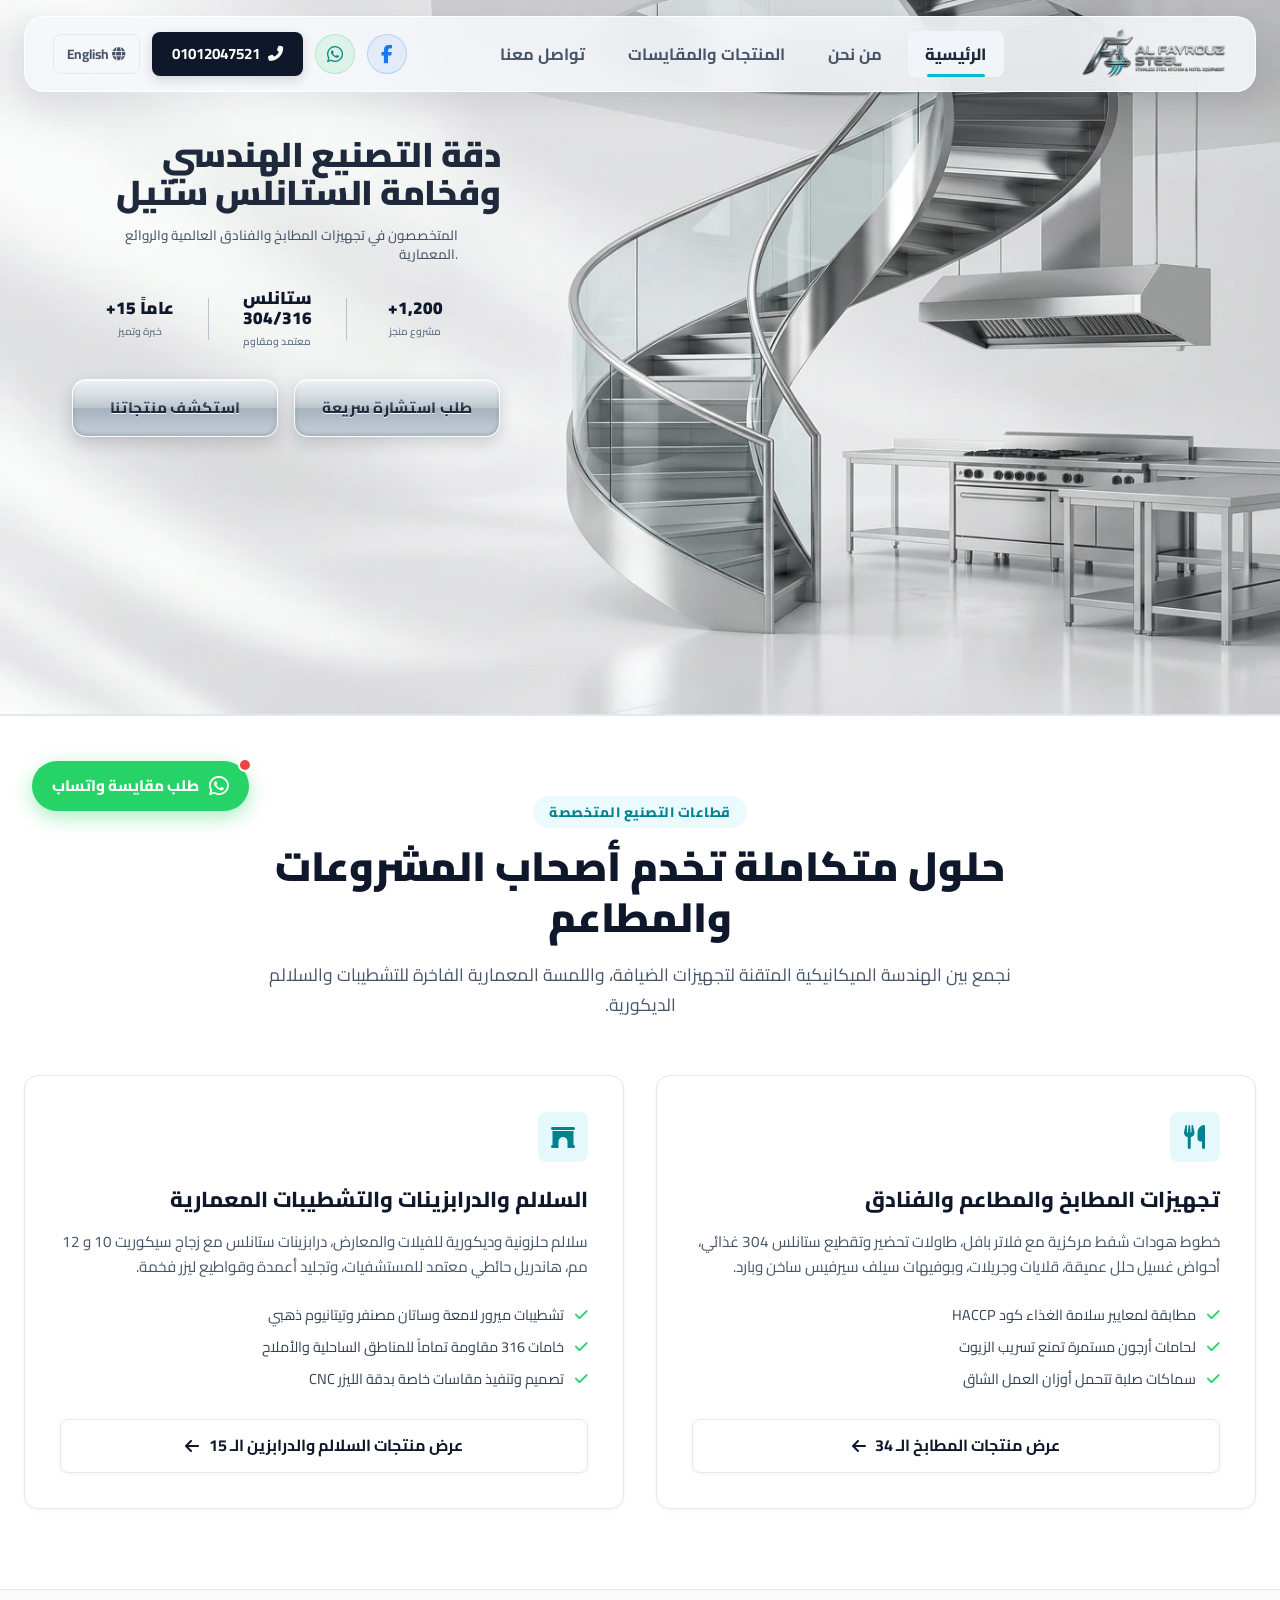
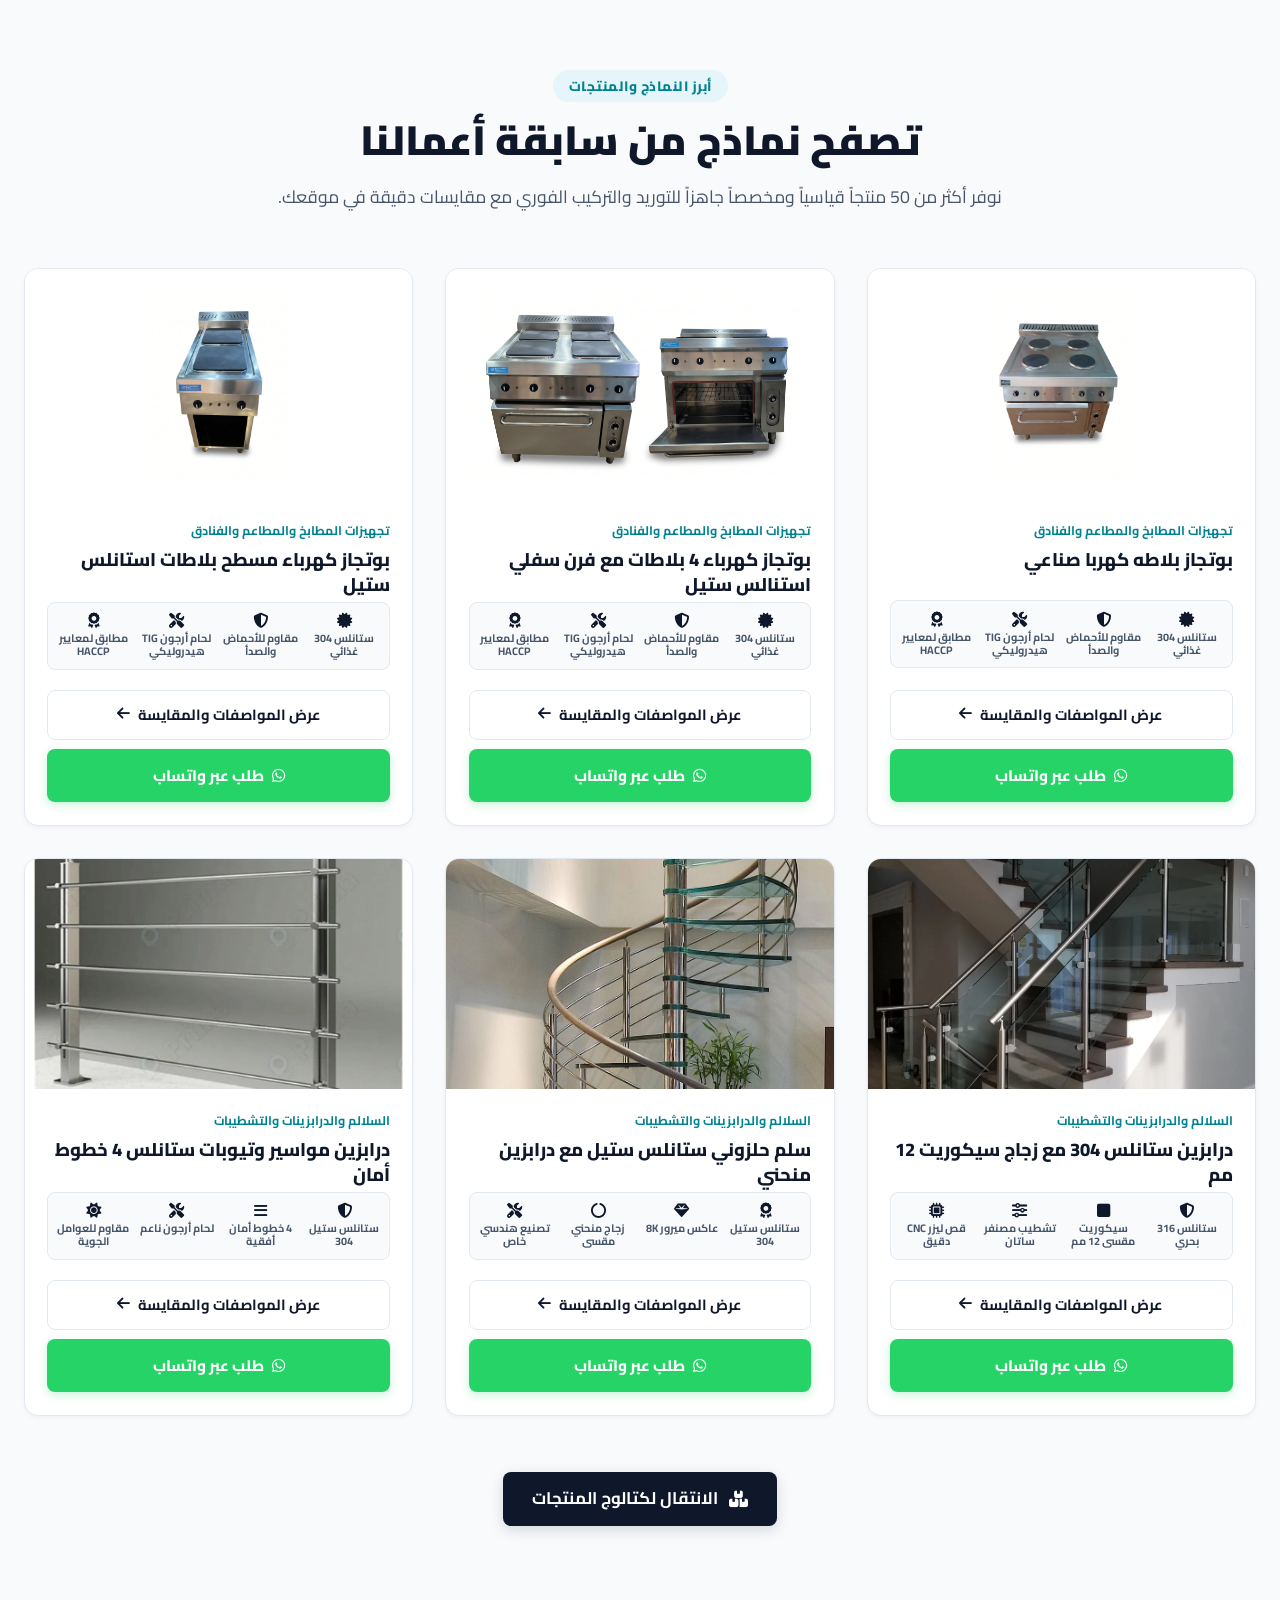
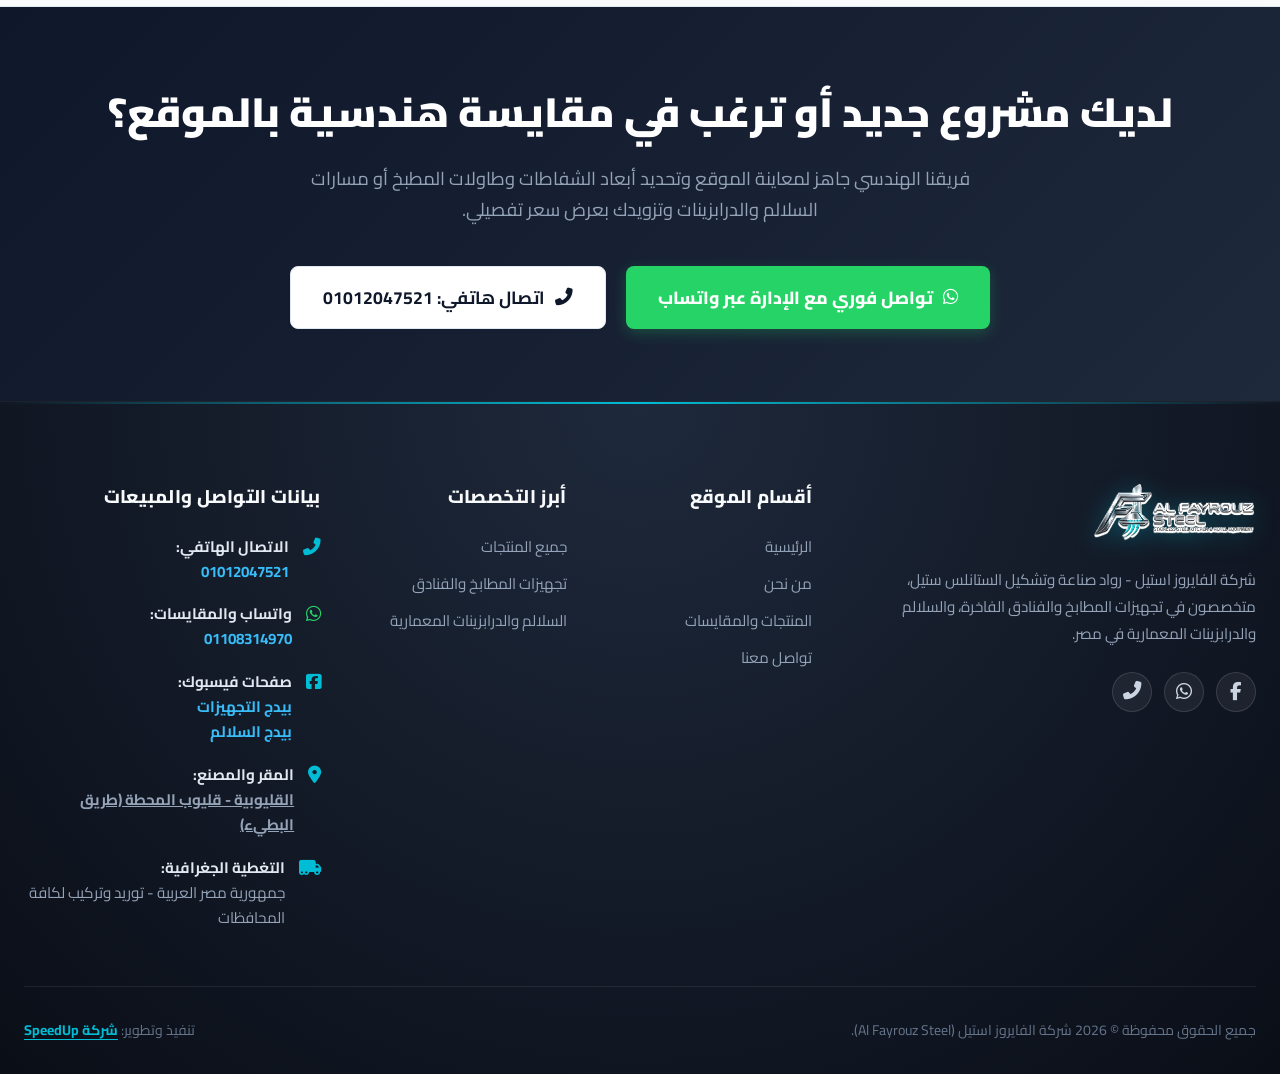
<file: index.html>
<!DOCTYPE html>
<html lang="ar" dir="rtl">
<head>
  <meta charset="UTF-8" />
  <meta name="viewport" content="width=device-width, initial-scale=1.0" />
  
  <!-- Instant Anti-Flicker Bilingual Engine Pre-Init (Zero Flash of Arabic when English active) -->
  <script>
    (function() {
      var urlParams = new URLSearchParams(window.location.search);
      var paramLang = urlParams.get('lang');
      if (paramLang === 'ar' || paramLang === 'en') {
        localStorage.setItem('alfayrouz_lang', paramLang);
      }
      var lang = localStorage.getItem('alfayrouz_lang') || 'ar';
      document.documentElement.lang = lang;
      document.documentElement.dir = (lang === 'en') ? 'ltr' : 'rtl';
      if (lang === 'en') {
        document.documentElement.classList.add('ltr-mode', 'lang-en-init');
      }
    })();
  </script>
  <!-- SEO Primary Meta Tags -->
  <title>الفايروز استيل | تصنيع وتوريد تجهيزات المطابخ والفنادق والسلالم الستانلس</title>
  <meta name="description" content="شركة الفايروز استيل - ريادة تصنيع وتوريد تجهيزات مطابخ المطاعم والفنادق والسلالم المعمارية والدرابزينات من خامات الستانلس ستيل 304 و 316. توريد وتركيب لكافة محافظات مصر. هاتف: 01012047521 | واتساب: 01108314970." />
  <meta name="keywords" content="الفايروز استيل, استانلس ستيل, تجهيزات مطابخ مطاعم, هودات مداخن ستانلس, طاولات استانلس 304, احواض استانلس, سلالم حلزونية, درابزين زجاج سيكوريت, هاندريل مستشفيات, تصنيع استانلس مصر, Al Fayrouz Steel" />
  <meta name="author" content="شركة الفايروز استيل - Al Fayrouz Steel" />
  <meta name="robots" content="index, follow, max-snippet:-1, max-image-preview:large, max-video-preview:-1" />
  <meta name="theme-color" content="#0f172a" />
  <link rel="canonical" href="https://alfayrouzsteel.com/" />
  <link rel="alternate" hreflang="ar" href="https://alfayrouzsteel.com/" />
  <link rel="alternate" hreflang="en" href="https://alfayrouzsteel.com/?lang=en" />
  <link rel="alternate" hreflang="x-default" href="https://alfayrouzsteel.com/" />

  <!-- Localized Geo Targeting (Egypt - Qalyubia / Greater Cairo) -->
  <meta name="geo.region" content="EG-KB" />
  <meta name="geo.placename" content="Qalyub, Al-Qalyubia, Egypt" />
  <meta name="geo.position" content="30.180586;31.227800" />
  <meta name="ICBM" content="30.180586, 31.227800" />
  <meta name="DC.title" content="الفايروز استيل | لتجهيزات المطابخ والسلالم الستانلس" />
  <meta name="DC.creator" content="شركة الفايروز استيل - Al Fayrouz Steel" />
  <meta name="DC.coverage" content="Egypt, Qalyubia, Cairo, Giza, Alexandria" />
  <meta name="DC.language" content="ar" />

  <!-- Open Graph / Facebook -->
  <meta property="og:type" content="website" />
  <meta property="og:url" content="https://alfayrouzsteel.com/" />
  <meta property="og:title" content="الفايروز استيل | لتجهيزات المطابخ والفنادق والسلالم والدرابزينات الستانلس" />
  <meta property="og:description" content="ريادة تصنيع وتوريد تجهيزات المطابخ والفنادق والسلالم المعمارية والدرابزينات من خامات الستانلس ستيل 304 و 316 بأعلى معايير الدقة الهندسية." />
  <meta property="og:image" content="https://alfayrouzsteel.com/assets/hero_clean_stage.webp" />
  <meta property="og:image:secure_url" content="https://alfayrouzsteel.com/assets/hero_clean_stage.webp" />
  <meta property="og:image:type" content="image/webp" />
  <meta property="og:image:width" content="1200" />
  <meta property="og:image:height" content="630" />
  <meta property="og:image:alt" content="شركة الفايروز استيل لتجهيزات المطابخ والفنادق والسلالم الستانلس" />
  <meta property="og:site_name" content="الفايروز استيل - Al Fayrouz Steel" />
  <meta property="og:locale" content="ar_AR" />
  <meta property="og:locale:alternate" content="en_US" />

  <!-- Twitter Card -->
  <meta name="twitter:card" content="summary_large_image" />
  <meta name="twitter:title" content="الفايروز استيل | لتجهيزات المطابخ والسلالم الستانلس" />
  <meta name="twitter:description" content="تجهيزات مطابخ ومطاعم وسلالم درابزين ستانلس 304 و 316 بمصر." />
  <meta name="twitter:image" content="https://alfayrouzsteel.com/assets/hero_clean_stage.webp" />
  <meta name="twitter:image:alt" content="شركة الفايروز استيل" />

  <!-- Favicon (WebP) -->
  <link rel="icon" type="image/webp" href="assets/logo.webp" />

  <!-- High-Performance Font Preloads (0ms local rendering, zero font shifting) -->
  <link rel="preload" href="fonts/cairo-0.woff2" as="font" type="font/woff2" crossorigin />
  <link rel="preload" href="fonts/cairo-9.woff2" as="font" type="font/woff2" crossorigin />
  <link rel="preload" href="fonts/fa-solid-900.woff2" as="font" type="font/woff2" crossorigin />

  <!-- Local High-Speed Fonts & Icons (100% Local, 0ms Instant Load, Zero Broken Squares) -->
  <link rel="stylesheet" href="css/cairo-local.css" />
  <link rel="stylesheet" href="css/fontawesome-local.css" />

  <!-- Master Stylesheet -->
  <link rel="stylesheet" href="css/style.css" />

  <!-- Structured Data JSON-LD (LocalBusiness, Manufacturer & WebSite) -->
  <script type="application/ld+json">
  [
    {
      "@context": "https://schema.org",
      "@type": ["LocalBusiness", "ManufacturingBusiness"],
      "name": "شركة الفايروز استيل لتجهيزات الستانلس ستيل",
      "alternateName": "Al Fayrouz Steel",
      "image": "https://alfayrouzsteel.com/assets/hero_clean_stage.webp",
      "logo": "https://alfayrouzsteel.com/assets/logo.webp",
      "telephone": "+201012047521",
      "url": "https://alfayrouzsteel.com",
      "priceRange": "$$",
      "currenciesAccepted": "EGP",
      "paymentAccepted": "Cash, Bank Transfer, Visa",
      "address": {
        "@type": "PostalAddress",
        "streetAddress": "طريق مصر إسكندرية الزراعي (طريق البطيء) - قليوب المحطة",
        "addressLocality": "قليوب",
        "addressRegion": "القليوبية",
        "postalCode": "13611",
        "addressCountry": "EG"
      },
      "hasMap": "https://maps.app.goo.gl/yWB5pG5dzHCzzxS78",
      "geo": {
        "@type": "GeoCoordinates",
        "latitude": 30.1805862,
        "longitude": 31.2277999
      },
      "areaServed": [
        { "@type": "Country", "name": "Egypt" },
        { "@type": "AdministrativeArea", "name": "القاهرة" },
        { "@type": "AdministrativeArea", "name": "الجيزة" },
        { "@type": "AdministrativeArea", "name": "القليوبية" },
        { "@type": "AdministrativeArea", "name": "الإسكندرية" }
      ],
      "contactPoint": [
        {
          "@type": "ContactPoint",
          "telephone": "+201012047521",
          "contactType": "sales",
          "areaServed": "EG",
          "availableLanguage": ["Arabic", "English"]
        },
        {
          "@type": "ContactPoint",
          "telephone": "+201108314970",
          "contactType": "technical support",
          "contactOption": "WhatsApp",
          "areaServed": "EG",
          "availableLanguage": ["Arabic", "English"]
        }
      ],
      "openingHoursSpecification": [
        {
          "@type": "OpeningHoursSpecification",
          "dayOfWeek": ["Saturday", "Sunday", "Monday", "Tuesday", "Wednesday", "Thursday"],
          "opens": "09:00",
          "closes": "22:00"
        },
        {
          "@type": "OpeningHoursSpecification",
          "dayOfWeek": ["Friday"],
          "opens": "13:00",
          "closes": "20:00"
        }
      ],
      "sameAs": [
        "https://www.facebook.com/profile.php?id=61580929554967",
        "https://www.facebook.com/profile.php?id=61592318002713"
      ]
    },
    {
      "@context": "https://schema.org",
      "@type": "WebSite",
      "name": "الفايروز استيل - Al Fayrouz Steel",
      "url": "https://alfayrouzsteel.com",
      "inLanguage": ["ar", "en"],
      "description": "تصنيع وتوريد تجهيزات المطابخ والفنادق والسلالم والدرابزينات الستانلس ستيل في مصر"
    }
  ]
  </script>
</head>
<body class="home-page">

  <!-- Site Header (Fades in when scrolling down) -->
  <header class="site-header">
    <div class="container">
      <nav class="navbar">
        <a href="index.html" class="brand-logo" title="الفايروز استيل">
          <img src="assets/logo.webp" alt="لوجو الفايروز استيل - Al Fayrouz Steel" />
        </a>

        <!-- Desktop Navigation Links -->
        <div class="nav-links">
          <a href="index.html" class="nav-link active">
            <span data-i18n="nav_home">الرئيسية</span>
          </a>
          <a href="about.html" class="nav-link">
            <span data-i18n="nav_about">من نحن</span>
          </a>
          <a href="products.html" class="nav-link">
            <span data-i18n="nav_products">المنتجات والمقايسات</span>
          </a>
          <a href="contact.html" class="nav-link">
            <span data-i18n="nav_contact">تواصل معنا</span>
          </a>
        </div>

        <!-- Header Actions -->
        <div class="header-actions">
          <div class="fb-dropdown-wrapper">
            <button type="button" class="social-link fb fb-dropdown-trigger" title="صفحات فيسبوك الرسمية" aria-label="صفحات فيسبوك الرسمية" aria-expanded="false">
              <i class="fab fa-facebook-f"></i>
            </button>
            <div class="fb-dropdown-menu" role="menu">
              <a href="https://www.facebook.com/profile.php?id=61580929554967" target="_blank" rel="noopener noreferrer" class="fb-dropdown-item" role="menuitem">
                <span class="fb-dropdown-icon"><i class="fab fa-facebook-f"></i></span>
                <span data-i18n="footer_fb_kitchen">بيدج التجهيزات</span>
              </a>
              <a href="https://www.facebook.com/profile.php?id=61592318002713" target="_blank" rel="noopener noreferrer" class="fb-dropdown-item" role="menuitem">
                <span class="fb-dropdown-icon"><i class="fab fa-facebook-f"></i></span>
                <span data-i18n="footer_fb_stairs">بيدج السلالم</span>
              </a>
            </div>
          </div>
          <a href="https://wa.me/201108314970" target="_blank" rel="noopener noreferrer" class="social-link wa" title="محادثة واتساب مباشرة">
            <i class="fab fa-whatsapp"></i>
          </a>
          <a href="tel:01012047521" class="btn-header-call">
            <i class="fas fa-phone-alt"></i>
            <span data-i18n="call_btn_text">01012047521</span>
          </a>
          <button class="lang-toggle" title="Switch Language" aria-label="تبديل اللغة">
            <i class="fas fa-globe"></i>
            <span class="lang-text" data-i18n="lang_toggle_text">English</span>
          </button>
          
          <!-- Mobile Hamburger -->
          <button class="hamburger-btn" aria-label="فتح القائمة">
            <i class="fas fa-bars"></i>
          </button>
        </div>
      </nav>
    </div>
  </header>

  <!-- Mobile Nav Drawer -->
  <div class="mobile-nav">
    <a href="index.html" class="nav-link active" data-i18n="nav_home">الرئيسية</a>
    <a href="about.html" class="nav-link" data-i18n="nav_about">من نحن</a>
    <a href="products.html" class="nav-link" data-i18n="nav_products">المنتجات والمقايسات</a>
    <a href="contact.html" class="nav-link" data-i18n="nav_contact">تواصل معنا</a>
    <div style="display: flex; gap: 1rem; margin-top: 1rem;">
      <a href="tel:01012047521" class="btn btn-primary" style="flex: 1;">
        <i class="fas fa-phone-alt"></i> 01012047521
      </a>
      <a href="https://wa.me/201108314970" target="_blank" class="btn btn-whatsapp" style="flex: 1;">
        <i class="fab fa-whatsapp"></i> واتساب
      </a>
    </div>
    <div class="mobile-lang-wrap" style="margin-top: 0.5rem; padding-top: 1rem; border-top: 1px solid var(--steel-border);">
      <button class="lang-toggle mobile-nav-lang-btn" title="Switch Language" aria-label="تبديل اللغة" style="width: 100%; display: flex; align-items: center; justify-content: center; gap: 0.6rem; padding: 0.75rem 1rem; font-size: 1rem; border-radius: 10px; background: #f8fafc; border: 1px solid var(--steel-border); color: #0f172a; font-weight: 700; cursor: pointer;">
        <i class="fas fa-globe"></i>
        <span class="lang-text" data-i18n="lang_toggle_text">English</span>
      </button>
    </div>
  </div>

  <main>
    <!-- Master Hero Section (Real Coded HTML/CSS with Studio Background) -->
    <section class="master-hero-section">
      <div class="master-hero-stage">
        <img src="assets/hero_clean_stage.webp" alt="Al Fayrouz Steel - Engineering Perfection in Stainless Steel" class="master-hero-bg" />
        
        <!-- Real Coded Hero Typography, Live Stats & 3D Metallic Buttons -->
        <div class="hero-coded-content">
          <h1 class="hero-code-title" data-i18n="hero_title">
            دقة التصنيع الهندسي<br />
            وفخامة الستانلس ستيل
          </h1>

          <p class="hero-code-subtitle" data-i18n="hero_subtitle">
            المتخصصون في تجهيزات المطابخ والفنادق العالمية والروائع المعمارية.
          </p>

          <!-- Live Dynamic Animated Counters -->
          <div class="hero-code-stats">
            <div class="hero-stat-col">
              <div class="hero-stat-main">+<span class="counter" data-target="15">0</span> <span data-i18n="hero_stat1_unit">عاماً</span></div>
              <div class="hero-stat-lbl" data-i18n="hero_stat1_lbl">خبرة وتميز</div>
            </div>
            <div class="hero-stat-sep"></div>
            <div class="hero-stat-col">
              <div class="hero-stat-main" data-i18n="hero_stat2_val">ستانلس 304/316</div>
              <div class="hero-stat-lbl" data-i18n="hero_stat2_lbl">معتمد ومقاوم</div>
            </div>
            <div class="hero-stat-sep"></div>
            <div class="hero-stat-col">
              <div class="hero-stat-main">+<span class="counter" data-target="1200">0</span></div>
              <div class="hero-stat-lbl" data-i18n="hero_stat3_lbl">مشروع منجز</div>
            </div>
          </div>

          <!-- Real 3D Metallic Embossed Pill Buttons -->
          <div class="hero-code-buttons">
            <a href="products.html" class="btn-3d-metallic" title="استكشف كتالوج المنتجات">
              <span class="btn-3d-text" data-i18n="hero_btn_explore">استكشف منتجاتنا</span>
            </a>
            <a href="https://wa.me/201108314970?text=%D8%A7%D9%84%D8%B3%D9%84%D8%A7%D9%85%20%D8%B9%D9%84%D9%8A%D9%83%D9%85%20%D8%B4%D8%B1%D9%83%D8%A9%20%D8%A7%D9%84%D9%81%D8%A7%D9%8A%D8%B1%D9%88%D8%B2%20%D8%A7%D8%B3%D8%AA%D9%8A%D9%84%D8%8C%20%D8%A3%D8%B1%D8%BA%D8%A8%20%D9%81%D9%8A%20%D8%B7%D9%84%D8%A8%20%D8%A7%D8%B3%D8%AA%D8%B4%D8%A7%D8%B1%D8%A9%20%D9%88%D9%85%D8%B9%D8%A7%D9%8A%D9%86%D8%A9%20%D9%85%D9%88%D9%82%D8%B9%20%D9%85%D8%AC%D8%A7%D9%86%D9%8A%D8%A9" target="_blank" rel="noopener noreferrer" class="btn-3d-metallic" title="طلب استشارة ومعاينة مجانية">
              <span class="btn-3d-text" data-i18n="hero_btn_consult">طلب استشارة سريعة</span>
            </a>
          </div>
        </div>

      </div>
    </section>

    <!-- Divisions Overview Section -->
    <section class="section alt-bg">
      <div class="container">
        <div class="section-header">
          <span class="section-tag" data-i18n="div_tag">قطاعات التصنيع المتخصصة</span>
          <h2 class="section-title" data-i18n="div_title">حلول متكاملة تخدم أصحاب المشروعات والمطاعم</h2>
          <p class="section-subtitle" data-i18n="div_subtitle">
            نجمع بين الهندسة الميكانيكية المتقنة لتجهيزات الضيافة، واللمسة المعمارية الفاخرة للتشطيبات والسلالم الديكورية.
          </p>
        </div>

        <div style="display: grid; grid-template-columns: repeat(auto-fit, minmax(320px, 1fr)); gap: 2rem;">
          
          <!-- Division 1 -->
          <div style="background: #ffffff; border: 1px solid var(--steel-border); border-radius: var(--radius-md); padding: 2.2rem; box-shadow: var(--shadow-sm); transition: transform 0.3s ease;">
            <div style="width: 50px; height: 50px; background: rgba(0, 188, 212, 0.1); color: #00838f; border-radius: var(--radius-sm); display: flex; align-items: center; justify-content: center; font-size: 1.5rem; margin-bottom: 1.25rem;">
              <i class="fas fa-utensils"></i>
            </div>
            <h3 style="font-size: 1.35rem; font-weight: 800; color: #0f172a; margin-bottom: 0.75rem;" data-i18n="div1_title">
              تجهيزات المطابخ والمطاعم والفنادق
            </h3>
            <p style="color: #475569; font-size: 0.95rem; line-height: 1.65; margin-bottom: 1.5rem;" data-i18n="div1_desc">
              خطوط هودات شفط مركزية مع فلاتر بافل، طاولات تحضير وتقطيع ستانلس 304 غذائي، أحواض غسيل حلل عميقة، قلايات وجريلات، وبوفيهات سيلف سيرفيس ساخن وبارد.
            </p>
            <ul style="display: flex; flex-direction: column; gap: 0.5rem; margin-bottom: 1.75rem; font-size: 0.9rem; color: #334155;">
              <li><i class="fas fa-check" style="color: #25D366; margin-left: 0.5rem;"></i> <span data-i18n="div1_feat1">مطابقة لمعايير سلامة الغذاء كود HACCP</span></li>
              <li><i class="fas fa-check" style="color: #25D366; margin-left: 0.5rem;"></i> <span data-i18n="div1_feat2">لحامات أرجون مستمرة تمنع تسريب الزيوت</span></li>
              <li><i class="fas fa-check" style="color: #25D366; margin-left: 0.5rem;"></i> <span data-i18n="div1_feat3">سماكات صلبة تتحمل أوزان العمل الشاق</span></li>
            </ul>
            <a href="products.html?category=kitchen#products-catalog-section" class="btn btn-secondary" style="width: 100%;">
              <span data-i18n="div1_btn">عرض منتجات المطابخ الـ 34</span> <i class="fas fa-arrow-left"></i>
            </a>
          </div>

          <!-- Division 2 -->
          <div style="background: #ffffff; border: 1px solid var(--steel-border); border-radius: var(--radius-md); padding: 2.2rem; box-shadow: var(--shadow-sm); transition: transform 0.3s ease;">
            <div style="width: 50px; height: 50px; background: rgba(0, 188, 212, 0.1); color: #00838f; border-radius: var(--radius-sm); display: flex; align-items: center; justify-content: center; font-size: 1.5rem; margin-bottom: 1.25rem;">
              <i class="fas fa-archway"></i>
            </div>
            <h3 style="font-size: 1.35rem; font-weight: 800; color: #0f172a; margin-bottom: 0.75rem;" data-i18n="div2_title">
              السلالم والدرابزينات والتشطيبات المعمارية
            </h3>
            <p style="color: #475569; font-size: 0.95rem; line-height: 1.65; margin-bottom: 1.5rem;" data-i18n="div2_desc">
              سلالم حلزونية وديكورية للفيلات والمعارض، درابزينات ستانلس مع زجاج سيكوريت 10 و 12 مم، هاندريل حائطي معتمد للمستشفيات، وتجليد أعمدة وقواطيع ليزر فخمة.
            </p>
            <ul style="display: flex; flex-direction: column; gap: 0.5rem; margin-bottom: 1.75rem; font-size: 0.9rem; color: #334155;">
              <li><i class="fas fa-check" style="color: #25D366; margin-left: 0.5rem;"></i> <span data-i18n="div2_feat1">تشطيبات ميرور لامعة وساتان مصنفر وتيتانيوم ذهبي</span></li>
              <li><i class="fas fa-check" style="color: #25D366; margin-left: 0.5rem;"></i> <span data-i18n="div2_feat2">خامات 316 مقاومة تماماً للمناطق الساحلية والأملاح</span></li>
              <li><i class="fas fa-check" style="color: #25D366; margin-left: 0.5rem;"></i> <span data-i18n="div2_feat3">تصميم وتنفيذ مقاسات خاصة بدقة الليزر CNC</span></li>
            </ul>
            <a href="products.html?category=architectural#products-catalog-section" class="btn btn-secondary" style="width: 100%;">
              <span data-i18n="div2_btn">عرض منتجات السلالم والدرابزين الـ 15</span> <i class="fas fa-arrow-left"></i>
            </a>
          </div>

        </div>
      </div>
    </section>

    <!-- Featured Products Teaser -->
    <section class="section">
      <div class="container">
        <div class="section-header">
          <span class="section-tag" data-i18n="feat_tag">أبرز النماذج والمنتجات</span>
          <h2 class="section-title" data-i18n="feat_title">تصفح نماذج من سابقة أعمالنا</h2>
          <p class="section-subtitle" data-i18n="feat_subtitle">
            نوفر أكثر من 50 منتجاً قياسياً ومخصصاً جاهزاً للتوريد والتركيب الفوري مع مقايسات دقيقة في موقعك.
          </p>
        </div>

        <!-- Live Dynamic Grid preview (First 6 items) -->
        <div id="products-grid" class="products-grid">
          <!-- Rendered via JS -->
        </div>

        <div style="text-align: center; margin-top: 3.5rem;">
          <a href="products.html?category=all#products-catalog-section" class="btn btn-primary" style="padding: 0.85rem 1.85rem; font-size: 1.05rem; display: inline-flex; align-items: center; justify-content: center; gap: 0.65rem;">
            <i class="fas fa-boxes"></i> <span data-i18n="feat_all_btn">الانتقال لكتالوج المنتجات</span>
          </a>
        </div>
      </div>
    </section>

    <!-- Call To Action Banner -->
    <section style="background: linear-gradient(135deg, #0f172a 0%, #1e293b 100%); color: #ffffff; padding: 4.5rem 0; border-top: 1px solid var(--steel-border);">
      <div class="container" style="text-align: center;">
        <h2 style="font-size: clamp(2rem, 3.2vw, 2.8rem); font-weight: 900; margin-bottom: 1rem;" data-i18n="cta_title">
          لديك مشروع جديد أو ترغب في مقايسة هندسية بالموقع؟
        </h2>
        <p style="font-size: 1.15rem; color: #94a3b8; max-width: 680px; margin: 0 auto 2.5rem; line-height: 1.7;" data-i18n="cta_subtitle">
          فريقنا الهندسي جاهز لمعاينة الموقع وتحديد أبعاد الشفاطات وطاولات المطبخ أو مسارات السلالم والدرابزينات وتزويدك بعرض سعر تفصيلي.
        </p>
        <div style="display: flex; justify-content: center; gap: 1.25rem; flex-wrap: wrap;">
          <a href="https://wa.me/201108314970?text=%D8%A7%D9%84%D8%B3%D9%84%D8%A7%D9%85%20%D8%B9%D9%84%D9%8A%D9%83%D9%85%20%D8%B4%D8%B1%D9%83%D8%A9%20%D8%A7%D9%84%D9%81%D8%A7%D9%8A%D8%B1%D9%88%D8%B2%20%D8%A7%D8%B3%D8%AA%D9%8A%D9%84%D8%8C%20%D8%A3%D8%B1%D8%BA%D8%A8%20%D9%81%D9%8A%20%D8%AD%D8%AC%D8%B2%20%D9%85%D8%B9%D8%A7%D9%8A%D9%86%D8%A9%20%D9%85%D9%88%D9%82%D8%B9%20%D9%88%D8%B9%D8%B1%D8%B6%20%D8%B3%D8%B9%D8%B1" target="_blank" rel="noopener noreferrer" class="btn btn-whatsapp" style="padding: 1rem 2rem; font-size: 1.1rem;">
            <i class="fab fa-whatsapp"></i> <span data-i18n="cta_wa_btn">تواصل فوري مع الإدارة عبر واتساب</span>
          </a>
          <a href="tel:01012047521" class="btn btn-secondary" style="padding: 1rem 2rem; font-size: 1.1rem;">
            <i class="fas fa-phone-alt"></i> <span data-i18n="cta_call_btn">اتصال هاتفي: 01012047521</span>
          </a>
        </div>
      </div>
    </section>
  </main>


  <!-- Floating Elements -->
  <div class="floating-widgets">
    <a href="https://wa.me/201108314970?text=%D8%A7%D9%84%D8%B3%D9%84%D8%A7%D9%85%20%D8%B9%D9%84%D9%8A%D9%83%D9%85%D8%8C%20%D8%A3%D8%B1%D8%BA%D8%A8%20%D9%81%D9%8A%20%D8%A7%D9%84%D8%A7%D8%B3%D8%AA%D9%81%D8%B3%D8%A7%D8%B1%20%D8%B9%D9%86%20%D9%85%D9%86%D8%AA%D8%AC%D8%A7%D8%AA%20%D8%A7%D9%84%D9%81%D8%A7%D9%8A%D8%B1%D9%88%D8%B2%20%D8%A7%D8%B3%D8%AA%D9%8A%D9%84" target="_blank" rel="noopener noreferrer" class="floating-wa-btn" title="تحدث معنا على واتساب">
      <span class="pulse-circle"></span>
      <i class="fab fa-whatsapp"></i>
      <span data-i18n="floating_wa_text">طلب مقايسة واتساب</span>
    </a>
    <button class="btn-scroll-top" title="الرجوع للأعلى">
      <i class="fas fa-chevron-up"></i>
    </button>
  </div>

  <!-- Site Footer (With 100% Transparent WebP Logo) -->
  <footer class="site-footer">
    <div class="container">
      <div class="footer-grid">
        
        <!-- Brand Info -->
        <div class="footer-brand">
          <img src="assets/logo_footer.webp" alt="لوجو الفايروز استيل" />
          <p data-i18n="footer_brand_desc">
            شركة <strong>الفايروز استيل</strong> - رواد صناعة وتشكيل الستانلس ستيل، متخصصون في تجهيزات المطابخ والفنادق الفاخرة، والسلالم والدرابزينات المعمارية في مصر.
          </p>
          <div class="footer-social-links">
            <div class="fb-dropdown-wrapper footer-fb-dropdown">
              <button type="button" class="social-link fb fb-dropdown-trigger" title="صفحات فيسبوك الرسمية" aria-label="صفحات فيسبوك الرسمية" aria-expanded="false">
                <i class="fab fa-facebook-f"></i>
              </button>
              <div class="fb-dropdown-menu" role="menu">
                <a href="https://www.facebook.com/profile.php?id=61580929554967" target="_blank" rel="noopener noreferrer" class="fb-dropdown-item" role="menuitem">
                  <span class="fb-dropdown-icon"><i class="fab fa-facebook-f"></i></span>
                  <span data-i18n="footer_fb_kitchen">بيدج التجهيزات</span>
                </a>
                <a href="https://www.facebook.com/profile.php?id=61592318002713" target="_blank" rel="noopener noreferrer" class="fb-dropdown-item" role="menuitem">
                  <span class="fb-dropdown-icon"><i class="fab fa-facebook-f"></i></span>
                  <span data-i18n="footer_fb_stairs">بيدج السلالم</span>
                </a>
              </div>
            </div>
            <a href="https://wa.me/201108314970" target="_blank" rel="noopener noreferrer" class="social-link wa" title="واتساب المبيعات والمقايسات">
              <i class="fab fa-whatsapp"></i>
            </a>
            <a href="tel:01012047521" class="social-link" title="اتصال هاتفي">
              <i class="fas fa-phone-alt"></i>
            </a>
          </div>
        </div>

        <!-- Quick Links -->
        <div class="footer-col">
          <h4 data-i18n="footer_sections_title">أقسام الموقع</h4>
          <div class="footer-links">
            <a href="index.html" data-i18n="nav_home">الرئيسية</a>
            <a href="about.html" data-i18n="nav_about">من نحن</a>
            <a href="products.html" data-i18n="nav_products">المنتجات والمقايسات</a>
            <a href="contact.html" data-i18n="nav_contact">تواصل معنا</a>
          </div>
        </div>

        <!-- Specializations -->
        <div class="footer-col">
          <h4 data-i18n="footer_specialties_title">أبرز التخصصات</h4>
          <div class="footer-links">
            <a href="products.html?category=all#products-catalog-section" data-i18n="footer_spec_1">جميع المنتجات</a>
            <a href="products.html?category=kitchen#products-catalog-section" data-i18n="footer_spec_2">تجهيزات المطابخ والفنادق</a>
            <a href="products.html?category=architectural#products-catalog-section" data-i18n="footer_spec_3">السلالم والدرابزينات المعمارية</a>
          </div>
        </div>

        <!-- Direct Contact -->
        <div class="footer-col">
          <h4 data-i18n="footer_contact_title">بيانات التواصل والمبيعات</h4>
          <div class="footer-contact-list">
            <div class="footer-contact-item">
              <i class="fas fa-phone-alt"></i>
              <div>
                <strong data-i18n="footer_phone_lbl">الاتصال الهاتفي:</strong><br />
                <a href="tel:01012047521">01012047521</a>
              </div>
            </div>
            <div class="footer-contact-item">
              <i class="fab fa-whatsapp" style="color: #25D366;"></i>
              <div>
                <strong data-i18n="footer_wa_lbl">واتساب والمقايسات:</strong><br />
                <a href="https://wa.me/201108314970" target="_blank" rel="noopener noreferrer">01108314970</a>
              </div>
            </div>
            <div class="footer-contact-item">
              <i class="fab fa-facebook-square"></i>
              <div>
                <strong data-i18n="footer_fb_lbl">صفحات فيسبوك:</strong><br />
                <a href="https://www.facebook.com/profile.php?id=61580929554967" target="_blank" rel="noopener noreferrer" data-i18n="footer_fb_kitchen">بيدج التجهيزات</a><br />
                <a href="https://www.facebook.com/profile.php?id=61592318002713" target="_blank" rel="noopener noreferrer" data-i18n="footer_fb_stairs">بيدج السلالم</a>
              </div>
            </div>
            <div class="footer-contact-item">
              <i class="fas fa-map-marker-alt"></i>
              <div>
                <strong data-i18n="footer_addr_lbl">المقر والمصنع:</strong><br />
                <a href="https://maps.app.goo.gl/yWB5pG5dzHCzzxS78" target="_blank" rel="noopener noreferrer" style="color: inherit; text-decoration: underline;" data-i18n="footer_addr_val">القليوبية - قليوب المحطة (طريق البطيء)</a>
              </div>
            </div>
            <div class="footer-contact-item">
              <i class="fas fa-truck-moving"></i>
              <div>
                <strong data-i18n="footer_cov_lbl">التغطية الجغرافية:</strong><br />
                <span data-i18n="footer_cov_val">جمهورية مصر العربية - توريد وتركيب لكافة المحافظات</span>
              </div>
            </div>
          </div>
        </div>

      </div>

      <div class="footer-bottom">
        <div data-i18n="footer_copy">جميع الحقوق محفوظة &copy; 2026 شركة الفايروز استيل (Al Fayrouz Steel).</div>
        <div data-i18n="footer_sub">تنفيذ وتطوير: <a href="https://speed-up.tech/" target="_blank" rel="noopener noreferrer" class="speedup-link">شركة SpeedUp</a></div>
      </div>
    </div>
  </footer>

  <!-- Modals -->
  <!-- Product Specifications & Details Modal -->
  <div id="detail-modal-overlay" class="modal-overlay" aria-hidden="true" role="dialog">
    <div class="modal-box detail-modal-box">
      <button type="button" class="modal-close-btn" onclick="window.AlFayrouzApp.closeModals()" aria-label="إغلاق">
        <i class="fas fa-times"></i>
      </button>
      <div id="detail-modal-content">
        <!-- Rendered via JS -->
      </div>
    </div>
  </div>

  <!-- Branded WhatsApp Order Modal (Matching screenshot) -->
  <div id="wa-modal-overlay" class="modal-overlay" aria-hidden="true" role="dialog">
    <div class="modal-box wa-order-modal-box">
      <!-- Modal Header -->
      <div class="wa-modal-header">
        <div class="wa-header-brand-wrap">
          <div class="wa-header-icon">
            <i class="fab fa-whatsapp"></i>
          </div>
          <div class="wa-header-text">
            <h3 data-i18n="wa_modal_title">طلب عبر واتساب</h3>
            <p data-i18n="wa_modal_subtitle">أرسل طلبك مباشرةً وسنرد فوراً</p>
          </div>
        </div>
        <button type="button" class="wa-header-close" onclick="window.AlFayrouzApp.closeModals()" aria-label="إغلاق">
          <i class="fas fa-times"></i>
        </button>
      </div>

      <!-- Modal Body -->
      <div class="wa-modal-body">
        <form id="wa-order-form">
          <!-- Field 1: Requested Product -->
          <div class="wa-form-group">
            <label for="wa-modal-prod-input" class="wa-form-label" data-i18n="wa_modal_prod_label">المنتج المطلوب</label>
            <div class="wa-input-wrapper">
              <input type="text" id="wa-modal-prod-input" class="wa-form-input" readonly />
              <span class="wa-input-icon"><i class="fas fa-cube"></i></span>
            </div>
          </div>

          <!-- Field 2: Full Name -->
          <div class="wa-form-group">
            <label for="wa-client-name" class="wa-form-label" data-i18n="wa_modal_name_label">الاسم الكريم</label>
            <div class="wa-input-wrapper">
              <input type="text" id="wa-client-name" class="wa-form-input" data-i18n-placeholder="wa_modal_name_ph" placeholder="أدخل اسمك بالكامل" required />
              <span class="wa-input-icon"><i class="fas fa-user"></i></span>
            </div>
          </div>

          <!-- Field 3: Phone Number -->
          <div class="wa-form-group">
            <label for="wa-client-phone" class="wa-form-label" data-i18n="wa_modal_phone_label">رقم الهاتف</label>
            <div class="wa-input-wrapper">
              <input type="tel" id="wa-client-phone" class="wa-form-input" data-i18n-placeholder="wa_modal_phone_ph" placeholder="مثال: 01000000000" required />
              <span class="wa-input-icon"><i class="fas fa-phone-alt"></i></span>
            </div>
          </div>

          <!-- Field 4: Address -->
          <div class="wa-form-group">
            <label for="wa-client-address" class="wa-form-label" data-i18n="wa_modal_addr_label">العنوان</label>
            <div class="wa-input-wrapper">
              <input type="text" id="wa-client-address" class="wa-form-input" data-i18n-placeholder="wa_modal_addr_ph" placeholder="المحافظة، المدينة، الشارع" />
              <span class="wa-input-icon"><i class="fas fa-map-marker-alt"></i></span>
            </div>
          </div>

          <!-- Field 5: Notes / Quantities -->
          <div class="wa-form-group">
            <label for="wa-client-notes" class="wa-form-label" data-i18n="wa_modal_notes_label">تفاصيل إضافية (اختياري)</label>
            <div class="wa-input-wrapper">
              <textarea id="wa-client-notes" class="wa-form-input wa-form-textarea" data-i18n-placeholder="wa_modal_notes_ph" placeholder="العدد المطلوب، المقاس، أو أي ملاحظات خاصة بالتوصيل..."></textarea>
              <span class="wa-input-icon"><i class="fas fa-file-alt"></i></span>
            </div>
          </div>

          <!-- Submit Button -->
          <button type="submit" class="wa-form-submit-btn">
            <i class="fab fa-whatsapp"></i>
            <span data-i18n="wa_modal_confirm_btn">تأكيد ومراسلة عبر واتساب</span>
          </button>
        </form>
      </div>
    </div>
  </div>

  <!-- Scripts -->
  <script src="js/products-data.js"></script>
  <script src="js/translations.js"></script>
  <script src="js/main.js"></script>

</body>
</html>
</file>
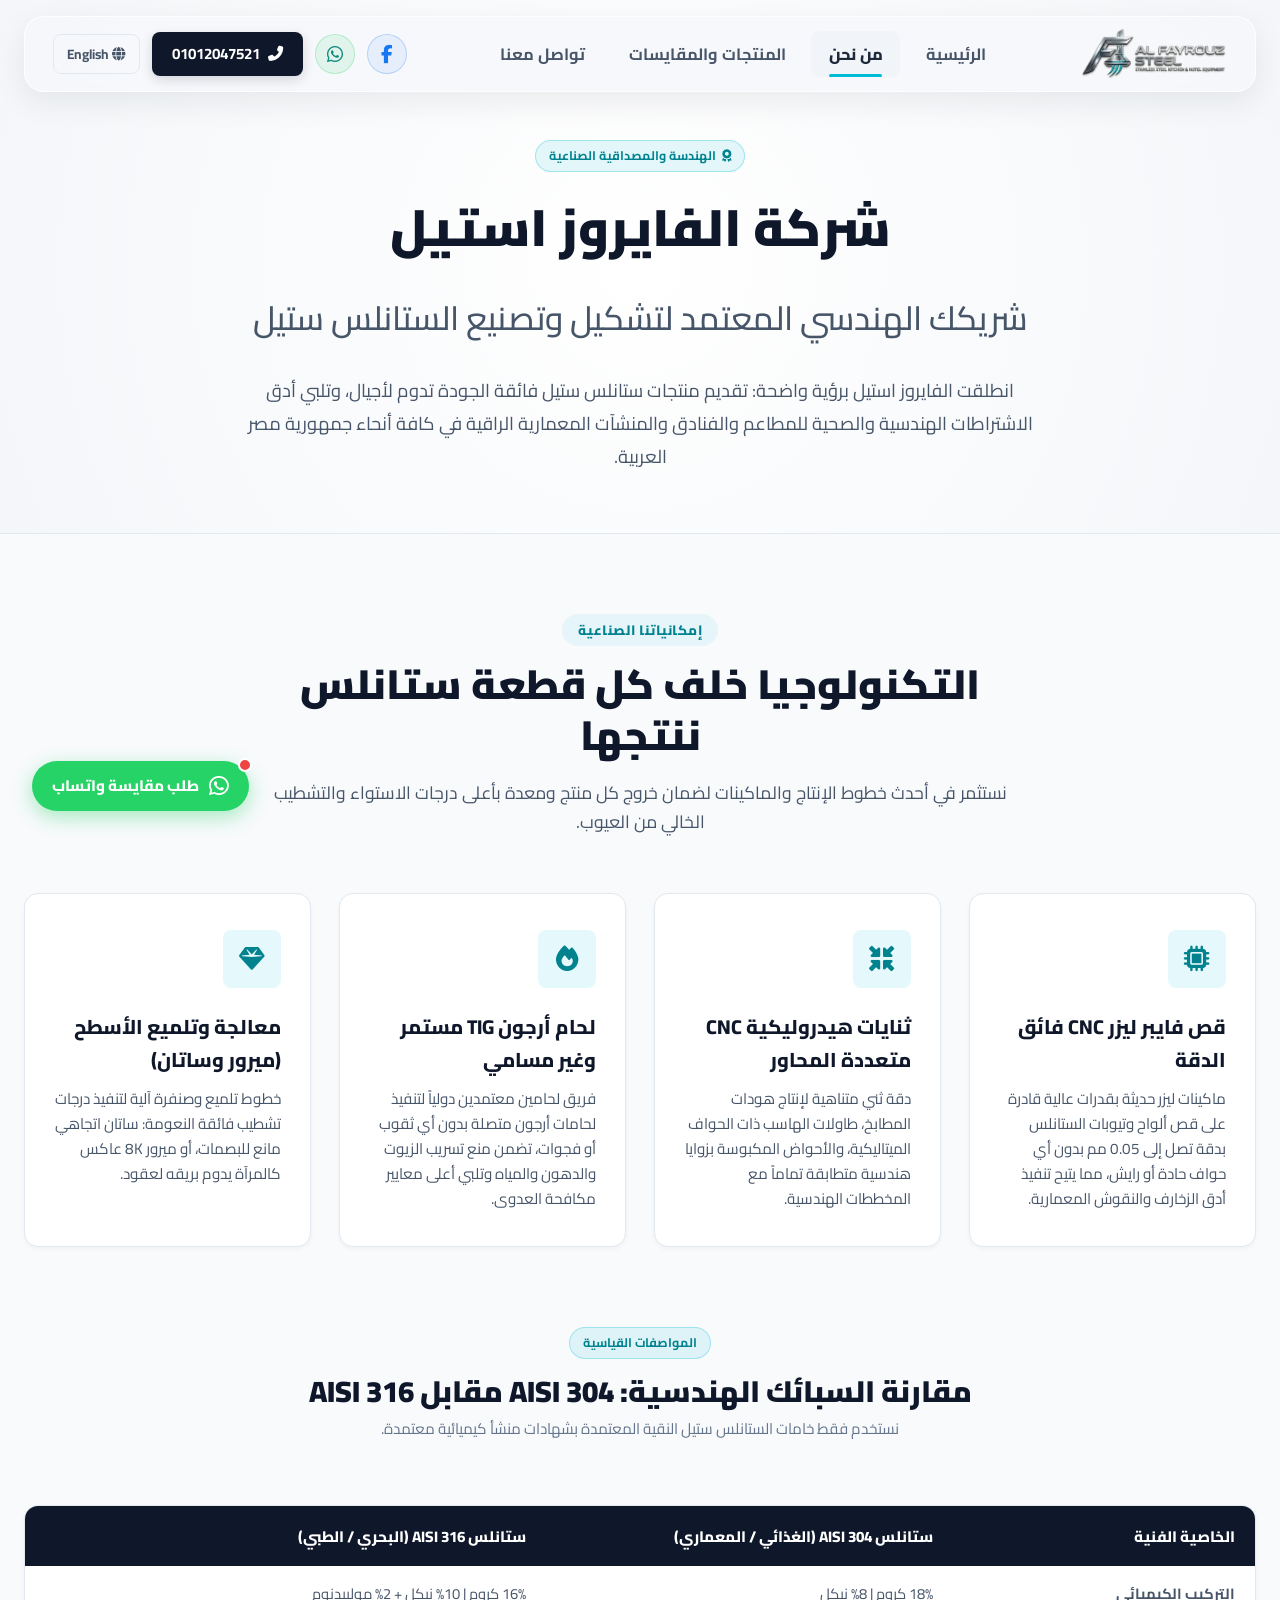
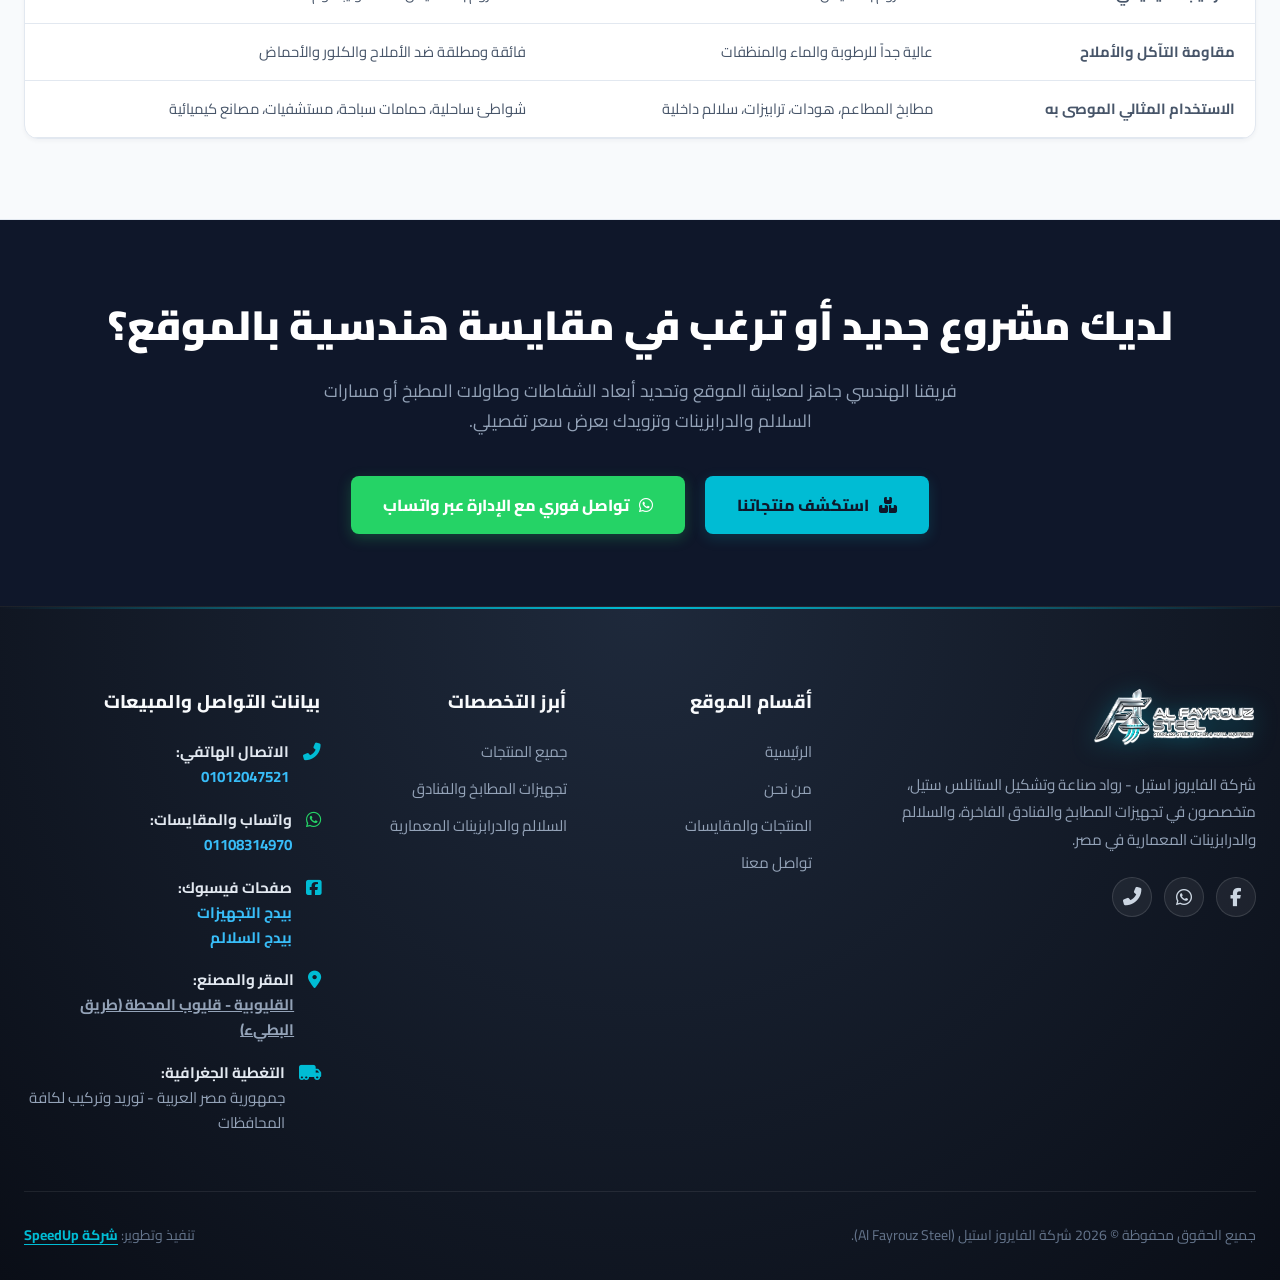
<file: about.html>
<!DOCTYPE html>
<html lang="ar" dir="rtl">
<head>
  <meta charset="UTF-8" />
  <meta name="viewport" content="width=device-width, initial-scale=1.0" />
  
  <!-- Instant Anti-Flicker Bilingual Engine Pre-Init (Zero Flash of Arabic when English active) -->
  <script>
    (function() {
      var urlParams = new URLSearchParams(window.location.search);
      var paramLang = urlParams.get('lang');
      if (paramLang === 'ar' || paramLang === 'en') {
        localStorage.setItem('alfayrouz_lang', paramLang);
      }
      var lang = localStorage.getItem('alfayrouz_lang') || 'ar';
      document.documentElement.lang = lang;
      document.documentElement.dir = (lang === 'en') ? 'ltr' : 'rtl';
      if (lang === 'en') {
        document.documentElement.classList.add('ltr-mode', 'lang-en-init');
      }
    })();
  </script>
  <!-- SEO Primary Meta Tags -->
  <title>من نحن وتاريخ التميز الهندسي | الفايروز استيل</title>
  <meta name="description" content="تعرف على شركة الفايروز استيل - ريادة تصنيع وتشكيل الستانلس ستيل في مصر، ماكينات فايبر ليزر CNC، لحام أرجون TIG، ومعايير الجودة العالمية لخامات AISI 304 و AISI 316." />
  <meta name="keywords" content="من نحن الفايروز استيل, مصنع ستانلس ستيل مصر, تشكيل ستانلس ليزر, لحام ارجون ستانلس, درجات الستانلس 304 و 316, Al Fayrouz Steel Egypt" />
  <meta name="author" content="شركة الفايروز استيل - Al Fayrouz Steel" />
  <meta name="robots" content="index, follow, max-snippet:-1, max-image-preview:large, max-video-preview:-1" />
  <meta name="theme-color" content="#0f172a" />
  <link rel="canonical" href="https://alfayrouzsteel.com/about.html" />
  <link rel="alternate" hreflang="ar" href="https://alfayrouzsteel.com/about.html" />
  <link rel="alternate" hreflang="en" href="https://alfayrouzsteel.com/about.html?lang=en" />
  <link rel="alternate" hreflang="x-default" href="https://alfayrouzsteel.com/about.html" />

  <!-- Localized Geo Targeting (Egypt - Qalyubia / Greater Cairo) -->
  <meta name="geo.region" content="EG-KB" />
  <meta name="geo.placename" content="Qalyub, Al-Qalyubia, Egypt" />
  <meta name="geo.position" content="30.180586;31.227800" />
  <meta name="ICBM" content="30.180586, 31.227800" />
  <meta name="DC.title" content="من نحن وتاريخ التميز الهندسي | الفايروز استيل" />
  <meta name="DC.creator" content="شركة الفايروز استيل - Al Fayrouz Steel" />
  <meta name="DC.coverage" content="Egypt, Qalyubia, Cairo, Giza, Alexandria" />
  <meta name="DC.language" content="ar" />

  <!-- Open Graph / Facebook -->
  <meta property="og:type" content="article" />
  <meta property="og:url" content="https://alfayrouzsteel.com/about.html" />
  <meta property="og:title" content="من نحن | الفايروز استيل لتجهيزات الستانلس ستيل" />
  <meta property="og:description" content="تاريخ من التميز في تشكيل الستانلس ستيل، خطوط إنتاج CNC فايبر ليزر، ومعايير الجودة العالمية لخامات 304 و 316." />
  <meta property="og:image" content="https://alfayrouzsteel.com/assets/hero_clean_stage.webp" />
  <meta property="og:image:secure_url" content="https://alfayrouzsteel.com/assets/hero_clean_stage.webp" />
  <meta property="og:image:type" content="image/webp" />
  <meta property="og:image:width" content="1200" />
  <meta property="og:image:height" content="630" />
  <meta property="og:image:alt" content="من نحن - شركة الفايروز استيل" />
  <meta property="og:site_name" content="الفايروز استيل - Al Fayrouz Steel" />
  <meta property="og:locale" content="ar_AR" />
  <meta property="og:locale:alternate" content="en_US" />

  <!-- Twitter Card -->
  <meta name="twitter:card" content="summary_large_image" />
  <meta name="twitter:title" content="من نحن | شركة الفايروز استيل" />
  <meta name="twitter:description" content="شريكك الهندسي المعتمد لتشكيل وتصنيع الستانلس ستيل في مصر." />
  <meta name="twitter:image" content="https://alfayrouzsteel.com/assets/hero_clean_stage.webp" />
  <meta name="twitter:image:alt" content="من نحن - شركة الفايروز استيل" />

  <!-- Favicon (WebP) -->
  <link rel="icon" type="image/webp" href="assets/logo.webp" />

  <!-- High-Performance Font Preloads (0ms local rendering, zero font shifting) -->
  <link rel="preload" href="fonts/cairo-0.woff2" as="font" type="font/woff2" crossorigin />
  <link rel="preload" href="fonts/cairo-9.woff2" as="font" type="font/woff2" crossorigin />
  <link rel="preload" href="fonts/fa-solid-900.woff2" as="font" type="font/woff2" crossorigin />

  <!-- Local High-Speed Fonts & Icons (100% Local, 0ms Instant Load, Zero Broken Squares) -->
  <link rel="stylesheet" href="css/cairo-local.css" />
  <link rel="stylesheet" href="css/fontawesome-local.css" />

  <!-- Master Stylesheet -->
  <link rel="stylesheet" href="css/style.css" />

  <!-- Structured Data JSON-LD (AboutPage, Organization & BreadcrumbList) -->
  <script type="application/ld+json">
  [
    {
      "@context": "https://schema.org",
      "@type": "AboutPage",
      "name": "من نحن - شركة الفايروز استيل",
      "description": "تعرف على تاريخ وإمكانيات شركة الفايروز استيل في تصنيع الستانلس ستيل وتجهيزات المطابخ والسلالم في مصر.",
      "url": "https://alfayrouzsteel.com/about.html",
      "mainEntity": {
        "@type": ["Organization", "ManufacturingBusiness"],
        "name": "شركة الفايروز استيل",
        "alternateName": "Al Fayrouz Steel",
        "telephone": "+201012047521",
        "url": "https://alfayrouzsteel.com",
        "logo": "https://alfayrouzsteel.com/assets/logo.webp",
        "image": "https://alfayrouzsteel.com/assets/hero_clean_stage.webp",
        "hasMap": "https://maps.app.goo.gl/yWB5pG5dzHCzzxS78",
        "address": {
          "@type": "PostalAddress",
          "streetAddress": "طريق مصر إسكندرية الزراعي (طريق البطيء) - قليوب المحطة",
          "addressLocality": "قليوب",
          "addressRegion": "القليوبية",
          "postalCode": "13611",
          "addressCountry": "EG"
        },
        "geo": {
          "@type": "GeoCoordinates",
          "latitude": 30.1805862,
          "longitude": 31.2277999
        },
        "sameAs": [
          "https://www.facebook.com/profile.php?id=61580929554967",
          "https://www.facebook.com/profile.php?id=61592318002713"
        ]
      }
    },
    {
      "@context": "https://schema.org",
      "@type": "BreadcrumbList",
      "itemListElement": [
        {
          "@type": "ListItem",
          "position": 1,
          "name": "الرئيسية",
          "item": "https://alfayrouzsteel.com/"
        },
        {
          "@type": "ListItem",
          "position": 2,
          "name": "من نحن",
          "item": "https://alfayrouzsteel.com/about.html"
        }
      ]
    }
  ]
  </script>
</head>
<body>

  <!-- Site Header -->
  <header class="site-header">
    <div class="container">
      <nav class="navbar">
        <a href="index.html" class="brand-logo" title="الفايروز استيل">
          <img src="assets/logo.webp" alt="لوجو الفايروز استيل - Al Fayrouz Steel" />
        </a>

        <!-- Desktop Navigation Links -->
        <div class="nav-links">
          <a href="index.html" class="nav-link">
            <span data-i18n="nav_home">الرئيسية</span>
          </a>
          <a href="about.html" class="nav-link active">
            <span data-i18n="nav_about">من نحن</span>
          </a>
          <a href="products.html" class="nav-link">
            <span data-i18n="nav_products">المنتجات والمقايسات</span>
          </a>
          <a href="contact.html" class="nav-link">
            <span data-i18n="nav_contact">تواصل معنا</span>
          </a>
        </div>

        <div class="header-actions">
          <div class="fb-dropdown-wrapper">
            <button type="button" class="social-link fb fb-dropdown-trigger" title="صفحات فيسبوك الرسمية" aria-label="صفحات فيسبوك الرسمية" aria-expanded="false">
              <i class="fab fa-facebook-f"></i>
            </button>
            <div class="fb-dropdown-menu" role="menu">
              <a href="https://www.facebook.com/profile.php?id=61580929554967" target="_blank" rel="noopener noreferrer" class="fb-dropdown-item" role="menuitem">
                <span class="fb-dropdown-icon"><i class="fab fa-facebook-f"></i></span>
                <span data-i18n="footer_fb_kitchen">بيدج التجهيزات</span>
              </a>
              <a href="https://www.facebook.com/profile.php?id=61592318002713" target="_blank" rel="noopener noreferrer" class="fb-dropdown-item" role="menuitem">
                <span class="fb-dropdown-icon"><i class="fab fa-facebook-f"></i></span>
                <span data-i18n="footer_fb_stairs">بيدج السلالم</span>
              </a>
            </div>
          </div>
          <a href="https://wa.me/201108314970" target="_blank" rel="noopener noreferrer" class="social-link wa" title="محادثة واتساب مباشرة">
            <i class="fab fa-whatsapp"></i>
          </a>
          <a href="tel:01012047521" class="btn-header-call">
            <i class="fas fa-phone-alt"></i>
            <span data-i18n="call_btn_text">01012047521</span>
          </a>
          <button class="lang-toggle" title="Switch Language" aria-label="تبديل اللغة">
            <i class="fas fa-globe"></i>
            <span class="lang-text" data-i18n="lang_toggle_text">English</span>
          </button>
          
          <button class="hamburger-btn" aria-label="فتح القائمة">
            <i class="fas fa-bars"></i>
          </button>
        </div>
      </nav>
    </div>
  </header>

  <!-- Mobile Nav Drawer -->
  <div class="mobile-nav">
    <a href="index.html" class="nav-link" data-i18n="nav_home">الرئيسية</a>
    <a href="about.html" class="nav-link active" data-i18n="nav_about">من نحن</a>
    <a href="products.html" class="nav-link" data-i18n="nav_products">المنتجات والمقايسات</a>
    <a href="contact.html" class="nav-link" data-i18n="nav_contact">تواصل معنا</a>
    <div style="display: flex; gap: 1rem; margin-top: 1rem;">
      <a href="tel:01012047521" class="btn btn-primary" style="flex: 1;">
        <i class="fas fa-phone-alt"></i> 01012047521
      </a>
      <a href="https://wa.me/201108314970" target="_blank" class="btn btn-whatsapp" style="flex: 1;">
        <i class="fab fa-whatsapp"></i> واتساب
      </a>
    </div>
    <div class="mobile-lang-wrap" style="margin-top: 0.5rem; padding-top: 1rem; border-top: 1px solid var(--steel-border);">
      <button class="lang-toggle mobile-nav-lang-btn" title="Switch Language" aria-label="تبديل اللغة" style="width: 100%; display: flex; align-items: center; justify-content: center; gap: 0.6rem; padding: 0.75rem 1rem; font-size: 1rem; border-radius: 10px; background: #f8fafc; border: 1px solid var(--steel-border); color: #0f172a; font-weight: 700; cursor: pointer;">
        <i class="fas fa-globe"></i>
        <span class="lang-text" data-i18n="lang_toggle_text">English</span>
      </button>
    </div>
  </div>

  <main>
    <!-- About Hero -->
    <section class="about-hero">
      <div class="container">
        <span class="badge-tag highlight" style="margin-bottom: 0.8rem;">
          <i class="fas fa-award"></i> <span data-i18n="about_tag">الهندسة والمصداقية الصناعية</span>
        </span>
        <h1 style="font-size: clamp(2.3rem, 4vw, 3.4rem); font-weight: 900; color: #0f172a; margin-bottom: 1.25rem;">
          <span data-i18n="about_hero_title">شركة الفايروز استيل</span> <br />
          <span style="font-weight: 500; font-size: 0.65em; color: #475569;" data-i18n="about_hero_sub">شريكك الهندسي المعتمد لتشكيل وتصنيع الستانلس ستيل</span>
        </h1>
        <p style="font-size: 1.15rem; color: #475569; max-width: 800px; margin: 0 auto; line-height: 1.8;" data-i18n="about_hero_p">
          انطلقت <strong>الفايروز استيل</strong> برؤية واضحة: تقديم منتجات ستانلس ستيل فائقة الجودة تدوم لأجيال، وتلبي أدق الاشتراطات الهندسية والصحية للمطاعم والفنادق والمنشآت المعمارية الراقية في كافة أنحاء جمهورية مصر العربية.
        </p>
      </div>
    </section>

    <!-- Manufacturing Pillars -->
    <section class="section">
      <div class="container">
        <div class="section-header">
          <span class="section-tag" data-i18n="about_pillars_tag">إمكانياتنا الصناعية</span>
          <h2 class="section-title" data-i18n="about_pillars_title">التكنولوجيا خلف كل قطعة ستانلس ننتجها</h2>
          <p class="section-subtitle" data-i18n="about_pillars_subtitle">
            نستثمر في أحدث خطوط الإنتاج والماكينات لضمان خروج كل منتج ومعدة بأعلى درجات الاستواء والتشطيب الخالي من العيوب.
          </p>
        </div>

        <div class="factory-pillars">
          
          <div class="pillar-card">
            <div class="pillar-icon">
              <i class="fas fa-microchip"></i>
            </div>
            <h3 data-i18n="pillar1_title">قص فايبر ليزر CNC فائق الدقة</h3>
            <p data-i18n="pillar1_desc">
              ماكينات ليزر حديثة بقدرات عالية قادرة على قص ألواح وتيوبات الستانلس بدقة تصل إلى 0.05 مم بدون أي حواف حادة أو رايش، مما يتيح تنفيذ أدق الزخارف والنقوش المعمارية.
            </p>
          </div>

          <div class="pillar-card">
            <div class="pillar-icon">
              <i class="fas fa-compress-arrows-alt"></i>
            </div>
            <h3 data-i18n="pillar2_title">ثنايات هيدروليكية CNC متعددة المحاور</h3>
            <p data-i18n="pillar2_desc">
              دقة ثني متناهية لإنتاج هودات المطابخ، طاولات الهاسب ذات الحواف الميتاليكية، والأحواض المكبوسة بزوايا هندسية متطابقة تماماً مع المخططات الهندسية.
            </p>
          </div>

          <div class="pillar-card">
            <div class="pillar-icon">
              <i class="fas fa-fire"></i>
            </div>
            <h3 data-i18n="pillar3_title">لحام أرجون TIG مستمر وغير مسامي</h3>
            <p data-i18n="pillar3_desc">
              فريق لحامين معتمدين دولياً لتنفيذ لحامات أرجون متصلة بدون أي ثقوب أو فجوات، تضمن منع تسريب الزيوت والدهون والمياه وتلبي أعلى معايير مكافحة العدوى.
            </p>
          </div>

          <div class="pillar-card">
            <div class="pillar-icon">
              <i class="fas fa-gem"></i>
            </div>
            <h3 data-i18n="pillar4_title">معالجة وتلميع الأسطح (ميرور وساتان)</h3>
            <p data-i18n="pillar4_desc">
              خطوط تلميع وصنفرة آلية لتنفيذ درجات تشطيب فائقة النعومة: ساتان اتجاهي مانع للبصمات، أو ميرور 8K عاكس كالمرآة يدوم بريقه لعقود.
            </p>
          </div>

        </div>

        <!-- Steel Grades Technical Comparison Table -->
        <div style="margin-top: 5rem;">
          <div style="text-align: center; margin-bottom: 2rem;">
            <span class="badge-tag highlight" data-i18n="comp_tag">المواصفات القياسية</span>
            <h3 style="font-size: 1.85rem; font-weight: 900; color: #0f172a; margin-top: 0.5rem;" data-i18n="comp_title">
              مقارنة السبائك الهندسية: AISI 304 مقابل AISI 316
            </h3>
            <p style="color: #64748b; font-size: 0.95rem;" data-i18n="comp_subtitle">
              نستخدم فقط خامات الستانلس ستيل النقية المعتمدة بشهادات منشأ كيميائية معتمدة.
            </p>
          </div>

          <div class="specs-comparison">
            <table class="comparison-table">
              <thead>
                <tr>
                  <th data-i18n="th_prop">الخاصية الفنية</th>
                  <th data-i18n="th_304">ستانلس AISI 304 (الغذائي / المعماري)</th>
                  <th data-i18n="th_316">ستانلس AISI 316 (البحري / الطبي)</th>
                </tr>
              </thead>
              <tbody>
                <tr>
                  <td><strong data-i18n="tr1_prop">التركيب الكيميائي</strong></td>
                  <td data-i18n="tr1_304">18% كروم | 8% نيكل</td>
                  <td data-i18n="tr1_316">16% كروم | 10% نيكل + 2% موليبدنوم</td>
                </tr>
                <tr>
                  <td><strong data-i18n="tr2_prop">مقاومة التآكل والأملاح</strong></td>
                  <td data-i18n="tr2_304">عالية جداً للرطوبة والماء والمنظفات</td>
                  <td data-i18n="tr2_316">فائقة ومطلقة ضد الأملاح والكلور والأحماض</td>
                </tr>
                <tr>
                  <td><strong data-i18n="tr3_prop">الاستخدام المثالي الموصى به</strong></td>
                  <td data-i18n="tr3_304">مطابخ المطاعم، هودات، ترابيزات، سلالم داخلية</td>
                  <td data-i18n="tr3_316">شواطئ ساحلية، حمامات سباحة، مستشفيات، مصانع كيميائية</td>
                </tr>
              </tbody>
            </table>
          </div>
        </div>

      </div>
    </section>

    <!-- Call To Action -->
    <section style="background: #0f172a; color: #ffffff; padding: 4.5rem 0; border-top: 1px solid var(--steel-border);">
      <div class="container" style="text-align: center;">
        <h2 style="font-size: clamp(2rem, 3.2vw, 2.6rem); font-weight: 900; margin-bottom: 1rem;" data-i18n="cta_title">
          لديك مشروع جديد أو ترغب في مقايسة هندسية بالموقع؟
        </h2>
        <p style="font-size: 1.1rem; color: #94a3b8; max-width: 650px; margin: 0 auto 2.5rem; line-height: 1.7;" data-i18n="cta_subtitle">
          فريقنا الهندسي جاهز لمعاينة الموقع وتحديد أبعاد الشفاطات وطاولات المطبخ أو مسارات السلالم والدرابزينات وتزويدك بعرض سعر تفصيلي.
        </p>
        <div style="display: flex; justify-content: center; gap: 1.25rem; flex-wrap: wrap;">
          <a href="products.html" class="btn btn-cyan" style="padding: 1rem 2rem;">
            <i class="fas fa-boxes"></i> <span data-i18n="hero_btn_explore">استكشف منتجاتنا</span>
          </a>
          <a href="https://wa.me/201108314970" target="_blank" rel="noopener noreferrer" class="btn btn-whatsapp" style="padding: 1rem 2rem;">
            <i class="fab fa-whatsapp"></i> <span data-i18n="cta_wa_btn">تواصل فوري مع الإدارة عبر واتساب</span>
          </a>
        </div>
      </div>
    </section>
  </main>

  <!-- Floating Elements -->
  <div class="floating-widgets">
    <a href="https://wa.me/201108314970?text=%D8%A7%D9%84%D8%B3%D9%84%D8%A7%D9%85%20%D8%B9%D9%84%D9%8A%D9%83%D9%85%D8%8C%20%D8%A3%D8%B1%D8%BA%D8%A8%20%D9%81%D9%8A%20%D8%A7%D9%84%D8%A7%D8%B3%D8%AA%D9%81%D8%B3%D8%A7%D8%B1%20%D8%B9%D9%86%20%D9%85%D9%86%D8%AA%D8%AC%D8%A7%D8%AA%20%D8%A7%D9%84%D9%81%D8%A7%D9%8A%D8%B1%D9%88%D8%B2%20%D8%A7%D8%B3%D8%AA%D9%8A%D9%84" target="_blank" rel="noopener noreferrer" class="floating-wa-btn" title="تحدث معنا على واتساب">
      <span class="pulse-circle"></span>
      <i class="fab fa-whatsapp"></i>
      <span data-i18n="floating_wa_text">طلب مقايسة واتساب</span>
    </a>
    <button class="btn-scroll-top" title="الرجوع للأعلى">
      <i class="fas fa-chevron-up"></i>
    </button>
  </div>

  <!-- Site Footer (With 100% Transparent WebP Logo) -->
  <footer class="site-footer">
    <div class="container">
      <div class="footer-grid">
        
        <div class="footer-brand">
          <img src="assets/logo_footer.webp" alt="الفايروز استيل" />
          <p data-i18n="footer_brand_desc">
            شركة <strong>الفايروز استيل</strong> - رواد صناعة وتشكيل الستانلس ستيل، متخصصون في تجهيزات المطابخ والفنادق الفاخرة، والسلالم والدرابزينات المعمارية في مصر.
          </p>
          <div class="footer-social-links">
            <div class="fb-dropdown-wrapper footer-fb-dropdown">
              <button type="button" class="social-link fb fb-dropdown-trigger" title="صفحات فيسبوك الرسمية" aria-label="صفحات فيسبوك الرسمية" aria-expanded="false">
                <i class="fab fa-facebook-f"></i>
              </button>
              <div class="fb-dropdown-menu" role="menu">
                <a href="https://www.facebook.com/profile.php?id=61580929554967" target="_blank" rel="noopener noreferrer" class="fb-dropdown-item" role="menuitem">
                  <span class="fb-dropdown-icon"><i class="fab fa-facebook-f"></i></span>
                  <span data-i18n="footer_fb_kitchen">بيدج التجهيزات</span>
                </a>
                <a href="https://www.facebook.com/profile.php?id=61592318002713" target="_blank" rel="noopener noreferrer" class="fb-dropdown-item" role="menuitem">
                  <span class="fb-dropdown-icon"><i class="fab fa-facebook-f"></i></span>
                  <span data-i18n="footer_fb_stairs">بيدج السلالم</span>
                </a>
              </div>
            </div>
            <a href="https://wa.me/201108314970" target="_blank" rel="noopener noreferrer" class="social-link wa" title="واتساب المبيعات والمقايسات">
              <i class="fab fa-whatsapp"></i>
            </a>
            <a href="tel:01012047521" class="social-link" title="اتصال هاتفي">
              <i class="fas fa-phone-alt"></i>
            </a>
          </div>
        </div>

        <div class="footer-col">
          <h4 data-i18n="footer_sections_title">أقسام الموقع</h4>
          <div class="footer-links">
            <a href="index.html" data-i18n="nav_home">الرئيسية</a>
            <a href="about.html" data-i18n="nav_about">من نحن</a>
            <a href="products.html" data-i18n="nav_products">المنتجات والمقايسات</a>
            <a href="contact.html" data-i18n="nav_contact">تواصل معنا</a>
          </div>
        </div>

        <div class="footer-col">
          <h4 data-i18n="footer_specialties_title">أبرز التخصصات</h4>
          <div class="footer-links">
            <a href="products.html?category=all#products-catalog-section" data-i18n="footer_spec_1">جميع المنتجات</a>
            <a href="products.html?category=kitchen#products-catalog-section" data-i18n="footer_spec_2">تجهيزات المطابخ والفنادق</a>
            <a href="products.html?category=architectural#products-catalog-section" data-i18n="footer_spec_3">السلالم والدرابزينات المعمارية</a>
          </div>
        </div>

        <div class="footer-col">
          <h4 data-i18n="footer_contact_title">بيانات التواصل والمبيعات</h4>
          <div class="footer-contact-list">
            <div class="footer-contact-item">
              <i class="fas fa-phone-alt"></i>
              <div>
                <strong data-i18n="footer_phone_lbl">الاتصال الهاتفي:</strong><br />
                <a href="tel:01012047521">01012047521</a>
              </div>
            </div>
            <div class="footer-contact-item">
              <i class="fab fa-whatsapp" style="color: #25D366;"></i>
              <div>
                <strong data-i18n="footer_wa_lbl">واتساب والمقايسات:</strong><br />
                <a href="https://wa.me/201108314970" target="_blank" rel="noopener noreferrer">01108314970</a>
              </div>
            </div>
            <div class="footer-contact-item">
              <i class="fab fa-facebook-square"></i>
              <div>
                <strong data-i18n="footer_fb_lbl">صفحات فيسبوك:</strong><br />
                <a href="https://www.facebook.com/profile.php?id=61580929554967" target="_blank" rel="noopener noreferrer" data-i18n="footer_fb_kitchen">بيدج التجهيزات</a><br />
                <a href="https://www.facebook.com/profile.php?id=61592318002713" target="_blank" rel="noopener noreferrer" data-i18n="footer_fb_stairs">بيدج السلالم</a>
              </div>
            </div>
            <div class="footer-contact-item">
              <i class="fas fa-map-marker-alt"></i>
              <div>
                <strong data-i18n="footer_addr_lbl">المقر والمصنع:</strong><br />
                <a href="https://maps.app.goo.gl/yWB5pG5dzHCzzxS78" target="_blank" rel="noopener noreferrer" style="color: inherit; text-decoration: underline;" data-i18n="footer_addr_val">القليوبية - قليوب المحطة (طريق البطيء)</a>
              </div>
            </div>
            <div class="footer-contact-item">
              <i class="fas fa-truck-moving"></i>
              <div>
                <strong data-i18n="footer_cov_lbl">التغطية الجغرافية:</strong><br />
                <span data-i18n="footer_cov_val">جمهورية مصر العربية - توريد وتركيب لكافة المحافظات</span>
              </div>
            </div>
          </div>
        </div>

      </div>

      <div class="footer-bottom">
        <div data-i18n="footer_copy">جميع الحقوق محفوظة &copy; 2026 شركة الفايروز استيل (Al Fayrouz Steel).</div>
        <div data-i18n="footer_sub">تنفيذ وتطوير: <a href="https://speed-up.tech/" target="_blank" rel="noopener noreferrer" class="speedup-link">شركة SpeedUp</a></div>
      </div>
    </div>
  </footer>

  <!-- Scripts -->
  <script src="js/products-data.js"></script>
  <script src="js/translations.js"></script>
  <script src="js/main.js"></script>

</body>
</html>
</file>
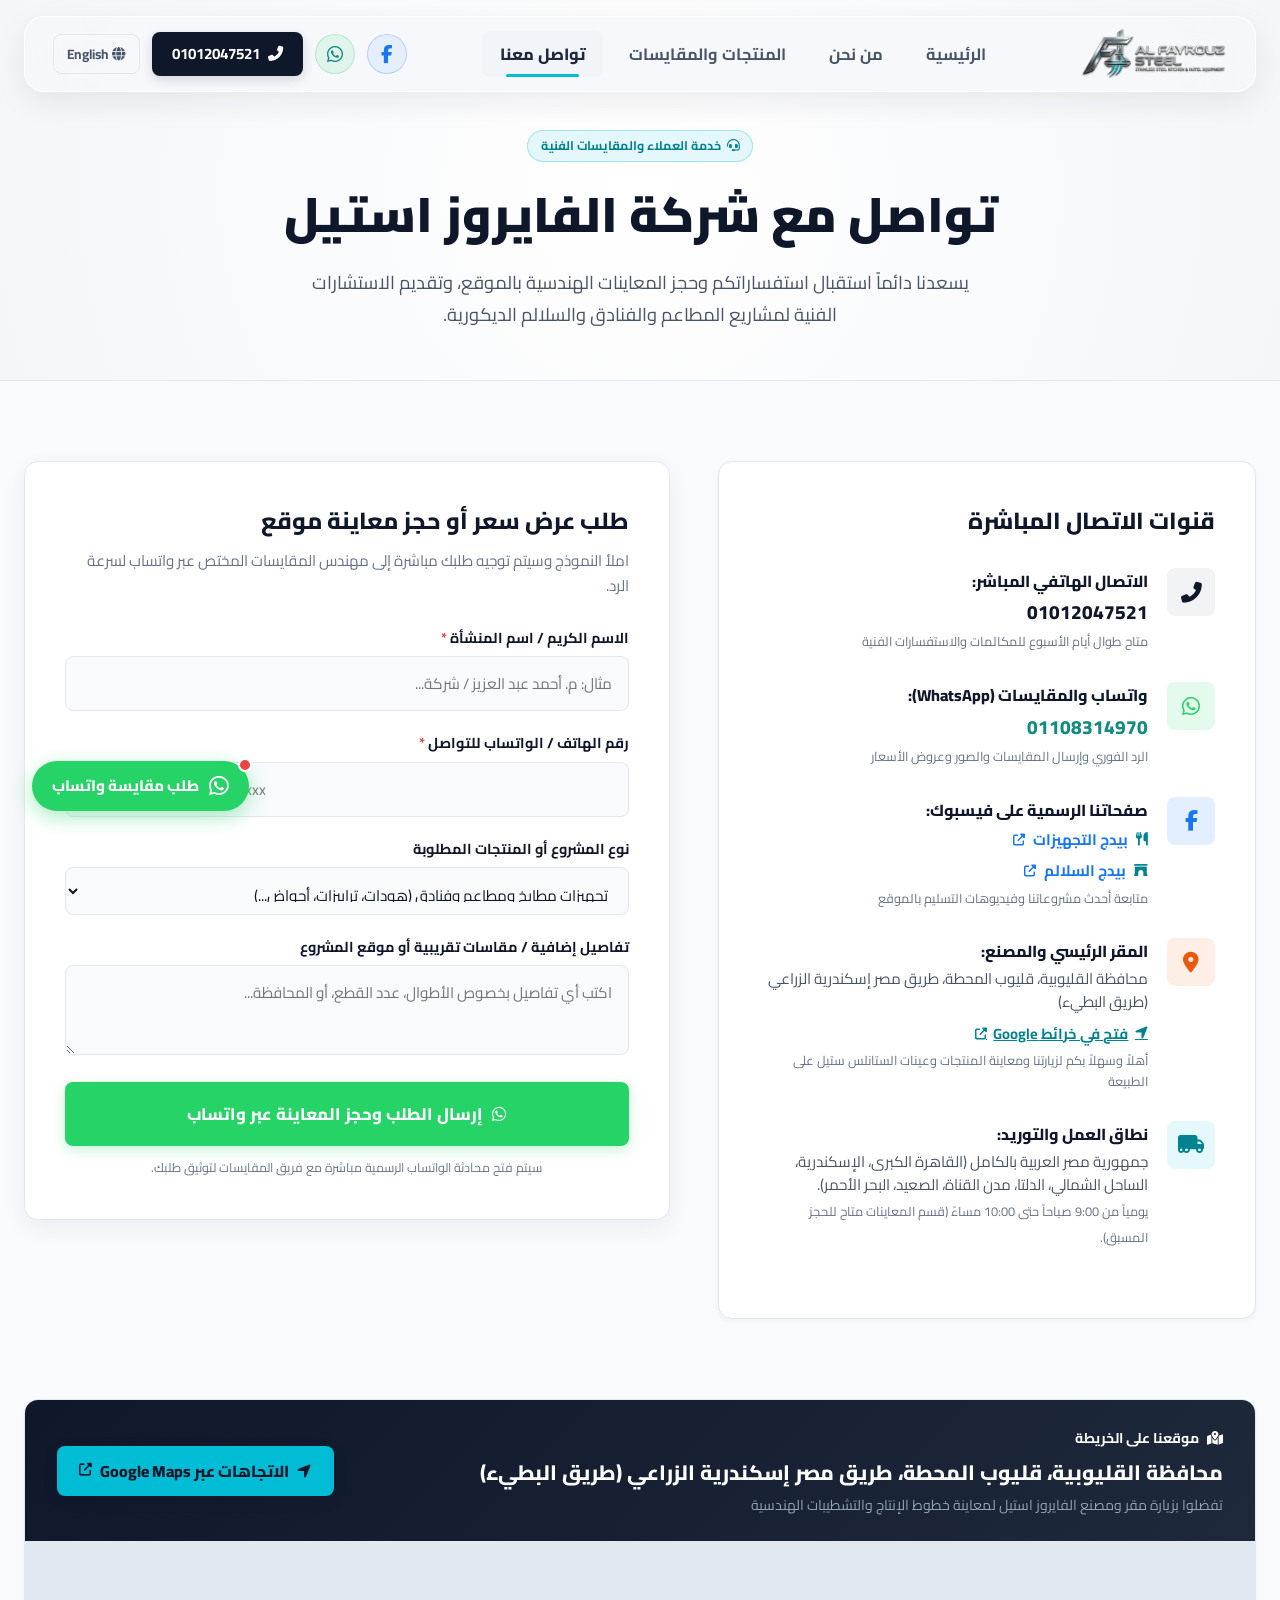
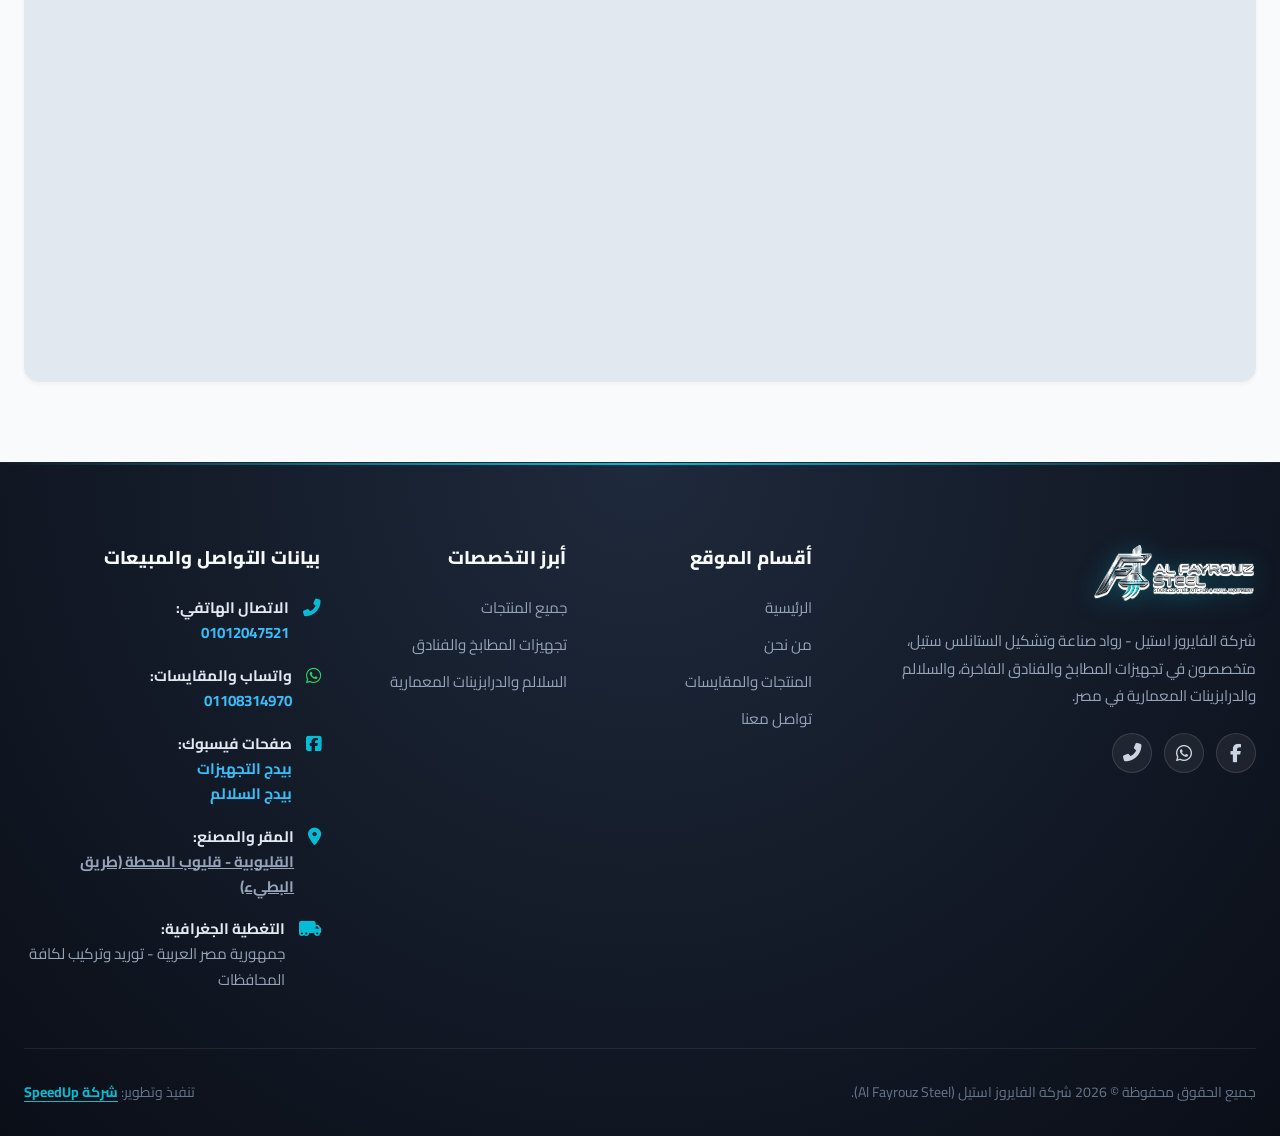
<file: contact.html>
<!DOCTYPE html>
<html lang="ar" dir="rtl">
<head>
  <meta charset="UTF-8" />
  <meta name="viewport" content="width=device-width, initial-scale=1.0" />
  
  <!-- Instant Anti-Flicker Bilingual Engine Pre-Init (Zero Flash of Arabic when English active) -->
  <script>
    (function() {
      var urlParams = new URLSearchParams(window.location.search);
      var paramLang = urlParams.get('lang');
      if (paramLang === 'ar' || paramLang === 'en') {
        localStorage.setItem('alfayrouz_lang', paramLang);
      }
      var lang = localStorage.getItem('alfayrouz_lang') || 'ar';
      document.documentElement.lang = lang;
      document.documentElement.dir = (lang === 'en') ? 'ltr' : 'rtl';
      if (lang === 'en') {
        document.documentElement.classList.add('ltr-mode', 'lang-en-init');
      }
    })();
  </script>
  <!-- SEO Primary Meta Tags -->
  <title>تواصل معنا وحجز المقايسات الهندسية | الفايروز استيل</title>
  <meta name="description" content="تواصل مع شركة الفايروز استيل لتجهيزات المطابخ والفنادق والسلالم الستانلس ستيل في مصر. هاتف: 01012047521 | واتساب: 01108314970. حجز معاينات ورفع مقاسات لكافة المحافظات." />
  <meta name="keywords" content="تواصل الفايروز استيل, رقم الفايروز استيل, عنوان الفايروز استيل, معاينة مطبخ ستانلس, مقايسة درابزين ستانلس, Al Fayrouz Steel contact" />
  <meta name="author" content="شركة الفايروز استيل - Al Fayrouz Steel" />
  <meta name="robots" content="index, follow, max-snippet:-1, max-image-preview:large, max-video-preview:-1" />
  <meta name="theme-color" content="#0f172a" />
  <link rel="canonical" href="https://alfayrouzsteel.com/contact.html" />
  <link rel="alternate" hreflang="ar" href="https://alfayrouzsteel.com/contact.html" />
  <link rel="alternate" hreflang="en" href="https://alfayrouzsteel.com/contact.html?lang=en" />
  <link rel="alternate" hreflang="x-default" href="https://alfayrouzsteel.com/contact.html" />

  <!-- Localized Geo Targeting (Egypt - Qalyubia / Greater Cairo) -->
  <meta name="geo.region" content="EG-KB" />
  <meta name="geo.placename" content="Qalyub, Al-Qalyubia, Egypt" />
  <meta name="geo.position" content="30.180586;31.227800" />
  <meta name="ICBM" content="30.180586, 31.227800" />
  <meta name="DC.title" content="تواصل معنا وحجز المقايسات الهندسية | الفايروز استيل" />
  <meta name="DC.creator" content="شركة الفايروز استيل - Al Fayrouz Steel" />
  <meta name="DC.coverage" content="Egypt, Qalyubia, Cairo, Giza, Alexandria" />
  <meta name="DC.language" content="ar" />

  <!-- Open Graph / Facebook -->
  <meta property="og:type" content="website" />
  <meta property="og:url" content="https://alfayrouzsteel.com/contact.html" />
  <meta property="og:title" content="تواصل معنا وحجز المقايسات | الفايروز استيل" />
  <meta property="og:description" content="هاتف وواتساب 01012047521 وصفحتنا الرسمية على فيسبوك لتحديد موعد المعاينة والمقايسة." />
  <meta property="og:image" content="https://alfayrouzsteel.com/assets/hero_clean_stage.webp" />
  <meta property="og:image:secure_url" content="https://alfayrouzsteel.com/assets/hero_clean_stage.webp" />
  <meta property="og:image:type" content="image/webp" />
  <meta property="og:image:width" content="1200" />
  <meta property="og:image:height" content="630" />
  <meta property="og:image:alt" content="تواصل مع شركة الفايروز استيل" />
  <meta property="og:site_name" content="الفايروز استيل - Al Fayrouz Steel" />
  <meta property="og:locale" content="ar_AR" />
  <meta property="og:locale:alternate" content="en_US" />

  <!-- Twitter Card -->
  <meta name="twitter:card" content="summary_large_image" />
  <meta name="twitter:title" content="تواصل مع الفايروز استيل" />
  <meta name="twitter:description" content="حجز موعد معاينة ومقايسة بالموقع لكافة المحافظات المصرية." />
  <meta name="twitter:image" content="https://alfayrouzsteel.com/assets/hero_clean_stage.webp" />
  <meta name="twitter:image:alt" content="تواصل مع الفايروز استيل" />

  <!-- Favicon (WebP) -->
  <link rel="icon" type="image/webp" href="assets/logo.webp" />

  <!-- High-Performance Font Preloads (0ms local rendering, zero font shifting) -->
  <link rel="preload" href="fonts/cairo-0.woff2" as="font" type="font/woff2" crossorigin />
  <link rel="preload" href="fonts/cairo-9.woff2" as="font" type="font/woff2" crossorigin />
  <link rel="preload" href="fonts/fa-solid-900.woff2" as="font" type="font/woff2" crossorigin />

  <!-- Local High-Speed Fonts & Icons (100% Local, 0ms Instant Load, Zero Broken Squares) -->
  <link rel="stylesheet" href="css/cairo-local.css" />
  <link rel="stylesheet" href="css/fontawesome-local.css" />

  <!-- Master Stylesheet -->
  <link rel="stylesheet" href="css/style.css" />

  <!-- Structured Data JSON-LD (ContactPage, LocalBusiness & BreadcrumbList) -->
  <script type="application/ld+json">
  [
    {
      "@context": "https://schema.org",
      "@type": "ContactPage",
      "name": "تواصل مع الفايروز استيل",
      "description": "قنوات الاتصال المباشرة وحجز المعاينات مع شركة الفايروز استيل.",
      "url": "https://alfayrouzsteel.com/contact.html",
      "mainEntity": {
        "@type": ["LocalBusiness", "ManufacturingBusiness"],
        "name": "شركة الفايروز استيل لتجهيزات الستانلس ستيل",
        "alternateName": "Al Fayrouz Steel",
        "telephone": "+201012047521",
        "url": "https://alfayrouzsteel.com",
        "logo": "https://alfayrouzsteel.com/assets/logo.webp",
        "image": "https://alfayrouzsteel.com/assets/hero_clean_stage.webp",
        "hasMap": "https://maps.app.goo.gl/yWB5pG5dzHCzzxS78",
        "priceRange": "$$",
        "currenciesAccepted": "EGP",
        "paymentAccepted": "Cash, Bank Transfer, Visa",
        "address": {
          "@type": "PostalAddress",
          "streetAddress": "طريق مصر إسكندرية الزراعي (طريق البطيء) - قليوب المحطة",
          "addressLocality": "قليوب",
          "addressRegion": "القليوبية",
          "postalCode": "13611",
          "addressCountry": "EG"
        },
        "geo": {
          "@type": "GeoCoordinates",
          "latitude": 30.1805862,
          "longitude": 31.2277999
        },
        "areaServed": [
          { "@type": "Country", "name": "Egypt" },
          { "@type": "AdministrativeArea", "name": "القاهرة" },
          { "@type": "AdministrativeArea", "name": "الجيزة" },
          { "@type": "AdministrativeArea", "name": "القليوبية" },
          { "@type": "AdministrativeArea", "name": "الإسكندرية" }
        ],
        "contactPoint": [
          {
            "@type": "ContactPoint",
            "telephone": "+201012047521",
            "contactType": "sales",
            "areaServed": "EG",
            "availableLanguage": ["Arabic", "English"]
          },
          {
            "@type": "ContactPoint",
            "telephone": "+201108314970",
            "contactType": "technical support",
            "contactOption": "WhatsApp",
            "areaServed": "EG",
            "availableLanguage": ["Arabic", "English"]
          }
        ],
        "openingHoursSpecification": [
          {
            "@type": "OpeningHoursSpecification",
            "dayOfWeek": ["Saturday", "Sunday", "Monday", "Tuesday", "Wednesday", "Thursday"],
            "opens": "09:00",
            "closes": "22:00"
          },
          {
            "@type": "OpeningHoursSpecification",
            "dayOfWeek": ["Friday"],
            "opens": "13:00",
            "closes": "20:00"
          }
        ],
        "sameAs": [
          "https://www.facebook.com/profile.php?id=61580929554967",
          "https://www.facebook.com/profile.php?id=61592318002713"
        ]
      }
    },
    {
      "@context": "https://schema.org",
      "@type": "BreadcrumbList",
      "itemListElement": [
        {
          "@type": "ListItem",
          "position": 1,
          "name": "الرئيسية",
          "item": "https://alfayrouzsteel.com/"
        },
        {
          "@type": "ListItem",
          "position": 2,
          "name": "تواصل معنا",
          "item": "https://alfayrouzsteel.com/contact.html"
        }
      ]
    }
  ]
  </script>
</head>
<body>

  <!-- Site Header -->
  <header class="site-header">
    <div class="container">
      <nav class="navbar">
        <a href="index.html" class="brand-logo" title="الفايروز استيل">
          <img src="assets/logo.webp" alt="لوجو الفايروز استيل - Al Fayrouz Steel" />
        </a>

        <!-- Desktop Navigation Links -->
        <div class="nav-links">
          <a href="index.html" class="nav-link">
            <span data-i18n="nav_home">الرئيسية</span>
          </a>
          <a href="about.html" class="nav-link">
            <span data-i18n="nav_about">من نحن</span>
          </a>
          <a href="products.html" class="nav-link">
            <span data-i18n="nav_products">المنتجات والمقايسات</span>
          </a>
          <a href="contact.html" class="nav-link active">
            <span data-i18n="nav_contact">تواصل معنا</span>
          </a>
        </div>

        <div class="header-actions">
          <div class="fb-dropdown-wrapper">
            <button type="button" class="social-link fb fb-dropdown-trigger" title="صفحات فيسبوك الرسمية" aria-label="صفحات فيسبوك الرسمية" aria-expanded="false">
              <i class="fab fa-facebook-f"></i>
            </button>
            <div class="fb-dropdown-menu" role="menu">
              <a href="https://www.facebook.com/profile.php?id=61580929554967" target="_blank" rel="noopener noreferrer" class="fb-dropdown-item" role="menuitem">
                <span class="fb-dropdown-icon"><i class="fab fa-facebook-f"></i></span>
                <span data-i18n="footer_fb_kitchen">بيدج التجهيزات</span>
              </a>
              <a href="https://www.facebook.com/profile.php?id=61592318002713" target="_blank" rel="noopener noreferrer" class="fb-dropdown-item" role="menuitem">
                <span class="fb-dropdown-icon"><i class="fab fa-facebook-f"></i></span>
                <span data-i18n="footer_fb_stairs">بيدج السلالم</span>
              </a>
            </div>
          </div>
          <a href="https://wa.me/201108314970" target="_blank" rel="noopener noreferrer" class="social-link wa" title="محادثة واتساب مباشرة">
            <i class="fab fa-whatsapp"></i>
          </a>
          <a href="tel:01012047521" class="btn-header-call">
            <i class="fas fa-phone-alt"></i>
            <span data-i18n="call_btn_text">01012047521</span>
          </a>
          <button class="lang-toggle" title="Switch Language" aria-label="تبديل اللغة">
            <i class="fas fa-globe"></i>
            <span class="lang-text" data-i18n="lang_toggle_text">English</span>
          </button>
          
          <button class="hamburger-btn" aria-label="فتح القائمة">
            <i class="fas fa-bars"></i>
          </button>
        </div>
      </nav>
    </div>
  </header>

  <!-- Mobile Nav Drawer -->
  <div class="mobile-nav">
    <a href="index.html" class="nav-link" data-i18n="nav_home">الرئيسية</a>
    <a href="about.html" class="nav-link" data-i18n="nav_about">من نحن</a>
    <a href="products.html" class="nav-link" data-i18n="nav_products">المنتجات والمقايسات</a>
    <a href="contact.html" class="nav-link active" data-i18n="nav_contact">تواصل معنا</a>
    <div style="display: flex; gap: 1rem; margin-top: 1rem;">
      <a href="tel:01012047521" class="btn btn-primary" style="flex: 1;">
        <i class="fas fa-phone-alt"></i> 01012047521
      </a>
      <a href="https://wa.me/201108314970" target="_blank" class="btn btn-whatsapp" style="flex: 1;">
        <i class="fab fa-whatsapp"></i> واتساب
      </a>
    </div>
    <div class="mobile-lang-wrap" style="margin-top: 0.5rem; padding-top: 1rem; border-top: 1px solid var(--steel-border);">
      <button class="lang-toggle mobile-nav-lang-btn" title="Switch Language" aria-label="تبديل اللغة" style="width: 100%; display: flex; align-items: center; justify-content: center; gap: 0.6rem; padding: 0.75rem 1rem; font-size: 1rem; border-radius: 10px; background: #f8fafc; border: 1px solid var(--steel-border); color: #0f172a; font-weight: 700; cursor: pointer;">
        <i class="fas fa-globe"></i>
        <span class="lang-text" data-i18n="lang_toggle_text">English</span>
      </button>
    </div>
  </div>

  <main>
    <!-- Contact Hero Banner -->
    <div style="padding: 130px 0 50px; background: radial-gradient(circle at center, #ffffff 0%, #f4f6f9 100%); border-bottom: 1px solid var(--steel-border); text-align: center;">
      <div class="container">
        <span class="badge-tag highlight" style="margin-bottom: 0.8rem;">
          <i class="fas fa-headset"></i> <span data-i18n="contact_tag">خدمة العملاء والمقايسات الفنية</span>
        </span>
        <h1 data-i18n="contact_hero_title" style="font-size: clamp(2.2rem, 3.8vw, 3.2rem); font-weight: 900; color: #0f172a; margin-bottom: 0.75rem;">
          تواصل مع شركة الفايروز استيل
        </h1>
        <p data-i18n="contact_hero_subtitle" style="font-size: 1.15rem; color: #475569; max-width: 680px; margin: 0 auto; line-height: 1.7;">
          يسعدنا دائماً استقبال استفساراتكم وحجز المعاينات الهندسية بالموقع، وتقديم الاستشارات الفنية لمشاريع المطاعم والفنادق والسلالم الديكورية.
        </p>
      </div>
    </div>

    <!-- Contact Body Section -->
    <section class="section">
      <div class="container">
        <div class="contact-grid">
          
          <!-- Contact Info Card -->
          <div class="contact-info-card">
            <h3 style="font-size: 1.45rem; font-weight: 800; color: #0f172a; margin-bottom: 1.75rem;" data-i18n="direct_channels_title">
              قنوات الاتصال المباشرة
            </h3>

            <!-- Phone -->
            <div class="contact-info-item">
              <div class="contact-info-icon" style="background: rgba(15, 23, 42, 0.05); color: #0f172a;">
                <i class="fas fa-phone-alt"></i>
              </div>
              <div class="contact-info-details">
                <h4 data-i18n="contact_phone_title">الاتصال الهاتفي المباشر:</h4>
                <p>
                  <a href="tel:01012047521" style="font-size: 1.2rem; font-weight: 800; color: #0f172a;">
                    01012047521
                  </a>
                </p>
                <span style="font-size: 0.8rem; color: #64748b;" data-i18n="contact_phone_hint">متاح طوال أيام الأسبوع للمكالمات والاستفسارات الفنية</span>
              </div>
            </div>

            <!-- WhatsApp -->
            <div class="contact-info-item">
              <div class="contact-info-icon" style="background: rgba(37, 211, 102, 0.12); color: #25D366;">
                <i class="fab fa-whatsapp"></i>
              </div>
              <div class="contact-info-details">
                <h4 data-i18n="contact_wa_title">واتساب والمقايسات (WhatsApp):</h4>
                <p>
                  <a href="https://wa.me/201108314970" target="_blank" rel="noopener noreferrer" style="font-weight: 800; color: #128C7E; font-size: 1.2rem;">
                    01108314970
                  </a>
                </p>
                <span style="font-size: 0.8rem; color: #64748b;" data-i18n="contact_wa_hint">استجابة سريعة لإرسال الصور والمخططات الهندسية وعروض الأسعار</span>
              </div>
            </div>

            <!-- Facebook -->
            <div class="contact-info-item">
              <div class="contact-info-icon" style="background: rgba(24, 119, 242, 0.12); color: #1877F2;">
                <i class="fab fa-facebook-f"></i>
              </div>
              <div class="contact-info-details">
                <h4 data-i18n="contact_fb_title">صفحاتنا الرسمية على فيسبوك:</h4>
                <div style="display: flex; flex-direction: column; gap: 0.5rem; margin-top: 0.35rem;">
                  <a href="https://www.facebook.com/profile.php?id=61580929554967" target="_blank" rel="noopener noreferrer" style="font-weight: 700; color: #1877F2; display: inline-flex; align-items: center; gap: 0.5rem;">
                    <i class="fas fa-utensils" style="font-size: 0.85rem; color: #00838f;"></i>
                    <span data-i18n="contact_fb_kitchen">بيدج التجهيزات</span>
                    <i class="fas fa-external-link-alt" style="font-size: 0.75rem;"></i>
                  </a>
                  <a href="https://www.facebook.com/profile.php?id=61592318002713" target="_blank" rel="noopener noreferrer" style="font-weight: 700; color: #1877F2; display: inline-flex; align-items: center; gap: 0.5rem;">
                    <i class="fas fa-archway" style="font-size: 0.85rem; color: #00838f;"></i>
                    <span data-i18n="contact_fb_stairs">بيدج السلالم</span>
                    <i class="fas fa-external-link-alt" style="font-size: 0.75rem;"></i>
                  </a>
                </div>
                <span style="font-size: 0.8rem; color: #64748b; margin-top: 0.35rem; display: block;" data-i18n="contact_fb_hint">لمتابعة أحدث المشاريع المصورة بالفيديو والصور الحية</span>
              </div>
            </div>

            <!-- Address / Workshop & Factory -->
            <div class="contact-info-item">
              <div class="contact-info-icon" style="background: rgba(234, 88, 12, 0.1); color: #ea580c;">
                <i class="fas fa-map-marker-alt"></i>
              </div>
              <div class="contact-info-details">
                <h4 data-i18n="contact_addr_title">المقر الرئيسي والمصنع:</h4>
                <p data-i18n="contact_addr_desc">
                  محافظة القليوبية، قليوب المحطة، طريق مصر إسكندرية الزراعي (طريق البطيء)
                </p>
                <div style="margin-top: 0.35rem;">
                  <a href="https://maps.app.goo.gl/yWB5pG5dzHCzzxS78" target="_blank" rel="noopener noreferrer" style="font-weight: 700; color: #00838f; display: inline-flex; align-items: center; gap: 0.4rem; font-size: 0.92rem; text-decoration: underline;">
                    <i class="fas fa-location-arrow"></i>
                    <span data-i18n="contact_map_link_text">فتح في خرائط Google</span>
                    <i class="fas fa-external-link-alt" style="font-size: 0.75rem;"></i>
                  </a>
                </div>
                <span style="font-size: 0.8rem; color: #64748b; margin-top: 0.25rem; display: block;" data-i18n="contact_addr_hint">أهلاً وسهلاً بكم لزيارتنا ومعاينة المنتجات وعينات الستانلس ستيل على الطبيعة</span>
              </div>
            </div>

            <!-- Working Hours & Territory -->
            <div class="contact-info-item">
              <div class="contact-info-icon" style="background: rgba(0, 188, 212, 0.1); color: #00838f;">
                <i class="fas fa-truck-moving"></i>
              </div>
              <div class="contact-info-details">
                <h4 data-i18n="contact_cov_title">نطاق التوريد والتركيب:</h4>
                <p data-i18n="contact_cov_desc">جمهورية مصر العربية بالكامل (القاهرة، الإسكندرية، الساحل الشمالي، الدلتا، القناة، والصعيد)</p>
                <span style="font-size: 0.8rem; color: #64748b;" data-i18n="contact_hours_desc">يومياً من 9:00 صباحاً حتى 10:00 مساءً</span>
              </div>
            </div>

          </div>

          <!-- Quick Inquiry Form -->
          <div class="contact-form-card">
            <h3 style="font-size: 1.45rem; font-weight: 800; color: #0f172a; margin-bottom: 0.5rem;" data-i18n="contact_form_title">
              طلب عرض سعر أو حجز معاينة موقع
            </h3>
            <p style="color: #64748b; font-size: 0.95rem; margin-bottom: 1.75rem;" data-i18n="contact_form_subtitle">
              املأ البيانات وسيقوم النموذج بفتح محادثة واتساب منسقة ومباشرة مع الإدارة:
            </p>

            <form id="general-contact-form">
              <div class="form-group">
                <label class="form-label" for="contact-name"><span data-i18n="form_lbl_name">الاسم الكريم / اسم المنشأة</span> <span style="color: #ef4444;">*</span></label>
                <input type="text" id="contact-name" class="form-input" data-i18n-placeholder="form_placeholder_name" placeholder="مثال: م. أحمد عبد العزيز / شركة..." required />
              </div>

              <div class="form-group">
                <label class="form-label" for="contact-phone"><span data-i18n="form_lbl_phone">رقم الهاتف / الواتساب للتواصل</span> <span style="color: #ef4444;">*</span></label>
                <input type="tel" id="contact-phone" class="form-input" data-i18n-placeholder="form_placeholder_phone" placeholder="مثال: 010xxxxxxxx أو 011xxxxxxxx" required />
              </div>

              <div class="form-group">
                <label class="form-label" for="contact-subject"><span data-i18n="form_lbl_subject">نوع المشروع أو المنتجات المطلوبة</span></label>
                <select id="contact-subject" class="form-input" style="height: 48px;">
                  <option value="تجهيزات مطابخ ومطاعم وفنادق (هودات، ترابيزات، أحواض...)" data-i18n="form_opt_1">تجهيزات مطابخ ومطاعم وفنادق (هودات، ترابيزات، أحواض...)</option>
                  <option value="سلالم حلزونية أو درابزينات زجاج وستانلس" data-i18n="form_opt_2">سلالم حلزونية أو درابزينات زجاج وستانلس</option>
                  <option value="هاندريل جداري أو تشطيبات مستشفيات ومباني" data-i18n="form_opt_3">هاندريل جداري أو تشطيبات مستشفيات ومباني</option>
                  <option value="تصنيع خاص حسب رسومات ومخططات معمارية" data-i18n="form_opt_4">تصنيع خاص حسب رسومات ومخططات معمارية</option>
                  <option value="طلب معاينة هندسية بالموقع ورفع مقاسات" data-i18n="form_opt_5">طلب معاينة هندسية بالموقع ورفع مقاسات</option>
                </select>
              </div>

              <div class="form-group">
                <label class="form-label" for="contact-msg"><span data-i18n="form_lbl_msg">تفاصيل إضافية / مقاسات تقريبية أو موقع المشروع</span></label>
                <textarea id="contact-msg" class="form-textarea" data-i18n-placeholder="form_placeholder_msg" placeholder="اكتب أي تفاصيل بخصوص الأطوال، عدد القطع، أو المحافظة..."></textarea>
              </div>

              <button type="submit" class="btn btn-whatsapp" style="width: 100%; padding: 1rem; font-size: 1.05rem;">
                <i class="fab fa-whatsapp"></i> <span data-i18n="form_btn_submit">إرسال الطلب وحجز المعاينة عبر واتساب</span>
              </button>
              <p style="text-align: center; font-size: 0.78rem; color: #64748b; margin-top: 0.75rem;" data-i18n="form_security_hint">
                <i class="fas fa-lock"></i> سيتم فتح محادثة الواتساب الرسمية مباشرة مع فريق المقايسات لتوثيق طلبك.
              </p>
            </form>
          </div>

        </div>
      </div>
    </section>

    <!-- Interactive Map & Directions Section -->
    <section class="section map-section" style="padding-top: 0;">
      <div class="container">
        <div class="map-card-wrapper" style="background: #ffffff; border: 1px solid var(--steel-border); border-radius: var(--radius-md); overflow: hidden; box-shadow: var(--shadow-sm);">
          
          <div class="map-card-header" style="padding: 1.5rem 2rem; background: linear-gradient(135deg, #0f172a 0%, #1e293b 100%); color: #ffffff; display: flex; flex-wrap: wrap; justify-content: space-between; align-items: center; gap: 1.25rem;">
            <div>
              <div style="display: inline-flex; align-items: center; gap: 0.5rem; color: var(--fayrouz-cyan-light); font-size: 0.88rem; font-weight: 700; margin-bottom: 0.35rem;">
                <i class="fas fa-map-marked-alt"></i>
                <span data-i18n="contact_map_title">موقعنا على الخريطة</span>
              </div>
              <h3 style="font-size: 1.3rem; font-weight: 800; color: #ffffff; margin: 0 0 0.25rem;" data-i18n="contact_addr_desc">
                محافظة القليوبية، قليوب المحطة، طريق مصر إسكندرية الزراعي (طريق البطيء)
              </h3>
              <p style="margin: 0; font-size: 0.88rem; color: #94a3b8;" data-i18n="contact_map_subtitle">
                تفضلوا بزيارة مقر ومصنع الفايروز استيل لمعاينة خطوط الإنتاج والتشطيبات الهندسية
              </p>
            </div>
            
            <div style="display: flex; gap: 0.75rem; flex-wrap: wrap;">
              <a href="https://maps.app.goo.gl/yWB5pG5dzHCzzxS78" target="_blank" rel="noopener noreferrer" class="btn btn-primary" style="background: var(--fayrouz-cyan); color: #0f172a; font-weight: 800; border: none; padding: 0.75rem 1.4rem; display: inline-flex; align-items: center; gap: 0.5rem;">
                <i class="fas fa-location-arrow"></i>
                <span data-i18n="contact_map_btn">الاتجاهات عبر Google Maps</span>
                <i class="fas fa-external-link-alt" style="font-size: 0.8rem;"></i>
              </a>
            </div>
          </div>

          <!-- Responsive Map Embed Frame -->
          <div class="map-embed-container" style="position: relative; width: 100%; height: 440px; background: #e2e8f0;">
            <iframe 
              src="https://www.google.com/maps/embed?pb=!1m18!1m12!1m3!1d13799.30939524467!2d31.2208323!3d30.1805862!2m3!1f0!2f0!3f0!3m2!1i1024!2i768!4f13.1!3m3!1m2!1s0x14586b72acd016ab%3A0x6cf863fc0f13e50e!2sQalyub%20Al%20Mahattah%2C%20Madinet%20Qelyoub%2C%20Qalyub%2C%20Al-Qalyubia%20Governorate!5e0!3m2!1sar!2seg!4v1710000000000!5m2!1sar!2seg"
              width="100%" 
              height="100%" 
              style="border:0; display:block;" 
              allowfullscreen="" 
              loading="lazy" 
              referrerpolicy="no-referrer-when-downgrade"
              title="موقع شركة الفايروز استيل في قليوب المحطة">
            </iframe>
          </div>

        </div>
      </div>
    </section>
  </main>

  <!-- Floating Elements -->
  <div class="floating-widgets">
    <a href="https://wa.me/201108314970?text=%D8%A7%D9%84%D8%B3%D9%84%D8%A7%D9%85%20%D8%B9%D9%84%D9%8A%D9%83%D9%85%D8%8C%20%D8%A3%D8%B1%D8%BA%D8%A8%20%D9%81%D9%8A%20%D8%A7%D9%84%D8%A7%D8%B3%D8%AA%D9%81%D8%B3%D8%A7%D8%B1%20%D8%B9%D9%86%20%D9%85%D9%86%D8%AA%D8%AC%D8%A7%D8%AA%20%D8%A7%D9%84%D9%81%D8%A7%D9%8A%D8%B1%D9%88%D8%B2%20%D8%A7%D8%B3%D8%AA%D9%8A%D9%84" target="_blank" rel="noopener noreferrer" class="floating-wa-btn" title="تحدث معنا على واتساب">
      <span class="pulse-circle"></span>
      <i class="fab fa-whatsapp"></i>
      <span data-i18n="floating_wa_text">طلب مقايسة واتساب</span>
    </a>
    <button class="btn-scroll-top" title="الرجوع للأعلى">
      <i class="fas fa-chevron-up"></i>
    </button>
  </div>

  <!-- Site Footer (With 100% Transparent WebP Logo) -->
  <footer class="site-footer">
    <div class="container">
      <div class="footer-grid">
        
        <div class="footer-brand">
          <img src="assets/logo_footer.webp" alt="الفايروز استيل" />
          <p data-i18n="footer_brand_desc">
            شركة <strong>الفايروز استيل</strong> - رواد صناعة وتشكيل الستانلس ستيل، متخصصون في تجهيزات المطابخ والفنادق الفاخرة، والسلالم والدرابزينات المعمارية في مصر.
          </p>
          <div class="footer-social-links">
            <div class="fb-dropdown-wrapper footer-fb-dropdown">
              <button type="button" class="social-link fb fb-dropdown-trigger" title="صفحات فيسبوك الرسمية" aria-label="صفحات فيسبوك الرسمية" aria-expanded="false">
                <i class="fab fa-facebook-f"></i>
              </button>
              <div class="fb-dropdown-menu" role="menu">
                <a href="https://www.facebook.com/profile.php?id=61580929554967" target="_blank" rel="noopener noreferrer" class="fb-dropdown-item" role="menuitem">
                  <span class="fb-dropdown-icon"><i class="fab fa-facebook-f"></i></span>
                  <span data-i18n="footer_fb_kitchen">بيدج التجهيزات</span>
                </a>
                <a href="https://www.facebook.com/profile.php?id=61592318002713" target="_blank" rel="noopener noreferrer" class="fb-dropdown-item" role="menuitem">
                  <span class="fb-dropdown-icon"><i class="fab fa-facebook-f"></i></span>
                  <span data-i18n="footer_fb_stairs">بيدج السلالم</span>
                </a>
              </div>
            </div>
            <a href="https://wa.me/201108314970" target="_blank" rel="noopener noreferrer" class="social-link wa" title="واتساب المبيعات والمقايسات">
              <i class="fab fa-whatsapp"></i>
            </a>
            <a href="tel:01012047521" class="social-link" title="اتصال هاتفي">
              <i class="fas fa-phone-alt"></i>
            </a>
          </div>
        </div>

        <div class="footer-col">
          <h4 data-i18n="footer_sections_title">أقسام الموقع</h4>
          <div class="footer-links">
            <a href="index.html" data-i18n="nav_home">الرئيسية</a>
            <a href="about.html" data-i18n="nav_about">من نحن</a>
            <a href="products.html" data-i18n="nav_products">المنتجات والمقايسات</a>
            <a href="contact.html" data-i18n="nav_contact">تواصل معنا</a>
          </div>
        </div>

        <div class="footer-col">
          <h4 data-i18n="footer_specialties_title">أبرز التخصصات</h4>
          <div class="footer-links">
            <a href="products.html?category=all#products-catalog-section" data-i18n="footer_spec_1">جميع المنتجات</a>
            <a href="products.html?category=kitchen#products-catalog-section" data-i18n="footer_spec_2">تجهيزات المطابخ والفنادق</a>
            <a href="products.html?category=architectural#products-catalog-section" data-i18n="footer_spec_3">السلالم والدرابزينات المعمارية</a>
          </div>
        </div>

        <div class="footer-col">
          <h4 data-i18n="footer_contact_title">بيانات التواصل والمبيعات</h4>
          <div class="footer-contact-list">
            <div class="footer-contact-item">
              <i class="fas fa-phone-alt"></i>
              <div>
                <strong data-i18n="footer_phone_lbl">الاتصال الهاتفي:</strong><br />
                <a href="tel:01012047521">01012047521</a>
              </div>
            </div>
            <div class="footer-contact-item">
              <i class="fab fa-whatsapp" style="color: #25D366;"></i>
              <div>
                <strong data-i18n="footer_wa_lbl">واتساب والمقايسات:</strong><br />
                <a href="https://wa.me/201108314970" target="_blank" rel="noopener noreferrer">01108314970</a>
              </div>
            </div>
            <div class="footer-contact-item">
              <i class="fab fa-facebook-square"></i>
              <div>
                <strong data-i18n="footer_fb_lbl">صفحات فيسبوك:</strong><br />
                <a href="https://www.facebook.com/profile.php?id=61580929554967" target="_blank" rel="noopener noreferrer" data-i18n="footer_fb_kitchen">بيدج التجهيزات</a><br />
                <a href="https://www.facebook.com/profile.php?id=61592318002713" target="_blank" rel="noopener noreferrer" data-i18n="footer_fb_stairs">بيدج السلالم</a>
              </div>
            </div>
            <div class="footer-contact-item">
              <i class="fas fa-map-marker-alt"></i>
              <div>
                <strong data-i18n="footer_addr_lbl">المقر والمصنع:</strong><br />
                <a href="https://maps.app.goo.gl/yWB5pG5dzHCzzxS78" target="_blank" rel="noopener noreferrer" style="color: inherit; text-decoration: underline;" data-i18n="footer_addr_val">القليوبية - قليوب المحطة (طريق البطيء)</a>
              </div>
            </div>
            <div class="footer-contact-item">
              <i class="fas fa-truck-moving"></i>
              <div>
                <strong data-i18n="footer_cov_lbl">التغطية الجغرافية:</strong><br />
                <span data-i18n="footer_cov_val">جمهورية مصر العربية - توريد وتركيب لكافة المحافظات</span>
              </div>
            </div>
          </div>
        </div>

      </div>

      <div class="footer-bottom">
        <div data-i18n="footer_copy">جميع الحقوق محفوظة &copy; 2026 شركة الفايروز استيل (Al Fayrouz Steel).</div>
        <div data-i18n="footer_sub">تنفيذ وتطوير: <a href="https://speed-up.tech/" target="_blank" rel="noopener noreferrer" class="speedup-link">شركة SpeedUp</a></div>
      </div>
    </div>
  </footer>

  <!-- Scripts -->
  <script src="js/products-data.js"></script>
  <script src="js/translations.js"></script>
  <script src="js/main.js"></script>

</body>
</html>
</file>
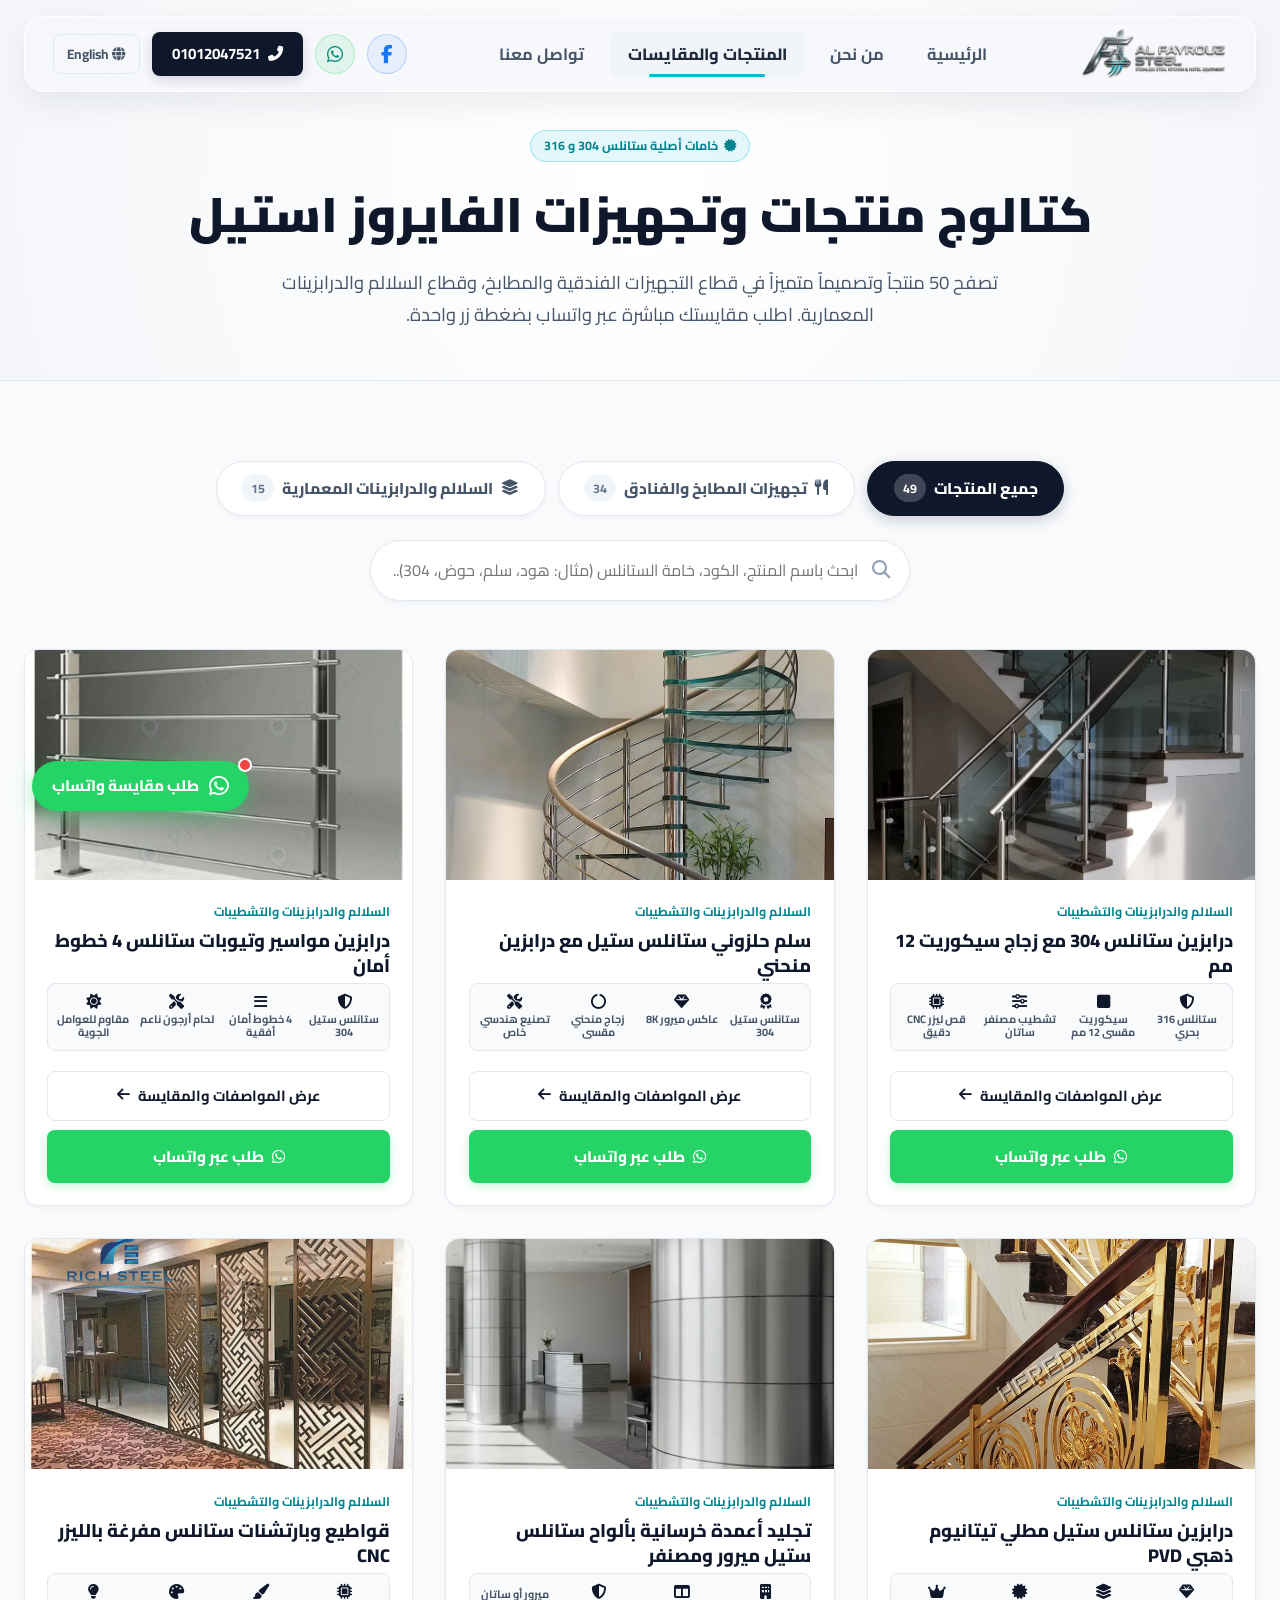
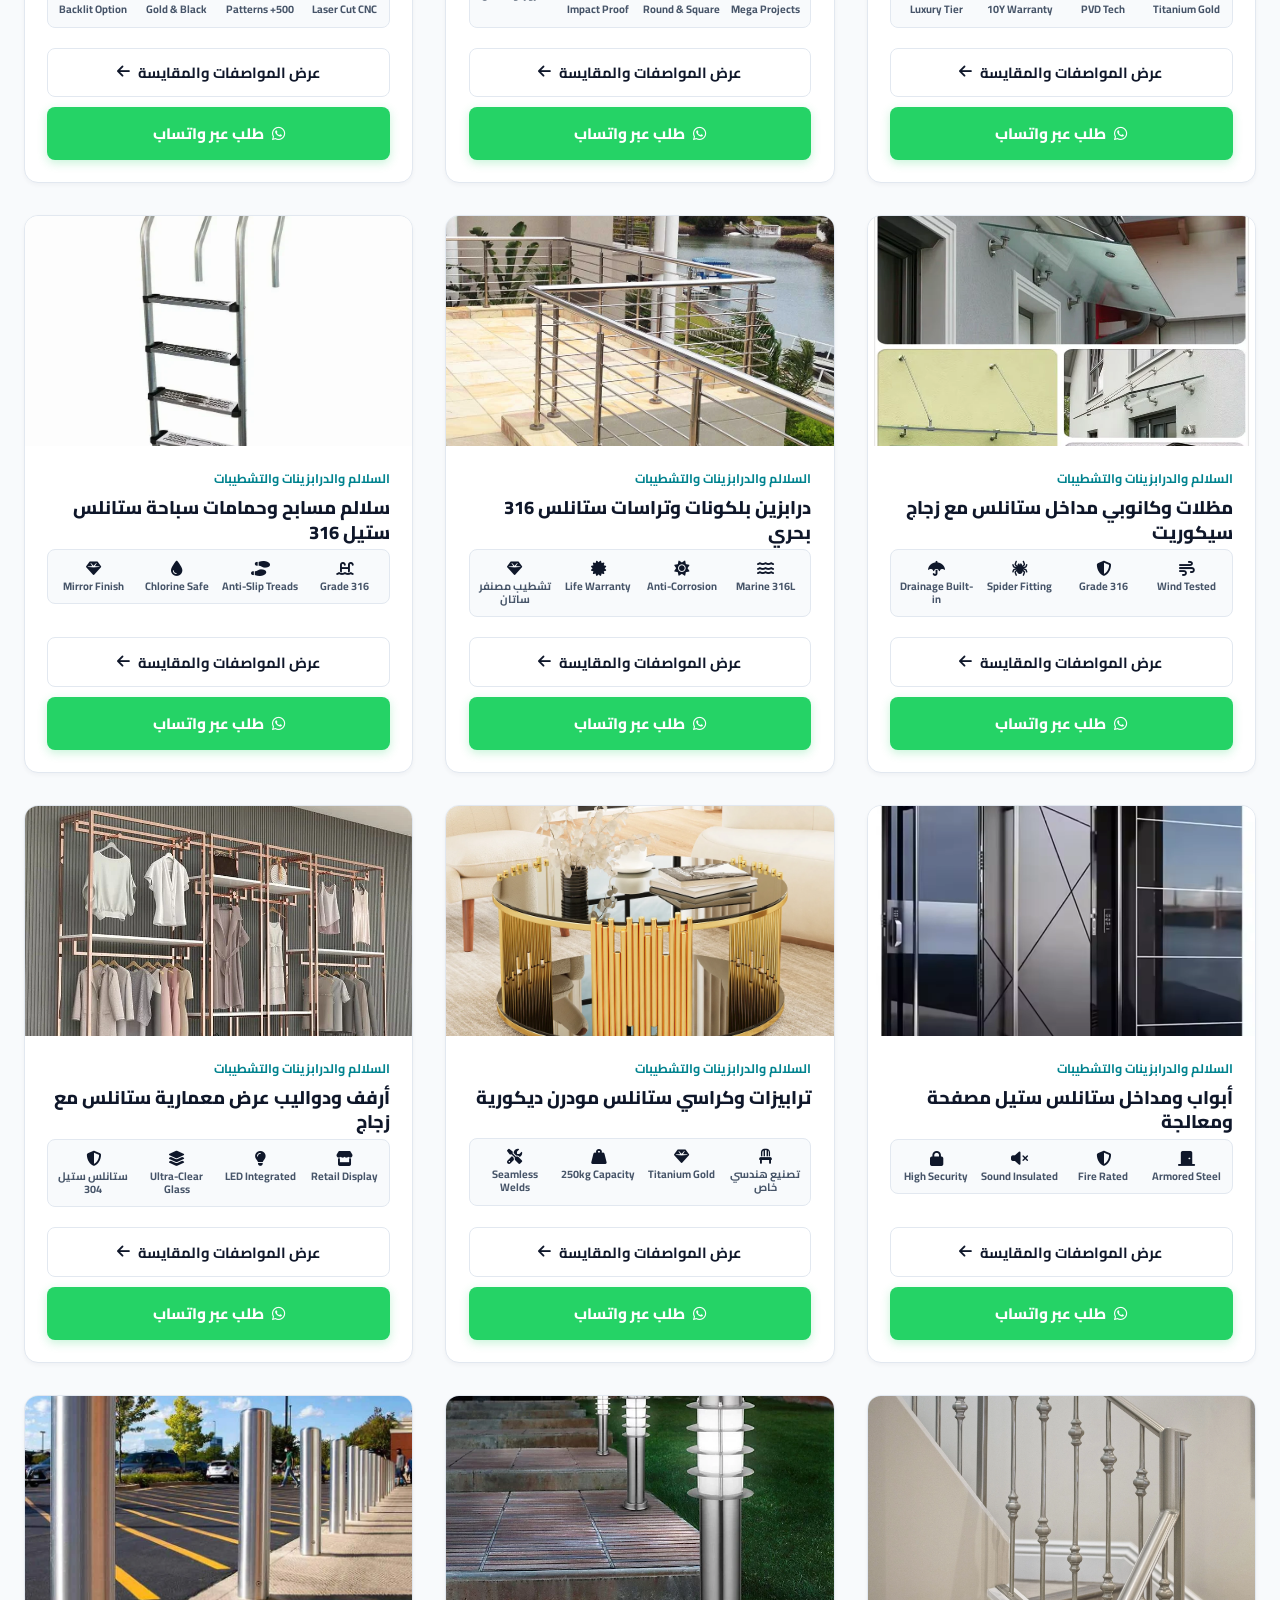
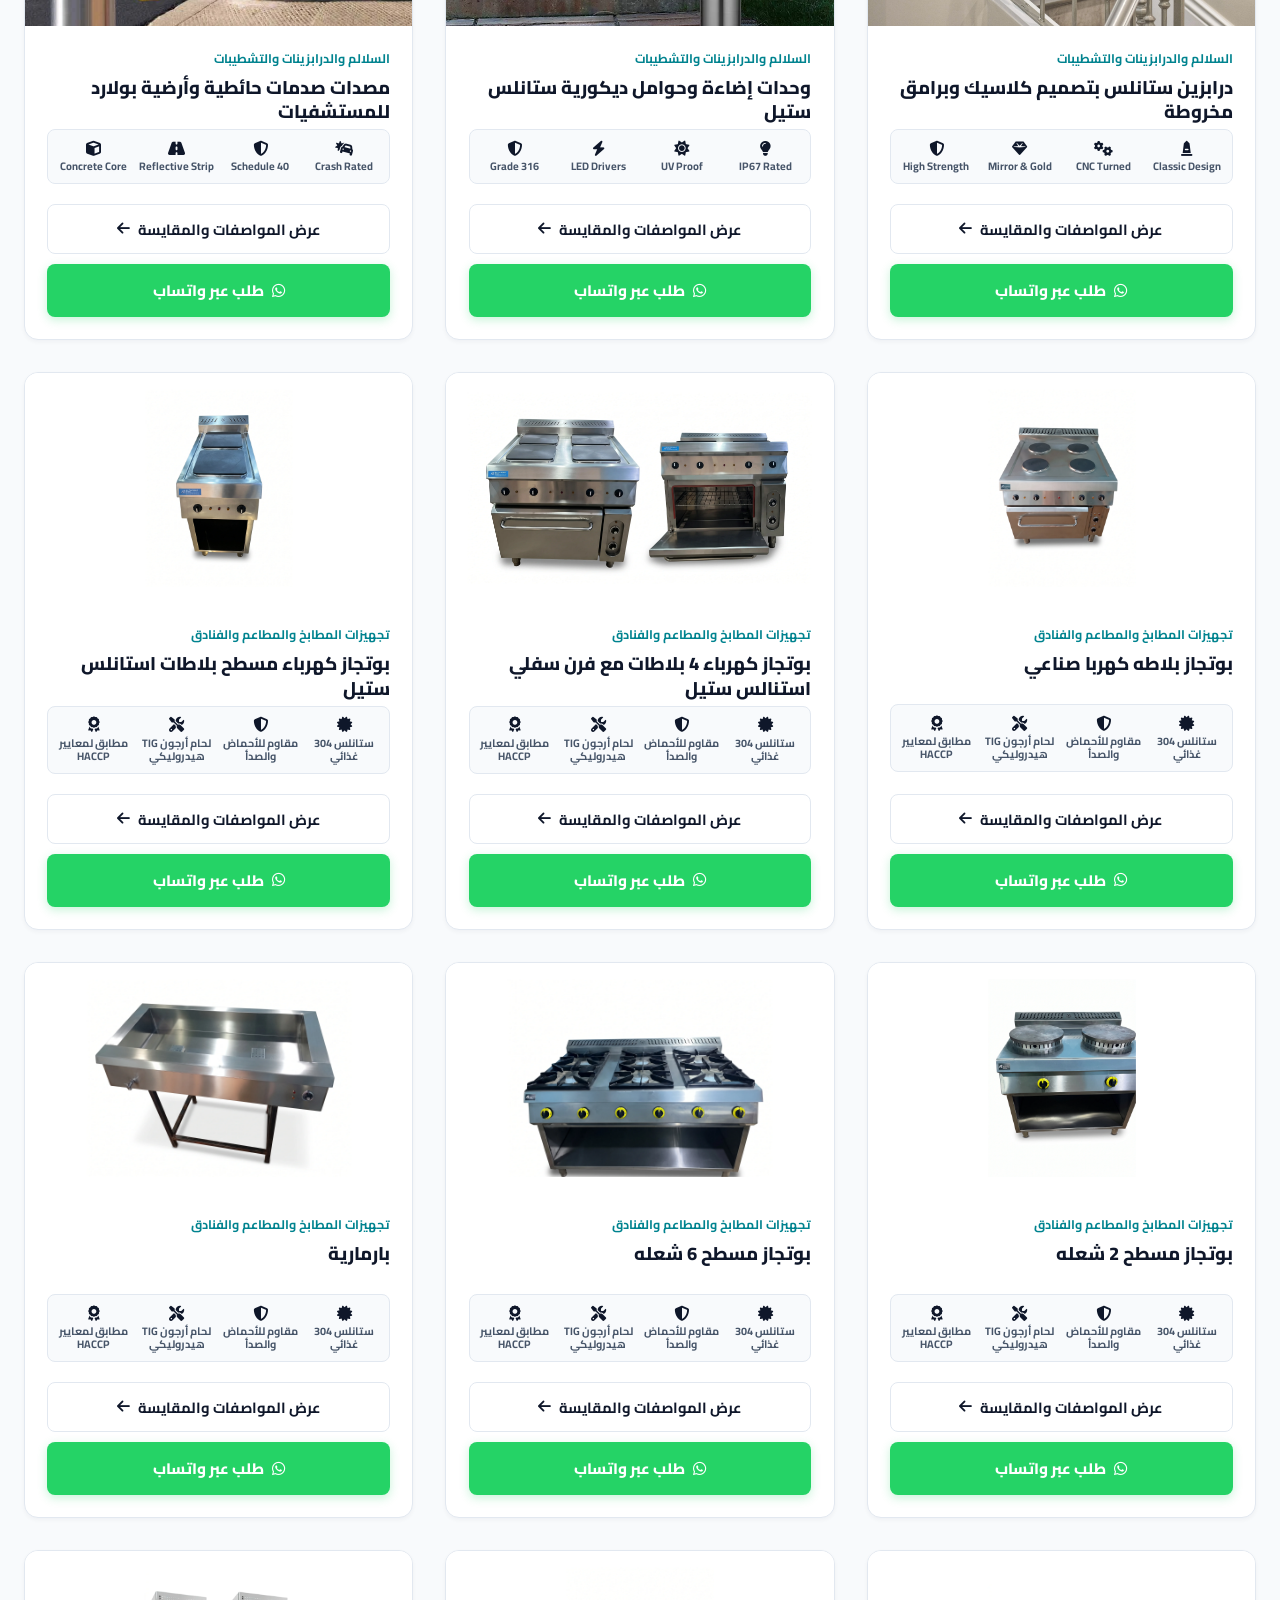
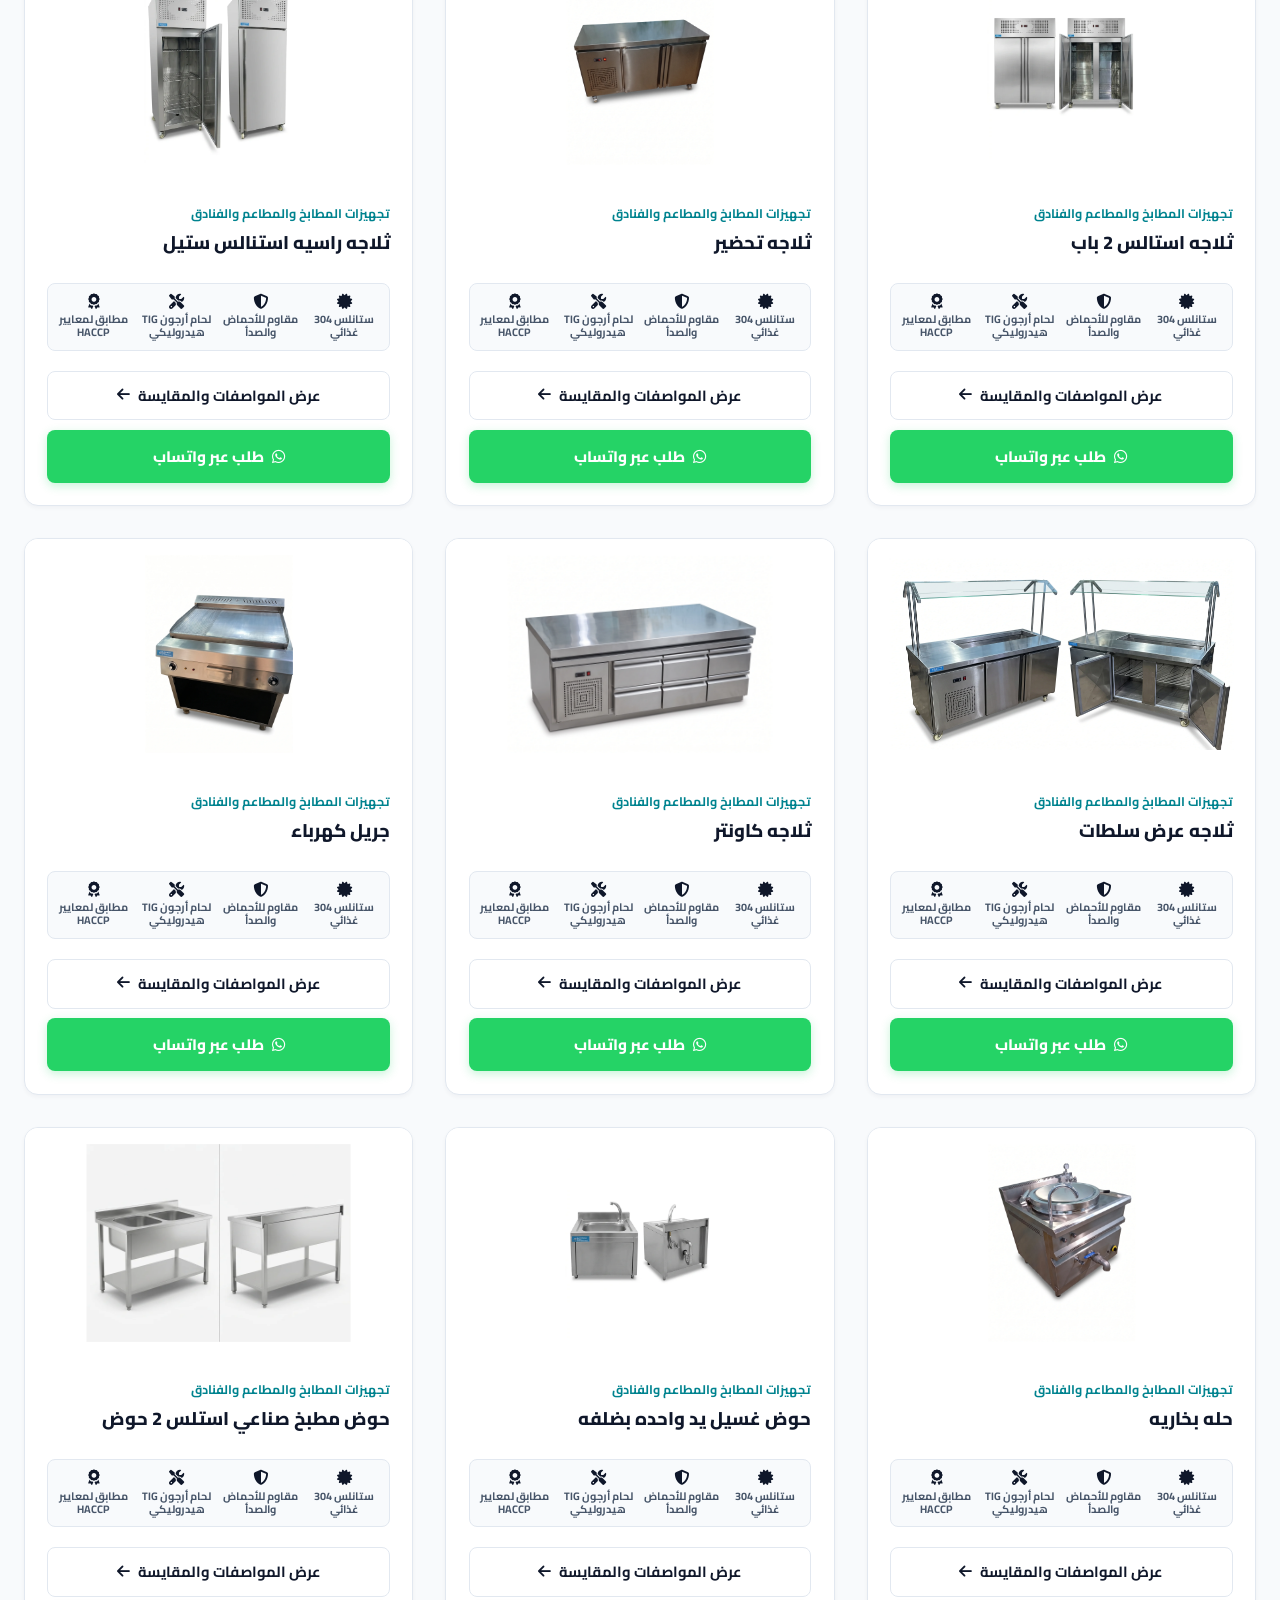
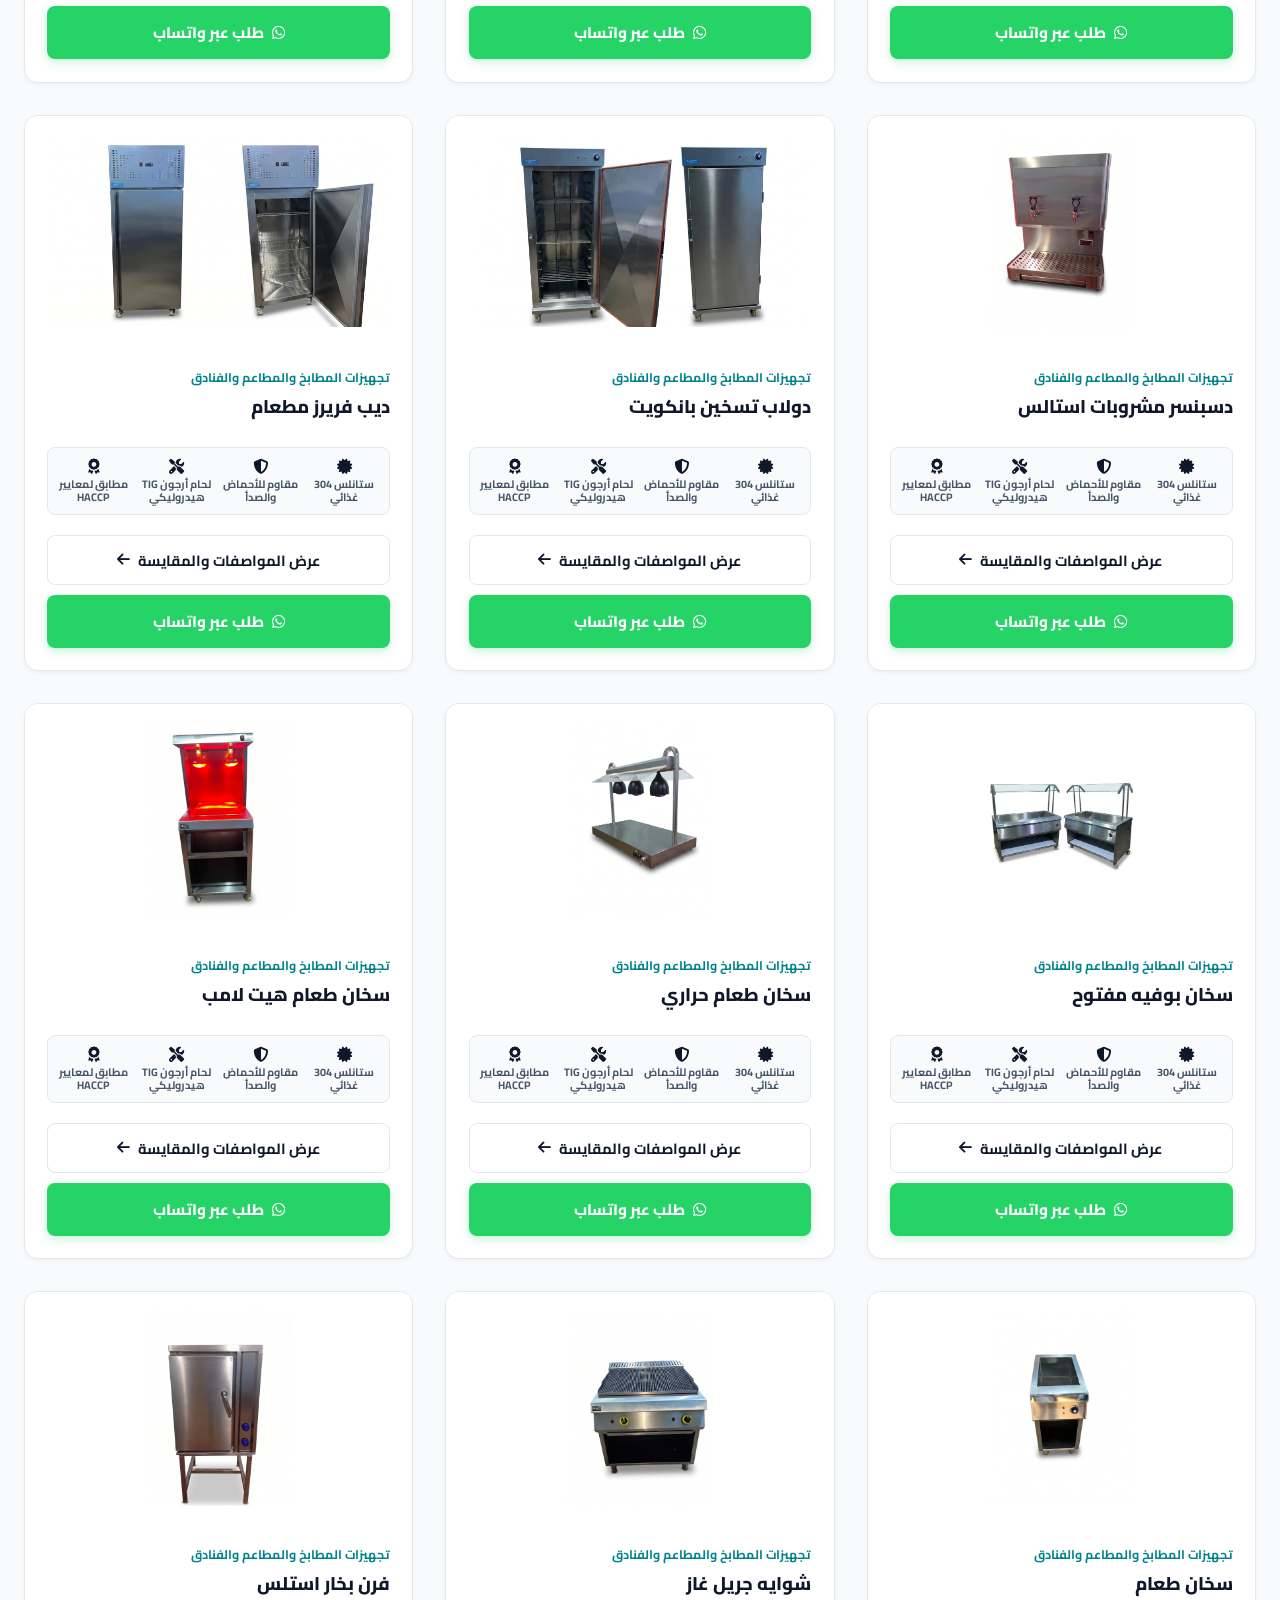
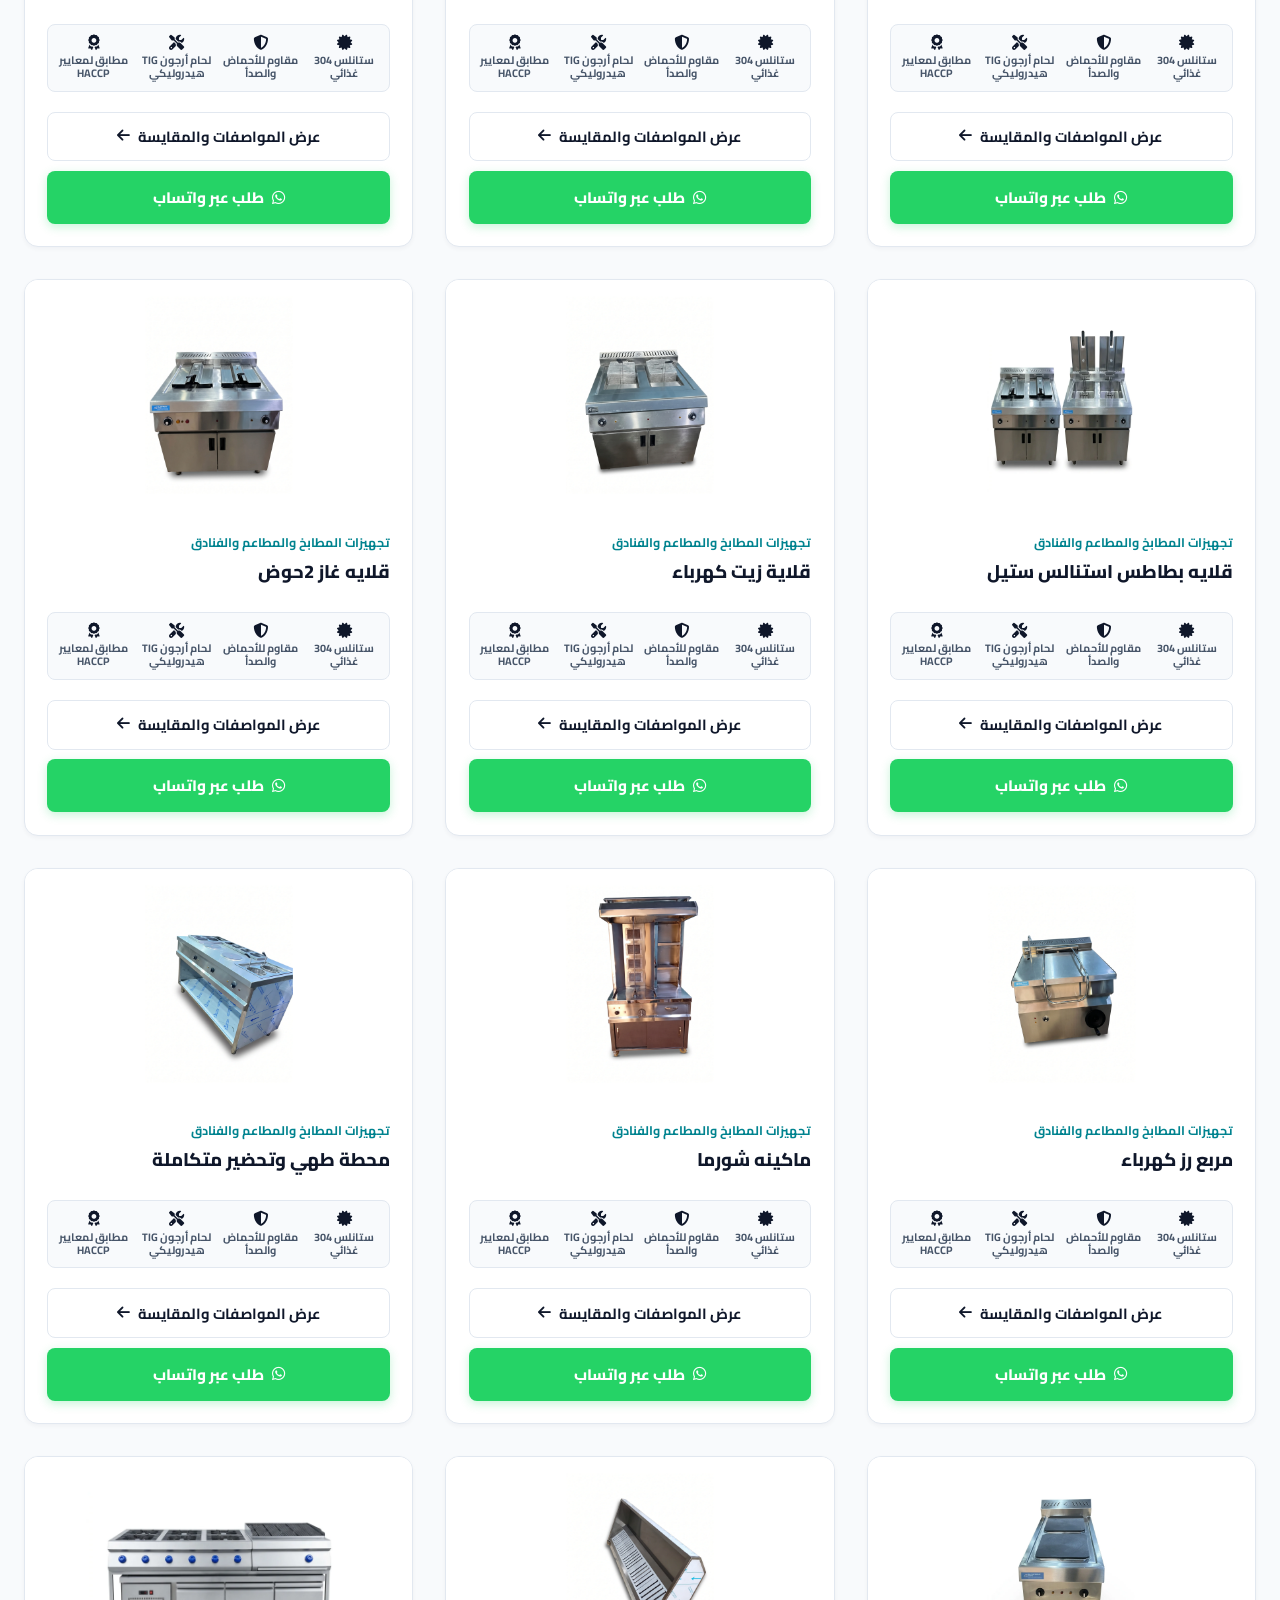
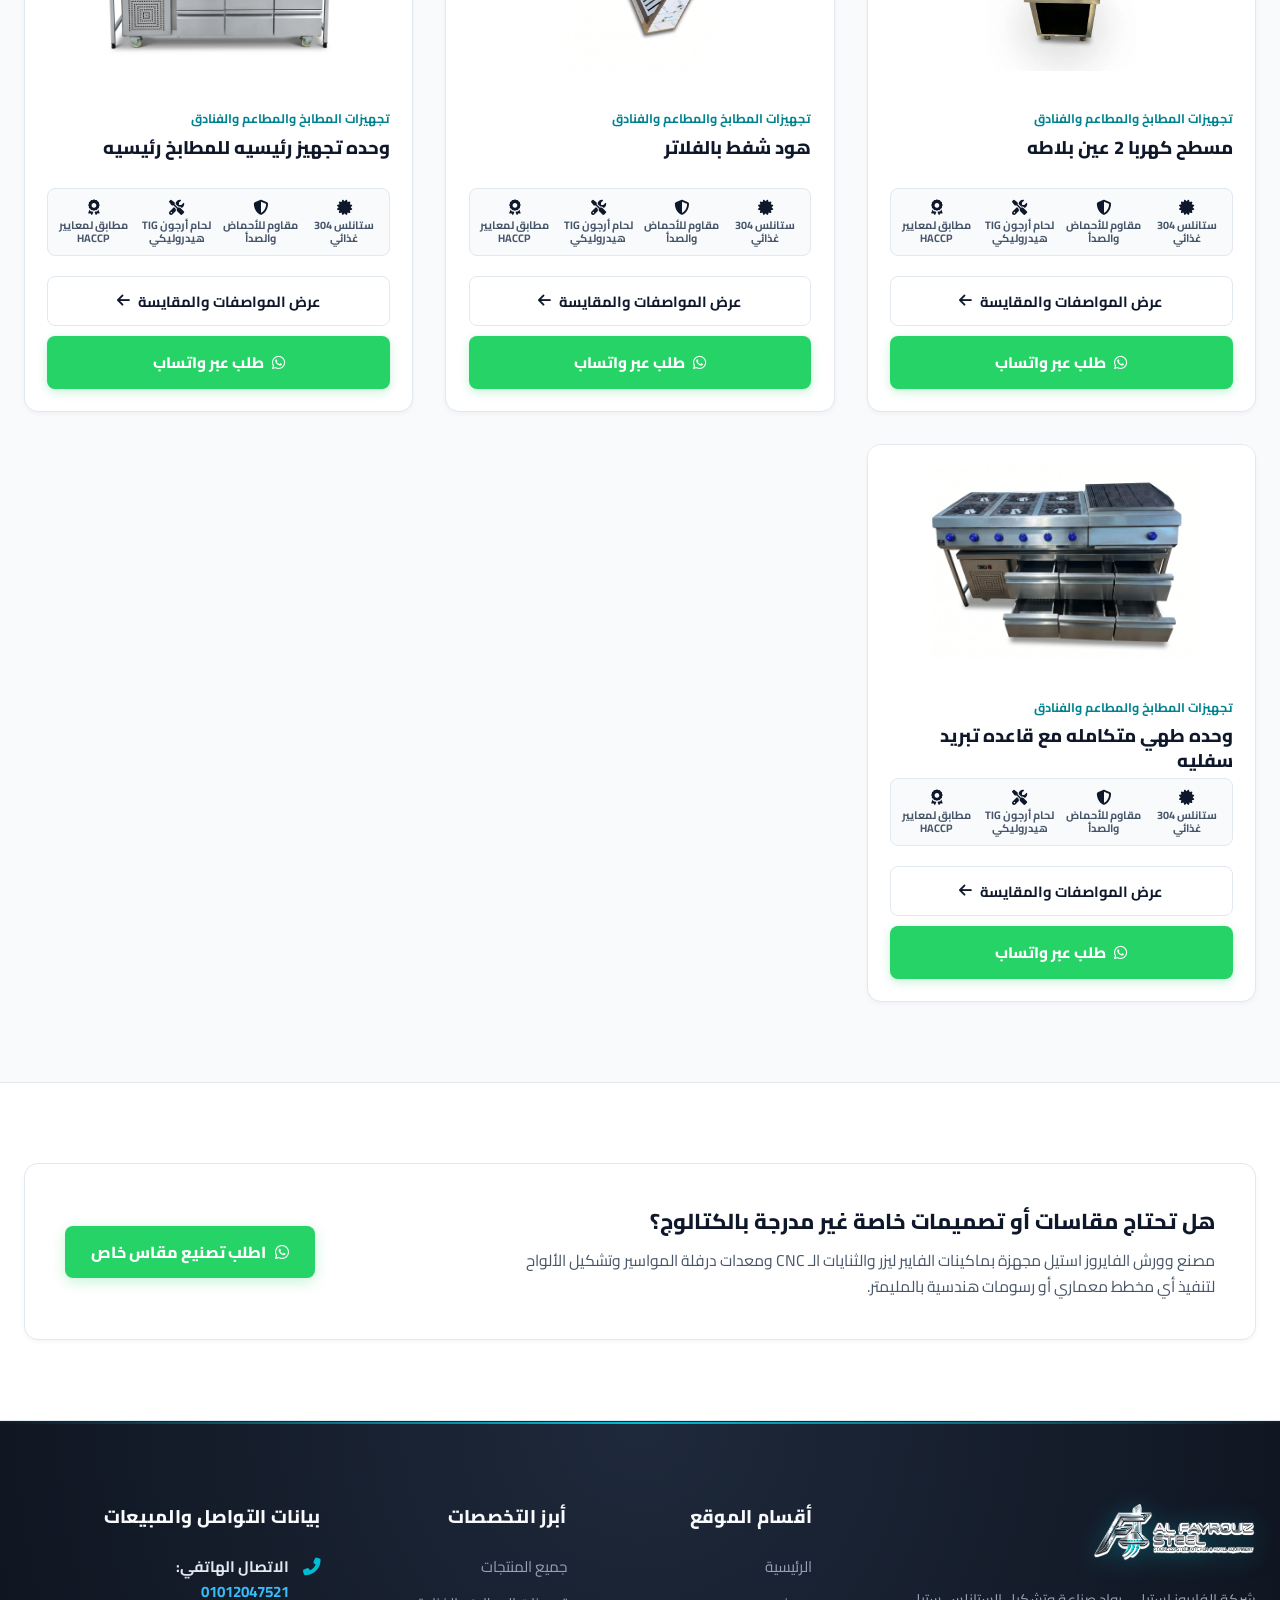
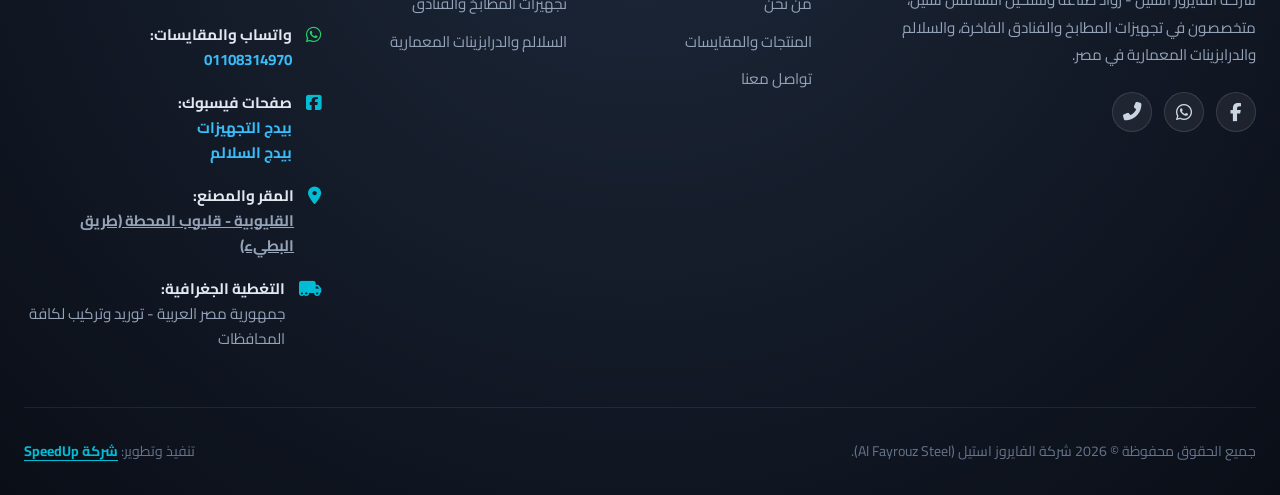
<file: products.html>
<!DOCTYPE html>
<html lang="ar" dir="rtl">
<head>
  <meta charset="UTF-8" />
  <meta name="viewport" content="width=device-width, initial-scale=1.0" />
  
  <!-- Instant Anti-Flicker Bilingual Engine Pre-Init (Zero Flash of Arabic when English active) -->
  <script>
    (function() {
      var urlParams = new URLSearchParams(window.location.search);
      var paramLang = urlParams.get('lang');
      if (paramLang === 'ar' || paramLang === 'en') {
        localStorage.setItem('alfayrouz_lang', paramLang);
      }
      var lang = localStorage.getItem('alfayrouz_lang') || 'ar';
      document.documentElement.lang = lang;
      document.documentElement.dir = (lang === 'en') ? 'ltr' : 'rtl';
      if (lang === 'en') {
        document.documentElement.classList.add('ltr-mode', 'lang-en-init');
      }
    })();
  </script>
  <!-- SEO Primary Meta Tags -->
  <title>كتالوج منتجات وتجهيزات الستانلس ستيل | الفايروز استيل</title>
  <meta name="description" content="كتالوج منتجات الفايروز استيل - منتجات وتصميمات متميزة في السلالم والدرابزينات وتجهيزات مطابخ المطاعم والفنادق من الستانلس ستيل 304 و 316 مع طلب مقايسة مباشر عبر واتساب." />
  <meta name="keywords" content="كتالوج الفايروز استيل, اسعار ترابيزات استانلس, هودات مطاعم 304, درابزين زجاج سيكوريت, سلالم استانلس حلزونية, احواض حلل استانلس, قلايات مطاعم, Al Fayrouz Steel catalog" />
  <meta name="author" content="شركة الفايروز استيل - Al Fayrouz Steel" />
  <meta name="robots" content="index, follow, max-snippet:-1, max-image-preview:large, max-video-preview:-1" />
  <meta name="theme-color" content="#0f172a" />
  <link rel="canonical" href="https://alfayrouzsteel.com/products.html" />
  <link rel="alternate" hreflang="ar" href="https://alfayrouzsteel.com/products.html" />
  <link rel="alternate" hreflang="en" href="https://alfayrouzsteel.com/products.html?lang=en" />
  <link rel="alternate" hreflang="x-default" href="https://alfayrouzsteel.com/products.html" />

  <!-- Localized Geo Targeting (Egypt - Qalyubia / Greater Cairo) -->
  <meta name="geo.region" content="EG-KB" />
  <meta name="geo.placename" content="Qalyub, Al-Qalyubia, Egypt" />
  <meta name="geo.position" content="30.180586;31.227800" />
  <meta name="ICBM" content="30.180586, 31.227800" />
  <meta name="DC.title" content="كتالوج منتجات وتجهيزات الستانلس ستيل | الفايروز استيل" />
  <meta name="DC.creator" content="شركة الفايروز استيل - Al Fayrouz Steel" />
  <meta name="DC.coverage" content="Egypt, Qalyubia, Cairo, Giza, Alexandria" />
  <meta name="DC.language" content="ar" />

  <!-- Open Graph / Facebook -->
  <meta property="og:type" content="website" />
  <meta property="og:url" content="https://alfayrouzsteel.com/products.html" />
  <meta property="og:title" content="كتالوج منتجات ومقايسات الستانلس ستيل | الفايروز استيل" />
  <meta property="og:description" content="تصفح منتجات قياسية ومخصصة في تجهيزات المطابخ والفنادق والسلالم والدرابزينات المعمارية من خامات 304 و 316." />
  <meta property="og:image" content="https://alfayrouzsteel.com/assets/hero_clean_stage.webp" />
  <meta property="og:image:secure_url" content="https://alfayrouzsteel.com/assets/hero_clean_stage.webp" />
  <meta property="og:image:type" content="image/webp" />
  <meta property="og:image:width" content="1200" />
  <meta property="og:image:height" content="630" />
  <meta property="og:image:alt" content="كتالوج منتجات وتجهيزات الفايروز استيل" />
  <meta property="og:site_name" content="الفايروز استيل - Al Fayrouz Steel" />
  <meta property="og:locale" content="ar_AR" />
  <meta property="og:locale:alternate" content="en_US" />

  <!-- Twitter Card -->
  <meta name="twitter:card" content="summary_large_image" />
  <meta name="twitter:title" content="كتالوج منتجات ومقايسات الفايروز استيل" />
  <meta name="twitter:description" content="تصميمات متميزة من الستانلس ستيل 304 و 316 للمطابخ والفنادق والسلالم." />
  <meta name="twitter:image" content="https://alfayrouzsteel.com/assets/hero_clean_stage.webp" />
  <meta name="twitter:image:alt" content="كتالوج منتجات الفايروز استيل" />

  <!-- Favicon (WebP) -->
  <link rel="icon" type="image/webp" href="assets/logo.webp" />

  <!-- High-Performance Font Preloads (0ms local rendering, zero font shifting) -->
  <link rel="preload" href="fonts/cairo-0.woff2" as="font" type="font/woff2" crossorigin />
  <link rel="preload" href="fonts/cairo-9.woff2" as="font" type="font/woff2" crossorigin />
  <link rel="preload" href="fonts/fa-solid-900.woff2" as="font" type="font/woff2" crossorigin />

  <!-- Local High-Speed Fonts & Icons (100% Local, 0ms Instant Load, Zero Broken Squares) -->
  <link rel="stylesheet" href="css/cairo-local.css" />
  <link rel="stylesheet" href="css/fontawesome-local.css" />

  <!-- Master Stylesheet -->
  <link rel="stylesheet" href="css/style.css" />

  <!-- Structured Data JSON-LD (CollectionPage, ItemList & BreadcrumbList) -->
  <script type="application/ld+json">
  [
    {
      "@context": "https://schema.org",
      "@type": "CollectionPage",
      "name": "كتالوج منتجات وتجهيزات الفايروز استيل",
      "description": "كتالوج متكامل يضم 50 منتجاً في تجهيزات المطابخ والفنادق والسلالم والدرابزينات المعمارية.",
      "url": "https://alfayrouzsteel.com/products.html",
      "mainEntity": {
        "@type": "ItemList",
        "numberOfItems": 49,
        "itemListElement": [
          {
            "@type": "ListItem",
            "position": 1,
            "name": "تجهيزات المطابخ والمطاعم والفنادق (34 منتج)",
            "url": "https://alfayrouzsteel.com/products.html?category=kitchen"
          },
          {
            "@type": "ListItem",
            "position": 2,
            "name": "السلالم والدرابزينات والتشطيبات المعمارية (15 منتج)",
            "url": "https://alfayrouzsteel.com/products.html?category=architectural"
          }
        ]
      }
    },
    {
      "@context": "https://schema.org",
      "@type": "BreadcrumbList",
      "itemListElement": [
        {
          "@type": "ListItem",
          "position": 1,
          "name": "الرئيسية",
          "item": "https://alfayrouzsteel.com/"
        },
        {
          "@type": "ListItem",
          "position": 2,
          "name": "المنتجات والمقايسات",
          "item": "https://alfayrouzsteel.com/products.html"
        }
      ]
    }
  ]
  </script>
</head>
<body>

  <!-- Site Header -->
  <header class="site-header">
    <div class="container">
      <nav class="navbar">
        <a href="index.html" class="brand-logo" title="الفايروز استيل">
          <img src="assets/logo.webp" alt="لوجو الفايروز استيل - Al Fayrouz Steel" />
        </a>

        <!-- Desktop Navigation Links -->
        <div class="nav-links">
          <a href="index.html" class="nav-link">
            <span data-i18n="nav_home">الرئيسية</span>
          </a>
          <a href="about.html" class="nav-link">
            <span data-i18n="nav_about">من نحن</span>
          </a>
          <a href="products.html" class="nav-link active">
            <span data-i18n="nav_products">المنتجات والمقايسات</span>
          </a>
          <a href="contact.html" class="nav-link">
            <span data-i18n="nav_contact">تواصل معنا</span>
          </a>
        </div>

        <!-- Header Actions -->
        <div class="header-actions">
          <div class="fb-dropdown-wrapper">
            <button type="button" class="social-link fb fb-dropdown-trigger" title="صفحات فيسبوك الرسمية" aria-label="صفحات فيسبوك الرسمية" aria-expanded="false">
              <i class="fab fa-facebook-f"></i>
            </button>
            <div class="fb-dropdown-menu" role="menu">
              <a href="https://www.facebook.com/profile.php?id=61580929554967" target="_blank" rel="noopener noreferrer" class="fb-dropdown-item" role="menuitem">
                <span class="fb-dropdown-icon"><i class="fab fa-facebook-f"></i></span>
                <span data-i18n="footer_fb_kitchen">بيدج التجهيزات</span>
              </a>
              <a href="https://www.facebook.com/profile.php?id=61592318002713" target="_blank" rel="noopener noreferrer" class="fb-dropdown-item" role="menuitem">
                <span class="fb-dropdown-icon"><i class="fab fa-facebook-f"></i></span>
                <span data-i18n="footer_fb_stairs">بيدج السلالم</span>
              </a>
            </div>
          </div>
          <a href="https://wa.me/201108314970" target="_blank" rel="noopener noreferrer" class="social-link wa" title="محادثة واتساب مباشرة">
            <i class="fab fa-whatsapp"></i>
          </a>
          <a href="tel:01012047521" class="btn-header-call">
            <i class="fas fa-phone-alt"></i>
            <span data-i18n="call_btn_text">01012047521</span>
          </a>
          <button class="lang-toggle" title="Switch Language" aria-label="تبديل اللغة">
            <i class="fas fa-globe"></i>
            <span class="lang-text" data-i18n="lang_toggle_text">English</span>
          </button>
          
          <button class="hamburger-btn" aria-label="فتح القائمة">
            <i class="fas fa-bars"></i>
          </button>
        </div>
      </nav>
    </div>
  </header>

  <!-- Mobile Nav Drawer -->
  <div class="mobile-nav">
    <a href="index.html" class="nav-link" data-i18n="nav_home">الرئيسية</a>
    <a href="about.html" class="nav-link" data-i18n="nav_about">من نحن</a>
    <a href="products.html" class="nav-link active" data-i18n="nav_products">المنتجات والمقايسات</a>
    <a href="contact.html" class="nav-link" data-i18n="nav_contact">تواصل معنا</a>
    <div style="display: flex; gap: 1rem; margin-top: 1rem;">
      <a href="tel:01012047521" class="btn btn-primary" style="flex: 1;">
        <i class="fas fa-phone-alt"></i> 01012047521
      </a>
      <a href="https://wa.me/201108314970" target="_blank" class="btn btn-whatsapp" style="flex: 1;">
        <i class="fab fa-whatsapp"></i> واتساب
      </a>
    </div>
    <div class="mobile-lang-wrap" style="margin-top: 0.5rem; padding-top: 1rem; border-top: 1px solid var(--steel-border);">
      <button class="lang-toggle mobile-nav-lang-btn" title="Switch Language" aria-label="تبديل اللغة" style="width: 100%; display: flex; align-items: center; justify-content: center; gap: 0.6rem; padding: 0.75rem 1rem; font-size: 1rem; border-radius: 10px; background: #f8fafc; border: 1px solid var(--steel-border); color: #0f172a; font-weight: 700; cursor: pointer;">
        <i class="fas fa-globe"></i>
        <span class="lang-text" data-i18n="lang_toggle_text">English</span>
      </button>
    </div>
  </div>

  <main>
    <!-- Catalog Hero Banner -->
    <div style="padding: 130px 0 50px; background: radial-gradient(circle at center, #ffffff 0%, #f4f6f9 100%); border-bottom: 1px solid var(--steel-border); text-align: center;">
      <div class="container">
        <span class="badge-tag highlight" style="margin-bottom: 0.8rem;">
          <i class="fas fa-certificate"></i> <span data-i18n="catalog_tag">خامات أصلية ستانلس 304 و 316</span>
        </span>
        <h1 data-i18n="catalog_hero_title" style="font-size: clamp(2.2rem, 3.8vw, 3.2rem); font-weight: 900; color: #0f172a; margin-bottom: 0.75rem;">
          كتالوج منتجات وتجهيزات الفايروز استيل
        </h1>
        <p data-i18n="catalog_hero_subtitle" style="font-size: 1.15rem; color: #475569; max-width: 720px; margin: 0 auto; line-height: 1.7;">
          تصفح منتجاتنا وتصميماتنا المتميزة في قطاع التجهيزات الفندقية والمطابخ، وقطاع السلالم والدرابزينات المعمارية. اطلب مقايستك مباشرة عبر واتساب بضغطة زر واحدة.
        </p>
      </div>
    </div>

    <!-- Catalog Section -->
    <section id="products-catalog-section" class="section">
      <div class="container">
        
        <!-- Catalog Toolbar (Tabs & Search) -->
        <div class="catalog-toolbar">
          
          <!-- Filter Tabs -->
          <div class="category-tabs">
            <button class="tab-btn active" data-category="all">
              <span data-i18n="tab_all">جميع المنتجات</span>
              <span class="count-badge" id="count-all">49</span>
            </button>
            <button class="tab-btn" data-category="kitchen">
              <i class="fas fa-utensils"></i>
              <span data-i18n="tab_kitchen">تجهيزات المطابخ والفنادق</span>
              <span class="count-badge" id="count-kit">34</span>
            </button>
            <button class="tab-btn" data-category="architectural">
              <i class="fas fa-layer-group"></i>
              <span data-i18n="tab_arch">السلالم والدرابزينات المعمارية</span>
              <span class="count-badge" id="count-arc">15</span>
            </button>
          </div>

          <!-- Live Search Input -->
          <div class="search-box-wrap">
            <i class="fas fa-search search-icon"></i>
            <input type="text" id="product-search" class="search-input" data-i18n-placeholder="search_placeholder" placeholder="ابحث باسم المنتج، الكود، خامة الستانلس (مثال: هود، سلم، حوض، 304)..." />
          </div>

        </div>

        <!-- Products Grid (Renders all 50 items dynamically) -->
        <div id="products-grid" class="products-grid">
          <!-- Rendered via JS -->
        </div>

      </div>
    </section>

    <!-- Quality Assurance Notice -->
    <section class="section alt-bg">
      <div class="container">
        <div style="background: #ffffff; border: 1px solid var(--steel-border); border-radius: var(--radius-md); padding: 2.5rem; display: flex; align-items: center; justify-content: space-between; flex-wrap: wrap; gap: 2rem; box-shadow: var(--shadow-sm);">
          <div>
            <h3 style="font-size: 1.35rem; font-weight: 800; color: #0f172a; margin-bottom: 0.5rem;" data-i18n="custom_banner_title">
              <i class="fas fa-tools" style="color: #00bcd4; margin-left: 0.5rem;"></i> هل تحتاج مقاسات أو تصميمات خاصة غير مدرجة بالكتالوج؟
            </h3>
            <p style="color: #475569; font-size: 0.98rem; max-width: 700px; line-height: 1.65;" data-i18n="custom_banner_desc">
              مصنع وورش <strong>الفايروز استيل</strong> مجهزة بماكينات الفايبر ليزر والثنايات الـ CNC ومعدات درفلة المواسير وتشكيل الألواح لتنفيذ أي مخطط معماري أو رسومات هندسية بالمليمتر.
            </p>
          </div>
          <a href="https://wa.me/201108314970?text=%D8%A7%D9%84%D8%B3%D9%84%D8%A7%D9%85%20%D8%B9%D9%84%D9%8A%D9%83%D9%85%D8%8C%20%D9%84%D8%AF%D9%8A%20%D9%85%D8%AE%D8%B7%D8%B7%20%D9%87%D9%86%D8%AF%D8%B3%D9%8A%20/%20%D9%85%D9%82%D8%A7%D8%B3%D8%A7%D8%AA%20%D8%AE%D8%A7%D8%B5%D8%A9%20%D8%A3%D8%B1%D8%BA%D8%A8%20%D9%81%D9%8A%20%D8%AA%D8%B3%D8%B9%D9%8A%D8%B1%D9%87%D8%A7" target="_blank" rel="noopener noreferrer" class="btn btn-whatsapp" style="white-space: nowrap;">
            <i class="fab fa-whatsapp"></i> <span data-i18n="custom_banner_btn">اطلب تصنيع مقاس خاص</span>
          </a>
        </div>
      </div>
    </section>
  </main>

  <!-- Modals -->
  <!-- Product Specifications & Details Modal -->
  <div id="detail-modal-overlay" class="modal-overlay" aria-hidden="true" role="dialog">
    <div class="modal-box detail-modal-box">
      <button type="button" class="modal-close-btn" onclick="window.AlFayrouzApp.closeModals()" aria-label="إغلاق">
        <i class="fas fa-times"></i>
      </button>
      <div id="detail-modal-content">
        <!-- Rendered via JS -->
      </div>
    </div>
  </div>

  <!-- Branded WhatsApp Order Modal (Matching screenshot) -->
  <div id="wa-modal-overlay" class="modal-overlay" aria-hidden="true" role="dialog">
    <div class="modal-box wa-order-modal-box">
      <!-- Modal Header -->
      <div class="wa-modal-header">
        <div class="wa-header-brand-wrap">
          <div class="wa-header-icon">
            <i class="fab fa-whatsapp"></i>
          </div>
          <div class="wa-header-text">
            <h3 data-i18n="wa_modal_title">طلب عبر واتساب</h3>
            <p data-i18n="wa_modal_subtitle">أرسل طلبك مباشرةً وسنرد فوراً</p>
          </div>
        </div>
        <button type="button" class="wa-header-close" onclick="window.AlFayrouzApp.closeModals()" aria-label="إغلاق">
          <i class="fas fa-times"></i>
        </button>
      </div>

      <!-- Modal Body -->
      <div class="wa-modal-body">
        <form id="wa-order-form">
          <!-- Field 1: Requested Product -->
          <div class="wa-form-group">
            <label for="wa-modal-prod-input" class="wa-form-label" data-i18n="wa_modal_prod_label">المنتج المطلوب</label>
            <div class="wa-input-wrapper">
              <input type="text" id="wa-modal-prod-input" class="wa-form-input" readonly />
              <span class="wa-input-icon"><i class="fas fa-cube"></i></span>
            </div>
          </div>

          <!-- Field 2: Full Name -->
          <div class="wa-form-group">
            <label for="wa-client-name" class="wa-form-label" data-i18n="wa_modal_name_label">الاسم الكريم</label>
            <div class="wa-input-wrapper">
              <input type="text" id="wa-client-name" class="wa-form-input" data-i18n-placeholder="wa_modal_name_ph" placeholder="أدخل اسمك بالكامل" required />
              <span class="wa-input-icon"><i class="fas fa-user"></i></span>
            </div>
          </div>

          <!-- Field 3: Phone Number -->
          <div class="wa-form-group">
            <label for="wa-client-phone" class="wa-form-label" data-i18n="wa_modal_phone_label">رقم الهاتف</label>
            <div class="wa-input-wrapper">
              <input type="tel" id="wa-client-phone" class="wa-form-input" data-i18n-placeholder="wa_modal_phone_ph" placeholder="مثال: 01000000000" required />
              <span class="wa-input-icon"><i class="fas fa-phone-alt"></i></span>
            </div>
          </div>

          <!-- Field 4: Address -->
          <div class="wa-form-group">
            <label for="wa-client-address" class="wa-form-label" data-i18n="wa_modal_addr_label">العنوان</label>
            <div class="wa-input-wrapper">
              <input type="text" id="wa-client-address" class="wa-form-input" data-i18n-placeholder="wa_modal_addr_ph" placeholder="المحافظة، المدينة، الشارع" />
              <span class="wa-input-icon"><i class="fas fa-map-marker-alt"></i></span>
            </div>
          </div>

          <!-- Field 5: Notes / Quantities -->
          <div class="wa-form-group">
            <label for="wa-client-notes" class="wa-form-label" data-i18n="wa_modal_notes_label">تفاصيل إضافية (اختياري)</label>
            <div class="wa-input-wrapper">
              <textarea id="wa-client-notes" class="wa-form-input wa-form-textarea" data-i18n-placeholder="wa_modal_notes_ph" placeholder="العدد المطلوب، المقاس، أو أي ملاحظات خاصة بالتوصيل..."></textarea>
              <span class="wa-input-icon"><i class="fas fa-file-alt"></i></span>
            </div>
          </div>

          <!-- Submit Button -->
          <button type="submit" class="wa-form-submit-btn">
            <i class="fab fa-whatsapp"></i>
            <span data-i18n="wa_modal_confirm_btn">تأكيد ومراسلة عبر واتساب</span>
          </button>
        </form>
      </div>
    </div>
  </div>

  <!-- Floating Elements -->
  <div class="floating-widgets">
    <a href="https://wa.me/201108314970?text=%D8%A7%D9%84%D8%B3%D9%84%D8%A7%D9%85%20%D8%B9%D9%84%D9%8A%D9%83%D9%85%D8%8C%20%D8%A3%D8%B1%D8%BA%D8%A8%20%D9%81%D9%8A%20%D8%A7%D9%84%D8%A7%D8%B3%D8%AA%D9%81%D8%B3%D8%A7%D8%B1%20%D8%B9%D9%86%20%D9%85%D9%86%D8%AA%D8%AC%D8%A7%D8%AA%20%D8%A7%D9%84%D9%81%D8%A7%D9%8A%D8%B1%D9%88%D8%B2%20%D8%A7%D8%B3%D8%AA%D9%8A%D9%84" target="_blank" rel="noopener noreferrer" class="floating-wa-btn" title="تحدث معنا على واتساب">
      <span class="pulse-circle"></span>
      <i class="fab fa-whatsapp"></i>
      <span data-i18n="floating_wa_text">طلب مقايسة واتساب</span>
    </a>
    <button class="btn-scroll-top" title="الرجوع للأعلى">
      <i class="fas fa-chevron-up"></i>
    </button>
  </div>

  <!-- Site Footer (With 100% Transparent WebP Logo) -->
  <footer class="site-footer">
    <div class="container">
      <div class="footer-grid">
        
        <div class="footer-brand">
          <img src="assets/logo_footer.webp" alt="الفايروز استيل" />
          <p data-i18n="footer_brand_desc">
            شركة <strong>الفايروز استيل</strong> - رواد صناعة وتشكيل الستانلس ستيل، متخصصون في تجهيزات المطابخ والفنادق الفاخرة، والسلالم والدرابزينات المعمارية في مصر.
          </p>
          <div class="footer-social-links">
            <div class="fb-dropdown-wrapper footer-fb-dropdown">
              <button type="button" class="social-link fb fb-dropdown-trigger" title="صفحات فيسبوك الرسمية" aria-label="صفحات فيسبوك الرسمية" aria-expanded="false">
                <i class="fab fa-facebook-f"></i>
              </button>
              <div class="fb-dropdown-menu" role="menu">
                <a href="https://www.facebook.com/profile.php?id=61580929554967" target="_blank" rel="noopener noreferrer" class="fb-dropdown-item" role="menuitem">
                  <span class="fb-dropdown-icon"><i class="fab fa-facebook-f"></i></span>
                  <span data-i18n="footer_fb_kitchen">بيدج التجهيزات</span>
                </a>
                <a href="https://www.facebook.com/profile.php?id=61592318002713" target="_blank" rel="noopener noreferrer" class="fb-dropdown-item" role="menuitem">
                  <span class="fb-dropdown-icon"><i class="fab fa-facebook-f"></i></span>
                  <span data-i18n="footer_fb_stairs">بيدج السلالم</span>
                </a>
              </div>
            </div>
            <a href="https://wa.me/201108314970" target="_blank" rel="noopener noreferrer" class="social-link wa" title="واتساب المبيعات والمقايسات">
              <i class="fab fa-whatsapp"></i>
            </a>
            <a href="tel:01012047521" class="social-link" title="اتصال هاتفي">
              <i class="fas fa-phone-alt"></i>
            </a>
          </div>
        </div>

        <div class="footer-col">
          <h4 data-i18n="footer_sections_title">أقسام الموقع</h4>
          <div class="footer-links">
            <a href="index.html" data-i18n="nav_home">الرئيسية</a>
            <a href="about.html" data-i18n="nav_about">من نحن</a>
            <a href="products.html" data-i18n="nav_products">المنتجات والمقايسات</a>
            <a href="contact.html" data-i18n="nav_contact">تواصل معنا</a>
          </div>
        </div>

        <div class="footer-col">
          <h4 data-i18n="footer_specialties_title">أبرز التخصصات</h4>
          <div class="footer-links">
            <a href="products.html?category=all#products-catalog-section" data-i18n="footer_spec_1">جميع المنتجات</a>
            <a href="products.html?category=kitchen#products-catalog-section" data-i18n="footer_spec_2">تجهيزات المطابخ والفنادق</a>
            <a href="products.html?category=architectural#products-catalog-section" data-i18n="footer_spec_3">السلالم والدرابزينات المعمارية</a>
          </div>
        </div>

        <div class="footer-col">
          <h4 data-i18n="footer_contact_title">بيانات التواصل والمبيعات</h4>
          <div class="footer-contact-list">
            <div class="footer-contact-item">
              <i class="fas fa-phone-alt"></i>
              <div>
                <strong data-i18n="footer_phone_lbl">الاتصال الهاتفي:</strong><br />
                <a href="tel:01012047521">01012047521</a>
              </div>
            </div>
            <div class="footer-contact-item">
              <i class="fab fa-whatsapp" style="color: #25D366;"></i>
              <div>
                <strong data-i18n="footer_wa_lbl">واتساب والمقايسات:</strong><br />
                <a href="https://wa.me/201108314970" target="_blank" rel="noopener noreferrer">01108314970</a>
              </div>
            </div>
            <div class="footer-contact-item">
              <i class="fab fa-facebook-square"></i>
              <div>
                <strong data-i18n="footer_fb_lbl">صفحات فيسبوك:</strong><br />
                <a href="https://www.facebook.com/profile.php?id=61580929554967" target="_blank" rel="noopener noreferrer" data-i18n="footer_fb_kitchen">بيدج التجهيزات</a><br />
                <a href="https://www.facebook.com/profile.php?id=61592318002713" target="_blank" rel="noopener noreferrer" data-i18n="footer_fb_stairs">بيدج السلالم</a>
              </div>
            </div>
            <div class="footer-contact-item">
              <i class="fas fa-map-marker-alt"></i>
              <div>
                <strong data-i18n="footer_addr_lbl">المقر والمصنع:</strong><br />
                <a href="https://maps.app.goo.gl/yWB5pG5dzHCzzxS78" target="_blank" rel="noopener noreferrer" style="color: inherit; text-decoration: underline;" data-i18n="footer_addr_val">القليوبية - قليوب المحطة (طريق البطيء)</a>
              </div>
            </div>
            <div class="footer-contact-item">
              <i class="fas fa-truck-moving"></i>
              <div>
                <strong data-i18n="footer_cov_lbl">التغطية الجغرافية:</strong><br />
                <span data-i18n="footer_cov_val">جمهورية مصر العربية - توريد وتركيب لكافة المحافظات</span>
              </div>
            </div>
          </div>
        </div>

      </div>

      <div class="footer-bottom">
        <div data-i18n="footer_copy">جميع الحقوق محفوظة &copy; 2026 شركة الفايروز استيل (Al Fayrouz Steel).</div>
        <div data-i18n="footer_sub">تنفيذ وتطوير: <a href="https://speed-up.tech/" target="_blank" rel="noopener noreferrer" class="speedup-link">شركة SpeedUp</a></div>
      </div>
    </div>
  </footer>

  <!-- Scripts -->
  <script src="js/products-data.js"></script>
  <script src="js/translations.js"></script>
  <script src="js/main.js"></script>

</body>
</html>
</file>
<file: css/cairo-local.css>
/* arabic */
@font-face {
  font-family: 'Cairo';
  font-style: normal;
  font-weight: 400;
  font-display: block;
  src: url(../fonts/cairo-0.woff2) format('woff2');
  unicode-range: U+0600-06FF, U+0750-077F, U+0870-088E, U+0890-0891, U+0897-08E1, U+08E3-08FF, U+200C-200E, U+2010-2011, U+204F, U+2E41, U+FB50-FDFF, U+FE70-FE74, U+FE76-FEFC, U+102E0-102FB, U+10E60-10E7E, U+10EC2-10EC4, U+10EFC-10EFF, U+1EE00-1EE03, U+1EE05-1EE1F, U+1EE21-1EE22, U+1EE24, U+1EE27, U+1EE29-1EE32, U+1EE34-1EE37, U+1EE39, U+1EE3B, U+1EE42, U+1EE47, U+1EE49, U+1EE4B, U+1EE4D-1EE4F, U+1EE51-1EE52, U+1EE54, U+1EE57, U+1EE59, U+1EE5B, U+1EE5D, U+1EE5F, U+1EE61-1EE62, U+1EE64, U+1EE67-1EE6A, U+1EE6C-1EE72, U+1EE74-1EE77, U+1EE79-1EE7C, U+1EE7E, U+1EE80-1EE89, U+1EE8B-1EE9B, U+1EEA1-1EEA3, U+1EEA5-1EEA9, U+1EEAB-1EEBB, U+1EEF0-1EEF1;
}
/* latin-ext */
@font-face {
  font-family: 'Cairo';
  font-style: normal;
  font-weight: 400;
  font-display: block;
  src: url(../fonts/cairo-1.woff2) format('woff2');
  unicode-range: U+0100-02BA, U+02BD-02C5, U+02C7-02CC, U+02CE-02D7, U+02DD-02FF, U+0304, U+0308, U+0329, U+1D00-1DBF, U+1E00-1E9F, U+1EF2-1EFF, U+2020, U+20A0-20AB, U+20AD-20C0, U+2113, U+2C60-2C7F, U+A720-A7FF;
}
/* latin */
@font-face {
  font-family: 'Cairo';
  font-style: normal;
  font-weight: 400;
  font-display: block;
  src: url(../fonts/cairo-2.woff2) format('woff2');
  unicode-range: U+0000-00FF, U+0131, U+0152-0153, U+02BB-02BC, U+02C6, U+02DA, U+02DC, U+0304, U+0308, U+0329, U+2000-206F, U+20AC, U+2122, U+2191, U+2193, U+2212, U+2215, U+FEFF, U+FFFD;
}
/* arabic */
@font-face {
  font-family: 'Cairo';
  font-style: normal;
  font-weight: 500;
  font-display: block;
  src: url(../fonts/cairo-3.woff2) format('woff2');
  unicode-range: U+0600-06FF, U+0750-077F, U+0870-088E, U+0890-0891, U+0897-08E1, U+08E3-08FF, U+200C-200E, U+2010-2011, U+204F, U+2E41, U+FB50-FDFF, U+FE70-FE74, U+FE76-FEFC, U+102E0-102FB, U+10E60-10E7E, U+10EC2-10EC4, U+10EFC-10EFF, U+1EE00-1EE03, U+1EE05-1EE1F, U+1EE21-1EE22, U+1EE24, U+1EE27, U+1EE29-1EE32, U+1EE34-1EE37, U+1EE39, U+1EE3B, U+1EE42, U+1EE47, U+1EE49, U+1EE4B, U+1EE4D-1EE4F, U+1EE51-1EE52, U+1EE54, U+1EE57, U+1EE59, U+1EE5B, U+1EE5D, U+1EE5F, U+1EE61-1EE62, U+1EE64, U+1EE67-1EE6A, U+1EE6C-1EE72, U+1EE74-1EE77, U+1EE79-1EE7C, U+1EE7E, U+1EE80-1EE89, U+1EE8B-1EE9B, U+1EEA1-1EEA3, U+1EEA5-1EEA9, U+1EEAB-1EEBB, U+1EEF0-1EEF1;
}
/* latin-ext */
@font-face {
  font-family: 'Cairo';
  font-style: normal;
  font-weight: 500;
  font-display: block;
  src: url(../fonts/cairo-4.woff2) format('woff2');
  unicode-range: U+0100-02BA, U+02BD-02C5, U+02C7-02CC, U+02CE-02D7, U+02DD-02FF, U+0304, U+0308, U+0329, U+1D00-1DBF, U+1E00-1E9F, U+1EF2-1EFF, U+2020, U+20A0-20AB, U+20AD-20C0, U+2113, U+2C60-2C7F, U+A720-A7FF;
}
/* latin */
@font-face {
  font-family: 'Cairo';
  font-style: normal;
  font-weight: 500;
  font-display: block;
  src: url(../fonts/cairo-5.woff2) format('woff2');
  unicode-range: U+0000-00FF, U+0131, U+0152-0153, U+02BB-02BC, U+02C6, U+02DA, U+02DC, U+0304, U+0308, U+0329, U+2000-206F, U+20AC, U+2122, U+2191, U+2193, U+2212, U+2215, U+FEFF, U+FFFD;
}
/* arabic */
@font-face {
  font-family: 'Cairo';
  font-style: normal;
  font-weight: 600;
  font-display: block;
  src: url(../fonts/cairo-6.woff2) format('woff2');
  unicode-range: U+0600-06FF, U+0750-077F, U+0870-088E, U+0890-0891, U+0897-08E1, U+08E3-08FF, U+200C-200E, U+2010-2011, U+204F, U+2E41, U+FB50-FDFF, U+FE70-FE74, U+FE76-FEFC, U+102E0-102FB, U+10E60-10E7E, U+10EC2-10EC4, U+10EFC-10EFF, U+1EE00-1EE03, U+1EE05-1EE1F, U+1EE21-1EE22, U+1EE24, U+1EE27, U+1EE29-1EE32, U+1EE34-1EE37, U+1EE39, U+1EE3B, U+1EE42, U+1EE47, U+1EE49, U+1EE4B, U+1EE4D-1EE4F, U+1EE51-1EE52, U+1EE54, U+1EE57, U+1EE59, U+1EE5B, U+1EE5D, U+1EE5F, U+1EE61-1EE62, U+1EE64, U+1EE67-1EE6A, U+1EE6C-1EE72, U+1EE74-1EE77, U+1EE79-1EE7C, U+1EE7E, U+1EE80-1EE89, U+1EE8B-1EE9B, U+1EEA1-1EEA3, U+1EEA5-1EEA9, U+1EEAB-1EEBB, U+1EEF0-1EEF1;
}
/* latin-ext */
@font-face {
  font-family: 'Cairo';
  font-style: normal;
  font-weight: 600;
  font-display: block;
  src: url(../fonts/cairo-7.woff2) format('woff2');
  unicode-range: U+0100-02BA, U+02BD-02C5, U+02C7-02CC, U+02CE-02D7, U+02DD-02FF, U+0304, U+0308, U+0329, U+1D00-1DBF, U+1E00-1E9F, U+1EF2-1EFF, U+2020, U+20A0-20AB, U+20AD-20C0, U+2113, U+2C60-2C7F, U+A720-A7FF;
}
/* latin */
@font-face {
  font-family: 'Cairo';
  font-style: normal;
  font-weight: 600;
  font-display: block;
  src: url(../fonts/cairo-8.woff2) format('woff2');
  unicode-range: U+0000-00FF, U+0131, U+0152-0153, U+02BB-02BC, U+02C6, U+02DA, U+02DC, U+0304, U+0308, U+0329, U+2000-206F, U+20AC, U+2122, U+2191, U+2193, U+2212, U+2215, U+FEFF, U+FFFD;
}
/* arabic */
@font-face {
  font-family: 'Cairo';
  font-style: normal;
  font-weight: 700;
  font-display: block;
  src: url(../fonts/cairo-9.woff2) format('woff2');
  unicode-range: U+0600-06FF, U+0750-077F, U+0870-088E, U+0890-0891, U+0897-08E1, U+08E3-08FF, U+200C-200E, U+2010-2011, U+204F, U+2E41, U+FB50-FDFF, U+FE70-FE74, U+FE76-FEFC, U+102E0-102FB, U+10E60-10E7E, U+10EC2-10EC4, U+10EFC-10EFF, U+1EE00-1EE03, U+1EE05-1EE1F, U+1EE21-1EE22, U+1EE24, U+1EE27, U+1EE29-1EE32, U+1EE34-1EE37, U+1EE39, U+1EE3B, U+1EE42, U+1EE47, U+1EE49, U+1EE4B, U+1EE4D-1EE4F, U+1EE51-1EE52, U+1EE54, U+1EE57, U+1EE59, U+1EE5B, U+1EE5D, U+1EE5F, U+1EE61-1EE62, U+1EE64, U+1EE67-1EE6A, U+1EE6C-1EE72, U+1EE74-1EE77, U+1EE79-1EE7C, U+1EE7E, U+1EE80-1EE89, U+1EE8B-1EE9B, U+1EEA1-1EEA3, U+1EEA5-1EEA9, U+1EEAB-1EEBB, U+1EEF0-1EEF1;
}
/* latin-ext */
@font-face {
  font-family: 'Cairo';
  font-style: normal;
  font-weight: 700;
  font-display: block;
  src: url(../fonts/cairo-10.woff2) format('woff2');
  unicode-range: U+0100-02BA, U+02BD-02C5, U+02C7-02CC, U+02CE-02D7, U+02DD-02FF, U+0304, U+0308, U+0329, U+1D00-1DBF, U+1E00-1E9F, U+1EF2-1EFF, U+2020, U+20A0-20AB, U+20AD-20C0, U+2113, U+2C60-2C7F, U+A720-A7FF;
}
/* latin */
@font-face {
  font-family: 'Cairo';
  font-style: normal;
  font-weight: 700;
  font-display: block;
  src: url(../fonts/cairo-11.woff2) format('woff2');
  unicode-range: U+0000-00FF, U+0131, U+0152-0153, U+02BB-02BC, U+02C6, U+02DA, U+02DC, U+0304, U+0308, U+0329, U+2000-206F, U+20AC, U+2122, U+2191, U+2193, U+2212, U+2215, U+FEFF, U+FFFD;
}
/* arabic */
@font-face {
  font-family: 'Cairo';
  font-style: normal;
  font-weight: 800;
  font-display: block;
  src: url(../fonts/cairo-12.woff2) format('woff2');
  unicode-range: U+0600-06FF, U+0750-077F, U+0870-088E, U+0890-0891, U+0897-08E1, U+08E3-08FF, U+200C-200E, U+2010-2011, U+204F, U+2E41, U+FB50-FDFF, U+FE70-FE74, U+FE76-FEFC, U+102E0-102FB, U+10E60-10E7E, U+10EC2-10EC4, U+10EFC-10EFF, U+1EE00-1EE03, U+1EE05-1EE1F, U+1EE21-1EE22, U+1EE24, U+1EE27, U+1EE29-1EE32, U+1EE34-1EE37, U+1EE39, U+1EE3B, U+1EE42, U+1EE47, U+1EE49, U+1EE4B, U+1EE4D-1EE4F, U+1EE51-1EE52, U+1EE54, U+1EE57, U+1EE59, U+1EE5B, U+1EE5D, U+1EE5F, U+1EE61-1EE62, U+1EE64, U+1EE67-1EE6A, U+1EE6C-1EE72, U+1EE74-1EE77, U+1EE79-1EE7C, U+1EE7E, U+1EE80-1EE89, U+1EE8B-1EE9B, U+1EEA1-1EEA3, U+1EEA5-1EEA9, U+1EEAB-1EEBB, U+1EEF0-1EEF1;
}
/* latin-ext */
@font-face {
  font-family: 'Cairo';
  font-style: normal;
  font-weight: 800;
  font-display: block;
  src: url(../fonts/cairo-13.woff2) format('woff2');
  unicode-range: U+0100-02BA, U+02BD-02C5, U+02C7-02CC, U+02CE-02D7, U+02DD-02FF, U+0304, U+0308, U+0329, U+1D00-1DBF, U+1E00-1E9F, U+1EF2-1EFF, U+2020, U+20A0-20AB, U+20AD-20C0, U+2113, U+2C60-2C7F, U+A720-A7FF;
}
/* latin */
@font-face {
  font-family: 'Cairo';
  font-style: normal;
  font-weight: 800;
  font-display: block;
  src: url(../fonts/cairo-14.woff2) format('woff2');
  unicode-range: U+0000-00FF, U+0131, U+0152-0153, U+02BB-02BC, U+02C6, U+02DA, U+02DC, U+0304, U+0308, U+0329, U+2000-206F, U+20AC, U+2122, U+2191, U+2193, U+2212, U+2215, U+FEFF, U+FFFD;
}
/* arabic */
@font-face {
  font-family: 'Cairo';
  font-style: normal;
  font-weight: 900;
  font-display: block;
  src: url(../fonts/cairo-15.woff2) format('woff2');
  unicode-range: U+0600-06FF, U+0750-077F, U+0870-088E, U+0890-0891, U+0897-08E1, U+08E3-08FF, U+200C-200E, U+2010-2011, U+204F, U+2E41, U+FB50-FDFF, U+FE70-FE74, U+FE76-FEFC, U+102E0-102FB, U+10E60-10E7E, U+10EC2-10EC4, U+10EFC-10EFF, U+1EE00-1EE03, U+1EE05-1EE1F, U+1EE21-1EE22, U+1EE24, U+1EE27, U+1EE29-1EE32, U+1EE34-1EE37, U+1EE39, U+1EE3B, U+1EE42, U+1EE47, U+1EE49, U+1EE4B, U+1EE4D-1EE4F, U+1EE51-1EE52, U+1EE54, U+1EE57, U+1EE59, U+1EE5B, U+1EE5D, U+1EE5F, U+1EE61-1EE62, U+1EE64, U+1EE67-1EE6A, U+1EE6C-1EE72, U+1EE74-1EE77, U+1EE79-1EE7C, U+1EE7E, U+1EE80-1EE89, U+1EE8B-1EE9B, U+1EEA1-1EEA3, U+1EEA5-1EEA9, U+1EEAB-1EEBB, U+1EEF0-1EEF1;
}
/* latin-ext */
@font-face {
  font-family: 'Cairo';
  font-style: normal;
  font-weight: 900;
  font-display: block;
  src: url(../fonts/cairo-16.woff2) format('woff2');
  unicode-range: U+0100-02BA, U+02BD-02C5, U+02C7-02CC, U+02CE-02D7, U+02DD-02FF, U+0304, U+0308, U+0329, U+1D00-1DBF, U+1E00-1E9F, U+1EF2-1EFF, U+2020, U+20A0-20AB, U+20AD-20C0, U+2113, U+2C60-2C7F, U+A720-A7FF;
}
/* latin */
@font-face {
  font-family: 'Cairo';
  font-style: normal;
  font-weight: 900;
  font-display: block;
  src: url(../fonts/cairo-17.woff2) format('woff2');
  unicode-range: U+0000-00FF, U+0131, U+0152-0153, U+02BB-02BC, U+02C6, U+02DA, U+02DC, U+0304, U+0308, U+0329, U+2000-206F, U+20AC, U+2122, U+2191, U+2193, U+2212, U+2215, U+FEFF, U+FFFD;
}
</file>
<file: css/style.css>
@import url('cairo-local.css');
@import url('fontawesome-local.css');

/* Universal Instant Cairo Typography */
body, button, input, textarea, select, h1, h2, h3, h4, h5, h6, p, div, td, th, li, label, strong, b, em {
  font-family: 'Cairo', -apple-system, BlinkMacSystemFont, 'Segoe UI', Roboto, sans-serif !important;
}

body.ltr-mode, body.ltr-mode button, body.ltr-mode input, body.ltr-mode textarea, body.ltr-mode select, body.ltr-mode h1, body.ltr-mode h2, body.ltr-mode h3, body.ltr-mode h4, body.ltr-mode h5, body.ltr-mode h6, body.ltr-mode p, body.ltr-mode div, body.ltr-mode td, body.ltr-mode th, body.ltr-mode li, body.ltr-mode label {
  font-family: 'Cairo', -apple-system, BlinkMacSystemFont, 'Segoe UI', Roboto, sans-serif !important;
}

/* Strict Protection for FontAwesome Icons (Never allow Cairo on icons) */
.fa, .fas, .far, .fal, .fad, .fa-solid, .fa-regular {
  font-family: 'Font Awesome 6 Free' !important;
  font-weight: 900 !important;
  font-style: normal !important;
}

.fab, .fa-brands {
  font-family: 'Font Awesome 6 Brands' !important;
  font-weight: 400 !important;
  font-style: normal !important;
}

.fa::before, .fas::before, .fa-solid::before, [class^='fa-']::before, [class*=' fa-']::before {
  font-family: inherit !important;
}

.fab::before, .fa-brands::before {
  font-family: 'Font Awesome 6 Brands' !important;
}

/* Universal Smooth Scrolling */
html {
  scroll-behavior: smooth;
}

/* Zero-flicker Instant Language Engine Support */
html.lang-en-init body {
  visibility: hidden !important;
  opacity: 0 !important;
}

.speedup-link {
  color: #00bcd4 !important;
  font-weight: 700 !important;
  text-decoration: underline !important;
  text-underline-offset: 4px;
  transition: all 0.25s ease !important;
  display: inline-block;
}

.speedup-link:hover {
  color: #ffffff !important;
  text-shadow: 0 0 10px rgba(0, 188, 212, 0.7);
  transform: translateY(-1px);
}

/* ==========================================================================
   AL FAYROUZ STEEL - MASTER STYLESHEET
   Clean Architectural Luxury & German Engineering Aesthetics
   ========================================================================== */

/* Google Fonts preconnected in HTML head for instant loading and zero FOUT */

:root {
  --primary-white: #ffffff;
  --bg-body: #f8fafc;
  --bg-surface: #ffffff;
  --bg-card: #ffffff;
  --bg-glass: rgba(255, 255, 255, 0.88);
  
  --text-main: #0f172a;
  --text-secondary: #475569;
  --text-muted: #64748b;
  --text-light: #94a3b8;
  
  --steel-dark: #1e293b;
  --steel-mid: #64748b;
  --steel-light: #e2e8f0;
  --steel-border: #e2e8f0;
  --steel-hover-border: #94a3b8;
  
  --chrome-shine: linear-gradient(135deg, #ffffff 0%, #e2e8f0 45%, #94a3b8 50%, #ffffff 55%, #cbd5e1 100%);
  --chrome-border: linear-gradient(135deg, #e2e8f0, #94a3b8, #e2e8f0);
  
  --fayrouz-cyan: #00bcd4;
  --fayrouz-cyan-dark: #0097a7;
  --fayrouz-cyan-glow: rgba(0, 188, 212, 0.18);
  
  --whatsapp-green: #25D366;
  --whatsapp-hover: #128C7E;
  --whatsapp-glow: rgba(37, 211, 102, 0.25);
  
  --facebook-blue: #1877F2;
  --facebook-hover: #0c63d4;
  
  --radius-sm: 8px;
  --radius-md: 14px;
  --radius-lg: 20px;
  --radius-full: 9999px;
  
  --shadow-sm: 0 2px 4px rgba(15, 23, 42, 0.04);
  --shadow-md: 0 8px 24px rgba(15, 23, 42, 0.06);
  --shadow-lg: 0 16px 36px rgba(15, 23, 42, 0.08);
  --shadow-glow: 0 12px 30px rgba(0, 188, 212, 0.15);
  
  --transition-fast: 0.2s cubic-bezier(0.4, 0, 0.2, 1);
  --transition-smooth: 0.35s cubic-bezier(0.4, 0, 0.2, 1);
}

/* Global Reset */
*, *::before, *::after {
  box-sizing: border-box;
  margin: 0;
  padding: 0;
}

/* Silky Smooth Page Transitions */
html {
  scroll-behavior: smooth;
}









html {
  scroll-behavior: smooth;
  font-size: 16px;
}

body {
  font-family: 'Cairo', -apple-system, BlinkMacSystemFont, 'Segoe UI', Roboto, sans-serif !important;
  background-color: var(--bg-body);
  color: var(--text-main);
  line-height: 1.65;
  overflow-x: hidden;
  direction: rtl;
  text-align: right;
  -webkit-font-smoothing: antialiased;
}

/* English / LTR mode support */
body.ltr-mode {
  direction: ltr;
  text-align: left;
  font-family: 'Cairo', -apple-system, BlinkMacSystemFont, 'Segoe UI', Roboto, sans-serif !important;
}

a {
  text-decoration: none;
  color: inherit;
  transition: var(--transition-fast);
}

img {
  max-width: 100%;
  height: auto;
  display: block;
}

ul {
  list-style: none;
}

button, input, textarea, select {
  font-family: inherit;
  font-size: inherit;
  border: none;
  outline: none;
}

/* Container */
.container {
  width: 100%;
  max-width: 1280px;
  margin: 0 auto;
  padding: 0 1.5rem;
}

/* ==========================================================================
   HEADER & NAVBAR (Universal Floating Frosted Glass Bar on All Pages)
   ========================================================================== */
.site-header {
  position: fixed;
  top: 16px;
  left: 0;
  right: 0;
  z-index: 1000;
  background: transparent;
  padding: 0 1.5rem;
  transition: all 0.3s ease;
}

.site-header .container {
  max-width: 1520px;
  padding: 0;
}

.navbar {
  display: flex;
  align-items: center;
  justify-content: space-between;
  height: 76px;
  background: rgba(246, 248, 251, 0.88);
  backdrop-filter: blur(24px);
  -webkit-backdrop-filter: blur(24px);
  border: 1px solid rgba(255, 255, 255, 0.85);
  border-radius: 20px;
  box-shadow: 0 10px 32px rgba(15, 23, 42, 0.08);
  padding: 0 1.75rem;
  gap: 1.5rem;
  transition: all 0.3s ease;
}

.site-header.scrolled .navbar {
  background: rgba(255, 255, 255, 0.95);
  box-shadow: 0 12px 36px rgba(15, 23, 42, 0.12);
  border-color: rgba(226, 232, 240, 0.9);
}

/* Logo */
.about-hero {
  padding: 130px 0 60px;
  background: radial-gradient(circle at center, #ffffff 0%, #f4f6f9 100%);
  border-bottom: 1px solid var(--steel-border);
  text-align: center;
}

.brand-logo {
  display: flex;
  align-items: center;
  gap: 1rem;
}

.brand-logo img {
  height: 54px;
  width: auto;
  object-fit: contain;
  transition: transform var(--transition-smooth);
}

.brand-logo:hover img {
  transform: scale(1.03);
}

/* Nav Links */
.nav-links {
  display: flex;
  align-items: center;
  gap: 0.5rem;
}

.nav-link {
  position: relative;
  font-weight: 700;
  font-size: 1.02rem;
  color: var(--text-secondary);
  padding: 0.6rem 1.1rem;
  border-radius: var(--radius-sm);
  transition: var(--transition-fast);
  display: flex;
  flex-direction: column;
  align-items: center;
}

.nav-link .en-sub {
  font-size: 0.72rem;
  font-weight: 500;
  color: var(--text-light);
  letter-spacing: 0.5px;
  margin-top: -2px;
}

.nav-link:hover {
  color: var(--text-main);
  background: rgba(241, 245, 249, 0.8);
}

.nav-link.active {
  color: var(--steel-dark);
  background: #f1f5f9;
  font-weight: 800;
}

.nav-link.active::after {
  content: '';
  position: absolute;
  bottom: 0;
  left: 20%;
  right: 20%;
  height: 3px;
  background: var(--fayrouz-cyan);
  border-radius: var(--radius-full);
}

/* Header Actions */
.header-actions {
  display: flex;
  align-items: center;
  gap: 0.75rem;
}

.social-link {
  display: inline-flex;
  align-items: center;
  justify-content: center;
  width: 40px;
  height: 40px;
  border-radius: 50%;
  transition: var(--transition-fast);
  font-size: 1.15rem;
  text-decoration: none;
}

.social-link.fb {
  background: rgba(24, 119, 242, 0.08);
  color: #1877F2;
  border: 1px solid rgba(24, 119, 242, 0.22);
}

.social-link.fb:hover {
  background: #1877F2;
  color: #ffffff;
  border-color: #1877F2;
  transform: translateY(-2px);
  box-shadow: 0 4px 14px rgba(24, 119, 242, 0.35);
}

/* Facebook Dropdown Menu (Header & Footer) */
.fb-dropdown-wrapper {
  position: relative;
  display: inline-flex;
  align-items: center;
}

.fb-dropdown-trigger {
  cursor: pointer;
  font-family: inherit;
  padding: 0;
  outline: none;
}

.fb-dropdown-wrapper.active .fb-dropdown-trigger {
  background: #1877F2 !important;
  color: #ffffff !important;
  border-color: #1877F2 !important;
  transform: translateY(-2px);
  box-shadow: 0 4px 14px rgba(24, 119, 242, 0.4) !important;
}

.fb-dropdown-menu {
  position: absolute;
  top: calc(100% + 12px);
  right: 0;
  min-width: 200px;
  width: max-content;
  max-width: calc(100vw - 24px);
  background: #ffffff;
  border: 1px solid rgba(226, 232, 240, 0.95);
  border-radius: 14px;
  box-shadow: 0 14px 35px rgba(15, 23, 42, 0.16);
  padding: 0.55rem;
  display: flex;
  flex-direction: column;
  gap: 0.35rem;
  opacity: 0;
  visibility: hidden;
  transform: translateY(-8px) scale(0.96);
  transition: opacity 0.22s ease, transform 0.22s cubic-bezier(0.16, 1, 0.3, 1), visibility 0.22s ease;
  z-index: 1050;
  pointer-events: none;
}

.fb-dropdown-wrapper.active .fb-dropdown-menu {
  opacity: 1;
  visibility: visible;
  transform: translateY(0) scale(1);
  pointer-events: auto;
}

body.ltr-mode .fb-dropdown-menu {
  right: auto;
  left: 0;
}

/* Header Dropdown: In RTL, header actions are on the left side, so menu opens inwards towards the right */
.site-header .fb-dropdown-menu {
  left: 0;
  right: auto;
}

/* In LTR, header actions are on the right side, so menu opens inwards towards the left */
body.ltr-mode .site-header .fb-dropdown-menu {
  right: 0;
  left: auto;
}

/* Footer Facebook Dropdown (Opens Above) */
.footer-fb-dropdown .fb-dropdown-menu {
  top: auto;
  bottom: calc(100% + 14px);
  background: #1e293b;
  border: 1px solid rgba(255, 255, 255, 0.15);
  box-shadow: 0 -14px 35px rgba(0, 0, 0, 0.45);
  transform: translateY(8px) scale(0.96);
}

.footer-fb-dropdown.active .fb-dropdown-menu {
  transform: translateY(0) scale(1);
}

.fb-dropdown-item {
  display: flex;
  align-items: center;
  gap: 0.85rem;
  padding: 0.75rem 0.95rem;
  border-radius: 10px;
  color: #0f172a;
  text-decoration: none;
  font-size: 0.95rem;
  font-weight: 700;
  transition: all 0.2s ease;
  white-space: nowrap;
  background: transparent;
}

.fb-dropdown-item:hover {
  background: rgba(24, 119, 242, 0.08);
  color: #1877F2;
  transform: translateX(-3px);
}

body.ltr-mode .fb-dropdown-item:hover {
  transform: translateX(3px);
}

.fb-dropdown-icon {
  width: 34px;
  height: 34px;
  min-width: 34px;
  border-radius: 50%;
  background: rgba(24, 119, 242, 0.12);
  color: #1877F2;
  display: inline-flex;
  align-items: center;
  justify-content: center;
  font-size: 0.95rem;
  transition: all 0.2s ease;
}

.fb-dropdown-item:hover .fb-dropdown-icon {
  background: #1877F2;
  color: #ffffff;
  transform: scale(1.08);
}

/* Footer Dropdown Items Specific Styling */
.footer-fb-dropdown .fb-dropdown-item {
  color: #f1f5f9;
}

.footer-fb-dropdown .fb-dropdown-item:hover {
  background: rgba(255, 255, 255, 0.08);
  color: #38bdf8;
}

.footer-fb-dropdown .fb-dropdown-icon {
  background: rgba(24, 119, 242, 0.25);
  color: #60a5fa;
}

.footer-fb-dropdown .fb-dropdown-item:hover .fb-dropdown-icon {
  background: #1877F2;
  color: #ffffff;
}

@media (max-width: 576px) {
  .site-header .fb-dropdown-menu {
    left: 0;
    right: auto;
    min-width: 190px;
    padding: 0.45rem;
  }
  body.ltr-mode .site-header .fb-dropdown-menu {
    right: 0;
    left: auto;
  }
  .fb-dropdown-item {
    padding: 0.6rem 0.8rem;
    font-size: 0.9rem;
    gap: 0.65rem;
  }
  .fb-dropdown-icon {
    width: 30px;
    height: 30px;
    min-width: 30px;
    font-size: 0.85rem;
  }
}

.social-link.wa {
  background: rgba(37, 211, 102, 0.1);
  color: #128C7E;
  border: 1px solid rgba(37, 211, 102, 0.25);
}

.social-link.wa:hover {
  background: #25D366;
  color: #ffffff;
  border-color: #25D366;
  transform: translateY(-2px);
  box-shadow: 0 4px 14px rgba(37, 211, 102, 0.35);
}

.btn-header-call {
  display: inline-flex;
  align-items: center;
  gap: 0.5rem;
  background: #0f172a;
  color: #fff;
  padding: 0.6rem 1.25rem;
  border-radius: var(--radius-sm);
  font-weight: 700;
  font-size: 0.95rem;
  transition: var(--transition-fast);
  box-shadow: 0 4px 12px rgba(15, 23, 42, 0.15);
}

.btn-header-call:hover {
  background: #1e293b;
  transform: translateY(-2px);
  box-shadow: 0 6px 16px rgba(15, 23, 42, 0.25);
  color: #fff;
}

.lang-toggle {
  background: transparent;
  border: 1px solid var(--steel-border);
  color: var(--text-secondary);
  padding: 0.4rem 0.8rem;
  border-radius: var(--radius-sm);
  font-weight: 700;
  font-size: 0.85rem;
  cursor: pointer;
  transition: var(--transition-fast);
}

.lang-toggle:hover {
  border-color: var(--text-main);
  color: var(--text-main);
}

.hamburger-btn {
  display: none;
  background: transparent;
  border: none;
  font-size: 1.6rem;
  color: var(--text-main);
  cursor: pointer;
  padding: 0.5rem;
}

/* Mobile Nav Drawer */
.mobile-nav {
  position: fixed;
  top: 84px;
  left: 0;
  right: 0;
  bottom: 0;
  background: rgba(255, 255, 255, 0.98);
  backdrop-filter: blur(20px);
  padding: 2rem 1.5rem;
  display: flex;
  flex-direction: column;
  gap: 1.25rem;
  transform: translateY(-120%);
  opacity: 0;
  pointer-events: none;
  transition: transform var(--transition-smooth), opacity var(--transition-smooth);
  z-index: 999;
  border-bottom: 1px solid var(--steel-border);
}

.mobile-nav.open {
  transform: translateY(0);
  opacity: 1;
  pointer-events: auto;
}

.mobile-nav .nav-link {
  font-size: 1.25rem;
  padding: 0.8rem 1rem;
  border-bottom: 1px solid #f1f5f9;
}

/* ==========================================================================
   BUTTONS & BADGES
   ========================================================================== */
.btn {
  display: inline-flex;
  align-items: center;
  justify-content: center;
  gap: 0.6rem;
  font-weight: 700;
  font-size: 1rem;
  padding: 0.8rem 1.6rem;
  border-radius: var(--radius-sm);
  cursor: pointer;
  transition: var(--transition-fast);
  text-decoration: none;
}

.btn-primary {
  background: #0f172a;
  color: #fff;
  box-shadow: 0 4px 14px rgba(15, 23, 42, 0.15);
}

.btn-primary:hover {
  background: #1e293b;
  transform: translateY(-2px);
  box-shadow: 0 8px 20px rgba(15, 23, 42, 0.25);
  color: #fff;
}

.btn-secondary {
  background: #ffffff;
  color: var(--text-main);
  border: 1px solid var(--steel-border);
  box-shadow: var(--shadow-sm);
}

.btn-secondary:hover {
  border-color: var(--text-main);
  background: #f8fafc;
  transform: translateY(-2px);
}

.btn-whatsapp {
  background: var(--whatsapp-green);
  color: #ffffff;
  font-weight: 800;
  box-shadow: 0 4px 14px var(--whatsapp-glow);
}

.btn-whatsapp:hover {
  background: var(--whatsapp-hover);
  color: #ffffff;
  transform: translateY(-2px);
  box-shadow: 0 8px 22px rgba(37, 211, 102, 0.35);
}

.btn-cyan {
  background: var(--fayrouz-cyan);
  color: #0f172a;
  font-weight: 800;
  box-shadow: 0 4px 14px var(--fayrouz-cyan-glow);
}

.btn-cyan:hover {
  background: var(--fayrouz-cyan-dark);
  color: #fff;
  transform: translateY(-2px);
}

.badge-tag {
  display: inline-flex;
  align-items: center;
  gap: 0.35rem;
  padding: 0.3rem 0.8rem;
  background: #f1f5f9;
  border: 1px solid var(--steel-border);
  border-radius: var(--radius-full);
  font-size: 0.78rem;
  font-weight: 700;
  color: var(--text-secondary);
}

.badge-tag.highlight {
  background: rgba(0, 188, 212, 0.1);
  border-color: rgba(0, 188, 212, 0.3);
  color: #00838f;
}

/* ==========================================================================
   HERO 3D SHOWCASE SECTION (HOME)
   ========================================================================== */
.hero-section {
  position: relative;
  min-height: 100vh;
  padding-top: 100px;
  display: flex;
  align-items: center;
  background: radial-gradient(circle at 75% 35%, #ffffff 0%, #f4f6f9 60%, #e9edf2 100%);
  overflow: hidden;
  border-bottom: 1px solid var(--steel-border);
}

.hero-grid {
  display: grid;
  grid-template-columns: 1fr 1.15fr;
  align-items: center;
  gap: 2.5rem;
  padding: 3rem 0;
  width: 100%;
}

.hero-content {
  z-index: 10;
}

.hero-eyebrow {
  display: inline-flex;
  align-items: center;
  gap: 0.6rem;
  padding: 0.4rem 1rem;
  background: #ffffff;
  border: 1px solid var(--steel-border);
  border-radius: var(--radius-full);
  font-size: 0.85rem;
  font-weight: 800;
  color: var(--text-main);
  box-shadow: var(--shadow-sm);
  margin-bottom: 1.25rem;
}

.hero-eyebrow .dot {
  width: 8px;
  height: 8px;
  background: var(--fayrouz-cyan);
  border-radius: 50%;
  animation: pulse-dot 1.8s infinite;
}

@keyframes pulse-dot {
  0% { transform: scale(0.9); opacity: 0.7; }
  50% { transform: scale(1.3); opacity: 1; }
  100% { transform: scale(0.9); opacity: 0.7; }
}

.hero-title {
  font-size: clamp(2.3rem, 4.2vw, 3.8rem);
  font-weight: 900;
  line-height: 1.2;
  color: #0f172a;
  margin-bottom: 1.2rem;
  letter-spacing: -0.5px;
}

.hero-title .highlight-text {
  background: linear-gradient(135deg, #0f172a 0%, #334155 50%, #0097a7 100%);
  -webkit-background-clip: text;
  -webkit-text-fill-color: transparent;
}

.hero-desc {
  font-size: 1.15rem;
  color: var(--text-secondary);
  line-height: 1.75;
  margin-bottom: 2rem;
  max-width: 580px;
}

.hero-ctas {
  display: flex;
  align-items: center;
  flex-wrap: wrap;
  gap: 1rem;
  margin-bottom: 2.5rem;
}

/* Trust Bar / Metrics */
.trust-metrics {
  display: grid;
  grid-template-columns: repeat(3, 1fr);
  gap: 1.25rem;
  padding-top: 1.75rem;
  border-top: 1px solid var(--steel-border);
}

.metric-item {
  display: flex;
  flex-direction: column;
}

.metric-num {
  font-family: inherit;
  font-size: 1.75rem;
  font-weight: 900;
  color: #0f172a;
  line-height: 1.1;
}

.metric-label {
  font-size: 0.85rem;
  font-weight: 700;
  color: var(--text-muted);
  margin-top: 0.25rem;
}

/* Hero Visual Showcase (Natural Floating Equipment & Staircase) */
.hero-visual-wrapper {
  position: relative;
  display: flex;
  align-items: center;
  justify-content: center;
  width: 100%;
}

.hero-equipment-img {
  width: 100%;
  max-height: 560px;
  object-fit: contain;
  filter: drop-shadow(0 20px 35px rgba(15, 23, 42, 0.12));
  transition: transform var(--transition-smooth);
}

.hero-equipment-img:hover {
  transform: scale(1.03);
}

/* ==========================================================================
   SECTIONS COMMON STYLES
   ========================================================================== */
.section {
  padding: 5rem 0;
  position: relative;
}

.section.alt-bg {
  background: #ffffff;
  border-top: 1px solid var(--steel-border);
  border-bottom: 1px solid var(--steel-border);
}

.section-header {
  text-align: center;
  max-width: 780px;
  margin: 0 auto 3.5rem;
}

.section-tag {
  display: inline-block;
  font-size: 0.85rem;
  font-weight: 800;
  color: #00838f;
  background: rgba(0, 188, 212, 0.08);
  padding: 0.3rem 1rem;
  border-radius: var(--radius-full);
  margin-bottom: 0.8rem;
  letter-spacing: 0.5px;
}

.section-title {
  font-size: clamp(2rem, 3.2vw, 2.75rem);
  font-weight: 900;
  color: #0f172a;
  line-height: 1.25;
  margin-bottom: 1rem;
}

.section-subtitle {
  font-size: 1.1rem;
  color: var(--text-secondary);
  line-height: 1.7;
}

/* ==========================================================================
   PRODUCT CARDS & CATALOG
   ========================================================================== */
.catalog-toolbar {
  display: flex;
  flex-direction: column;
  gap: 1.5rem;
  margin-bottom: 3rem;
}

.category-tabs {
  display: flex;
  align-items: center;
  justify-content: center;
  flex-wrap: wrap;
  gap: 0.75rem;
}

.tab-btn {
  background: #ffffff;
  color: var(--text-secondary);
  border: 1px solid var(--steel-border);
  padding: 0.75rem 1.6rem;
  border-radius: var(--radius-full);
  font-size: 0.98rem;
  font-weight: 800;
  cursor: pointer;
  transition: var(--transition-fast);
  display: inline-flex;
  align-items: center;
  gap: 0.5rem;
  box-shadow: var(--shadow-sm);
}

.tab-btn .count-badge {
  background: #f1f5f9;
  color: var(--text-muted);
  font-family: inherit;
  font-size: 0.78rem;
  padding: 0.15rem 0.55rem;
  border-radius: var(--radius-full);
  font-weight: 700;
}

.tab-btn:hover {
  border-color: #94a3b8;
  color: var(--text-main);
  transform: translateY(-1px);
}

.tab-btn.active {
  background: #0f172a;
  color: #ffffff;
  border-color: #0f172a;
  box-shadow: 0 4px 14px rgba(15, 23, 42, 0.2);
}

.tab-btn.active .count-badge {
  background: rgba(255, 255, 255, 0.2);
  color: #ffffff;
}

/* Search Bar */
.search-box-wrap {
  max-width: 540px;
  margin: 0 auto;
  width: 100%;
  position: relative;
}

.search-input {
  width: 100%;
  padding: 0.9rem 1.4rem;
  padding-right: 3.2rem;
  background: #ffffff;
  border: 1px solid var(--steel-border);
  border-radius: var(--radius-full);
  font-size: 1rem;
  color: var(--text-main);
  box-shadow: var(--shadow-sm);
  transition: var(--transition-fast);
}

.search-input:focus {
  border-color: var(--fayrouz-cyan);
  box-shadow: 0 0 0 4px var(--fayrouz-cyan-glow);
}

.search-icon {
  position: absolute;
  top: 50%;
  right: 1.25rem;
  transform: translateY(-50%);
  color: var(--text-light);
  font-size: 1.15rem;
  pointer-events: none;
}

/* Products Grid */
.products-grid {
  display: grid;
  grid-template-columns: repeat(auto-fill, minmax(290px, 1fr));
  gap: 2rem;
}

/* Product Card */
.product-card {
  background: #ffffff;
  border-radius: var(--radius-md);
  border: 1px solid var(--steel-border);
  overflow: hidden;
  box-shadow: var(--shadow-sm);
  display: flex;
  flex-direction: column;
  transition: transform var(--transition-smooth), box-shadow var(--transition-smooth), border-color var(--transition-smooth);
  position: relative;
}

.product-card:hover {
  transform: translateY(-6px);
  box-shadow: var(--shadow-lg);
  border-color: #cbd5e1;
}

.card-img-wrap {
  position: relative;
  width: 100%;
  height: 230px;
  background: #f1f5f9;
  overflow: hidden;
}

.card-img-wrap img {
  width: 100%;
  height: 100%;
  object-fit: cover;
  transition: transform 0.6s cubic-bezier(0.4, 0, 0.2, 1);
}

.product-card:hover .card-img-wrap img {
  transform: scale(1.08);
}

/* Kitchen Equipment Card Images - Full View Zoom Out (object-fit: contain) */
.product-card[data-category="kitchen"] .card-img-wrap,
.kitchen-card-img {
  background: #ffffff;
  display: flex;
  align-items: center;
  justify-content: center;
  padding: 12px 14px;
}

.product-card[data-category="kitchen"] .card-img-wrap img,
.kitchen-card-img img {
  object-fit: contain;
  width: 100%;
  height: 100%;
  transform: scale(0.96);
  transition: transform 0.4s cubic-bezier(0.4, 0, 0.2, 1);
}

.product-card[data-category="kitchen"]:hover .card-img-wrap img,
.product-card:hover .kitchen-card-img img {
  transform: scale(1.02);
}

.card-badge {
  position: absolute;
  top: 1rem;
  right: 1rem;
  background: rgba(15, 23, 42, 0.88);
  backdrop-filter: blur(6px);
  color: #fff;
  font-size: 0.74rem;
  font-weight: 800;
  padding: 0.3rem 0.75rem;
  border-radius: var(--radius-full);
  z-index: 2;
}

.card-code {
  position: absolute;
  bottom: 0.75rem;
  left: 0.75rem;
  background: rgba(255, 255, 255, 0.95);
  backdrop-filter: blur(6px);
  color: var(--text-main);
  font-family: inherit;
  font-size: 0.72rem;
  font-weight: 800;
  padding: 0.25rem 0.6rem;
  border-radius: var(--radius-sm);
  border: 1px solid var(--steel-border);
  z-index: 2;
}

.card-body {
  padding: 1.4rem;
  display: flex;
  flex-direction: column;
  flex: 1;
}

.card-category {
  font-size: 0.78rem;
  font-weight: 700;
  color: #00838f;
  margin-bottom: 0.4rem;
}

.card-title {
  font-size: 1.15rem;
  font-weight: 800;
  color: #0f172a;
  line-height: 1.35;
  margin-bottom: 0.25rem;
  min-height: 48px;
}

.card-title-en {
  font-family: inherit;
  font-size: 0.85rem;
  font-weight: 700;
  color: var(--text-muted);
  margin-bottom: 0.8rem;
  letter-spacing: -0.2px;
}

.card-desc {
  font-size: 0.88rem;
  color: var(--text-secondary);
  line-height: 1.55;
  margin-bottom: 1.1rem;
  display: -webkit-box;
  -webkit-line-clamp: 2;
  -webkit-box-orient: vertical;
  overflow: hidden;
}

/* 4-Column Specs Grid matching approved mockup */
.card-specs-grid {
  display: grid;
  grid-template-columns: repeat(4, 1fr);
  gap: 0.4rem;
  background: #f8fafc;
  border: 1px solid var(--steel-border);
  border-radius: var(--radius-sm);
  padding: 0.65rem 0.4rem;
  margin-bottom: 1.25rem;
  text-align: center;
}

.spec-col {
  display: flex;
  flex-direction: column;
  align-items: center;
  gap: 0.25rem;
}

.spec-col i {
  font-size: 0.95rem;
  color: #0f172a;
}

.spec-col span {
  font-size: 0.68rem;
  font-weight: 700;
  color: var(--text-secondary);
  line-height: 1.2;
}

/* Card Actions */
.card-actions {
  margin-top: auto;
  display: flex;
  flex-direction: column;
  gap: 0.6rem;
}

.btn-card-details {
  background: #ffffff;
  border: 1px solid var(--steel-border);
  color: var(--text-main);
  padding: 0.65rem 1rem;
  font-size: 0.92rem;
  font-weight: 700;
  border-radius: var(--radius-sm);
  cursor: pointer;
  transition: var(--transition-fast);
  display: flex;
  align-items: center;
  justify-content: center;
  gap: 0.5rem;
}

.btn-card-details:hover {
  background: #f1f5f9;
  border-color: #94a3b8;
}

.btn-card-wa {
  background: var(--whatsapp-green);
  color: #ffffff;
  padding: 0.75rem 1rem;
  font-size: 0.95rem;
  font-weight: 800;
  border-radius: var(--radius-sm);
  cursor: pointer;
  transition: var(--transition-fast);
  display: flex;
  align-items: center;
  justify-content: center;
  gap: 0.5rem;
  box-shadow: 0 3px 10px var(--whatsapp-glow);
}

.btn-card-wa:hover {
  background: var(--whatsapp-hover);
  color: #fff;
  transform: translateY(-2px);
  box-shadow: 0 6px 16px rgba(37, 211, 102, 0.3);
}

/* ==========================================================================
   MODAL WINDOWS (DETAILS & WHATSAPP ORDER)
   ========================================================================== */
.modal-overlay {
  position: fixed;
  top: 0;
  left: 0;
  right: 0;
  bottom: 0;
  background: rgba(15, 23, 42, 0.65);
  backdrop-filter: blur(8px);
  z-index: 2000;
  display: flex;
  align-items: center;
  justify-content: center;
  padding: 1.5rem;
  opacity: 0;
  pointer-events: none;
  transition: opacity var(--transition-smooth);
}

.modal-overlay.open {
  opacity: 1;
  pointer-events: auto;
}

.modal-box {
  background: #ffffff;
  border-radius: var(--radius-lg);
  box-shadow: 0 25px 50px -12px rgba(15, 23, 42, 0.25);
  max-width: 680px;
  width: 100%;
  max-height: 90vh;
  overflow-y: auto;
  position: relative;
  transform: scale(0.95);
  transition: transform var(--transition-smooth);
  border: 1px solid var(--steel-border);
}

.modal-overlay.open .modal-box {
  transform: scale(1);
}

.modal-close-btn {
  position: absolute;
  top: 1.25rem;
  left: 1.25rem;
  width: 36px;
  height: 36px;
  background: #f1f5f9;
  border-radius: 50%;
  display: flex;
  align-items: center;
  justify-content: center;
  cursor: pointer;
  color: var(--text-secondary);
  font-size: 1.2rem;
  transition: var(--transition-fast);
  z-index: 10;
}

.modal-close-btn:hover {
  background: #e2e8f0;
  color: var(--text-main);
}


.detail-specs-table {
  width: 100%;
  border-collapse: collapse;
  margin: 1.5rem 0;
  border-radius: var(--radius-sm);
  overflow: hidden;
  border: 1px solid var(--steel-border);
}

.detail-specs-table tr:nth-child(even) {
  background: #f8fafc;
}

.detail-specs-table td {
  padding: 0.75rem 1rem;
  font-size: 0.92rem;
  border-bottom: 1px solid var(--steel-border);
}

.detail-specs-table td:first-child {
  font-weight: 700;
  color: var(--text-main);
  width: 35%;
  background: #f1f5f9;
}

.detail-features-list {
  margin: 1.25rem 0 2rem;
  display: flex;
  flex-direction: column;
  gap: 0.6rem;
}

.detail-features-list li {
  display: flex;
  align-items: center;
  gap: 0.6rem;
  font-size: 0.95rem;
  color: var(--text-secondary);
}

.detail-features-list li i {
  color: var(--whatsapp-green);
}

/* WhatsApp Order Modal */
.wa-order-modal {
  padding: 2.2rem;
}

.wa-modal-top {
  display: flex;
  align-items: center;
  gap: 1rem;
  padding-bottom: 1.5rem;
  border-bottom: 1px solid var(--steel-border);
  margin-bottom: 1.5rem;
}

.wa-modal-thumb {
  width: 70px;
  height: 70px;
  border-radius: var(--radius-sm);
  object-fit: cover;
  border: 1px solid var(--steel-border);
}

.wa-modal-prod-info h4 {
  font-size: 1.15rem;
  font-weight: 800;
  color: #0f172a;
}

.wa-modal-prod-info p {
  font-size: 0.82rem;
  color: var(--text-muted);
}

.form-group {
  margin-bottom: 1.25rem;
}

.form-label {
  display: block;
  font-size: 0.9rem;
  font-weight: 700;
  color: var(--text-main);
  margin-bottom: 0.4rem;
}

.form-input, .form-textarea {
  width: 100%;
  padding: 0.75rem 1rem;
  background: #f8fafc;
  border: 1px solid var(--steel-border);
  border-radius: var(--radius-sm);
  font-size: 0.95rem;
  color: var(--text-main);
  transition: var(--transition-fast);
}

.form-input:focus, .form-textarea:focus {
  background: #ffffff;
  border-color: var(--whatsapp-green);
  box-shadow: 0 0 0 3px var(--whatsapp-glow);
}

.form-textarea {
  resize: vertical;
  min-height: 90px;
}

/* ==========================================================================
   ABOUT PAGE & FACTORY CRAFTSMANSHIP
   ========================================================================== */
.about-hero {
  padding: 140px 0 60px;
  background: radial-gradient(circle at center, #ffffff 0%, #f4f6f9 100%);
  border-bottom: 1px solid var(--steel-border);
  text-align: center;
}

.factory-pillars {
  display: grid;
  grid-template-columns: repeat(auto-fit, minmax(260px, 1fr));
  gap: 1.75rem;
  margin-top: 3.5rem;
}

.pillar-card {
  background: #ffffff;
  padding: 2.2rem 1.8rem;
  border-radius: var(--radius-md);
  border: 1px solid var(--steel-border);
  box-shadow: var(--shadow-sm);
  transition: var(--transition-smooth);
  text-align: right;
}

.pillar-card:hover {
  transform: translateY(-6px);
  box-shadow: var(--shadow-lg);
  border-color: #cbd5e1;
}

.pillar-icon {
  width: 58px;
  height: 58px;
  border-radius: var(--radius-sm);
  background: rgba(0, 188, 212, 0.1);
  color: #00838f;
  display: flex;
  align-items: center;
  justify-content: center;
  font-size: 1.6rem;
  margin-bottom: 1.4rem;
}

.pillar-card h3 {
  font-size: 1.25rem;
  font-weight: 800;
  color: #0f172a;
  margin-bottom: 0.6rem;
}

.pillar-card p {
  font-size: 0.95rem;
  color: var(--text-secondary);
  line-height: 1.65;
}

/* Technical Steel Grades Comparison Table */
.specs-comparison {
  margin-top: 4rem;
  background: #ffffff;
  border-radius: var(--radius-md);
  border: 1px solid var(--steel-border);
  overflow-x: auto;
  box-shadow: var(--shadow-sm);
}

.comparison-table {
  width: 100%;
  border-collapse: collapse;
  text-align: right;
  min-width: 600px;
}

.comparison-table th {
  background: #0f172a;
  color: #ffffff;
  padding: 1.1rem 1.25rem;
  font-size: 0.95rem;
  font-weight: 800;
}

.comparison-table td {
  padding: 1rem 1.25rem;
  font-size: 0.92rem;
  border-bottom: 1px solid var(--steel-border);
  color: var(--text-secondary);
}

.comparison-table tr:hover td {
  background: #f8fafc;
}

/* ==========================================================================
   CONTACT PAGE & INQUIRIES
   ========================================================================== */
.contact-grid {
  display: grid;
  grid-template-columns: 1fr 1.2fr;
  gap: 3rem;
  align-items: start;
}

.contact-info-card {
  background: #ffffff;
  border-radius: var(--radius-md);
  border: 1px solid var(--steel-border);
  padding: 2.5rem;
  box-shadow: var(--shadow-sm);
}

.contact-info-item {
  display: flex;
  align-items: flex-start;
  gap: 1.2rem;
  margin-bottom: 1.8rem;
}

.contact-info-icon {
  width: 48px;
  height: 48px;
  border-radius: var(--radius-sm);
  background: #f1f5f9;
  color: #0f172a;
  display: flex;
  align-items: center;
  justify-content: center;
  font-size: 1.3rem;
  flex-shrink: 0;
}

.contact-info-details h4 {
  font-size: 1rem;
  font-weight: 800;
  color: #0f172a;
  margin-bottom: 0.25rem;
}

.contact-info-details p, .contact-info-details a {
  font-size: 0.95rem;
  color: var(--text-secondary);
  line-height: 1.5;
}

.contact-info-details a:hover {
  color: var(--fayrouz-cyan-dark);
}

.contact-form-card {
  background: #ffffff;
  border-radius: var(--radius-md);
  border: 1px solid var(--steel-border);
  padding: 2.5rem;
  box-shadow: var(--shadow-md);
}

/* ==========================================================================
   FLOATING ELEMENTS (WHATSAPP & SCROLL TOP)
   ========================================================================== */
.floating-widgets {
  position: fixed;
  bottom: 2rem;
  left: 2rem;
  z-index: 900;
  display: flex;
  flex-direction: column;
  gap: 0.8rem;
}

.floating-wa-btn {
  display: flex;
  align-items: center;
  gap: 0.6rem;
  background: var(--whatsapp-green);
  color: #ffffff;
  padding: 0.8rem 1.25rem;
  border-radius: var(--radius-full);
  box-shadow: 0 6px 20px rgba(37, 211, 102, 0.4);
  font-weight: 800;
  font-size: 0.95rem;
  transition: var(--transition-fast);
  position: relative;
  text-decoration: none;
}

.floating-wa-btn i {
  font-size: 1.4rem;
}

.floating-wa-btn:hover {
  background: var(--whatsapp-hover);
  transform: translateY(-3px) scale(1.02);
  box-shadow: 0 10px 28px rgba(37, 211, 102, 0.5);
  color: #fff;
}

.pulse-circle {
  position: absolute;
  top: -3px;
  right: -3px;
  width: 14px;
  height: 14px;
  background: #ef4444;
  border: 2px solid #fff;
  border-radius: 50%;
  animation: pulse-ring 1.8s infinite;
}

@keyframes pulse-ring {
  0% { transform: scale(0.9); opacity: 0.9; }
  50% { transform: scale(1.4); opacity: 0.4; }
  100% { transform: scale(0.9); opacity: 0.9; }
}

.btn-scroll-top {
  width: 44px;
  height: 44px;
  border-radius: 50%;
  background: #0f172a;
  color: #ffffff;
  display: flex;
  align-items: center;
  justify-content: center;
  cursor: pointer;
  opacity: 0;
  pointer-events: none;
  transition: var(--transition-fast);
  box-shadow: var(--shadow-md);
  border: none;
}

.btn-scroll-top.visible {
  opacity: 1;
  pointer-events: auto;
}

.btn-scroll-top:hover {
  background: #1e293b;
  transform: translateY(-2px);
}

/* ==========================================================================
   FOOTER
   ========================================================================== */
.site-footer {
  background: radial-gradient(circle at 50% 0%, #1e293b 0%, #0a0e17 100%);
  border-top: 1px solid rgba(255, 255, 255, 0.08);
  padding: 5rem 0 2rem;
  color: #94a3b8;
  position: relative;
}

.site-footer::before {
  content: '';
  position: absolute;
  top: 0;
  left: 0;
  right: 0;
  height: 2px;
  background: linear-gradient(90deg, transparent, #00bcd4, transparent);
}

.footer-grid {
  display: grid;
  grid-template-columns: 2fr 1fr 1fr 1.5fr;
  gap: 3rem;
  margin-bottom: 3.5rem;
}

.footer-brand img {
  height: 60px;
  width: auto;
  object-fit: contain;
  margin-bottom: 1.5rem;
  background: transparent !important;
  border: none !important;
  box-shadow: none !important;
  filter: brightness(1.22) contrast(1.1) drop-shadow(0 3px 12px rgba(0, 188, 212, 0.3));
  display: block;
  transition: transform 0.3s ease;
}

.footer-brand img:hover {
  transform: scale(1.03);
}

.footer-brand p {
  font-size: 0.95rem;
  line-height: 1.8;
  color: #94a3b8;
  max-width: 360px;
  margin-bottom: 1.5rem;
}

.footer-social-links {
  display: flex;
  align-items: center;
  gap: 0.75rem;
}

.footer-social-links .social-link {
  background: rgba(255, 255, 255, 0.06);
  border: 1px solid rgba(255, 255, 255, 0.12);
  color: #cbd5e1;
}

.footer-social-links .social-link:hover {
  background: var(--fayrouz-cyan);
  color: #041019;
  border-color: var(--fayrouz-cyan);
  transform: translateY(-3px);
  box-shadow: 0 6px 18px rgba(0, 188, 212, 0.35);
}

.footer-col h4 {
  font-size: 1.15rem;
  font-weight: 800;
  color: #f8fafc;
  margin-bottom: 1.35rem;
  position: relative;
  letter-spacing: 0.3px;
}

.footer-links {
  display: flex;
  flex-direction: column;
  gap: 0.75rem;
}

.footer-links a {
  font-size: 0.95rem;
  color: #94a3b8;
  transition: all 0.2s ease;
  display: inline-flex;
  align-items: center;
  gap: 0.5rem;
}

.footer-links a:hover {
  color: #38bdf8;
  transform: translateX(-4px);
}

[dir="ltr"] .footer-links a:hover {
  transform: translateX(4px);
}

.footer-contact-list {
  display: flex;
  flex-direction: column;
  gap: 1.1rem;
}

.footer-contact-item {
  display: flex;
  align-items: flex-start;
  gap: 0.85rem;
  font-size: 0.95rem;
}

.footer-contact-item i {
  color: var(--fayrouz-cyan);
  margin-top: 4px;
  font-size: 1.1rem;
}

.footer-contact-item strong {
  color: #e2e8f0;
}

.footer-contact-item a {
  color: #38bdf8;
  font-weight: 700;
}

.footer-bottom {
  padding-top: 2rem;
  border-top: 1px solid rgba(255, 255, 255, 0.08);
  display: flex;
  align-items: center;
  justify-content: space-between;
  flex-wrap: wrap;
  gap: 1rem;
  font-size: 0.88rem;
  color: #64748b;
}

/* ==========================================================================
   RESPONSIVE MEDIA QUERIES
   ========================================================================== */
@media (max-width: 1024px) {
  .hero-grid {
    grid-template-columns: 1fr;
    text-align: center;
  }
  
  .hero-desc {
    margin-left: auto;
    margin-right: auto;
  }
  
  .hero-ctas {
    justify-content: center;
  }
  
  .trust-metrics {
    max-width: 500px;
    margin: 0 auto;
  }
  
  .footer-grid {
    grid-template-columns: 1fr 1fr;
  }
  
  .contact-grid {
    grid-template-columns: 1fr;
  }
}

@media (max-width: 820px) {
  .nav-links, .btn-header-call {
    display: none !important;
  }

  .site-header .lang-toggle {
    display: none !important;
  }
  
  .hamburger-btn {
    display: inline-flex !important;
    align-items: center;
    justify-content: center;
  }
  
  .footer-grid {
    grid-template-columns: 1fr;
    gap: 2rem;
  }
}

@media (max-width: 768px) {
  /* Sleek Responsive Header for Mobile Screens */
  .site-header {
    top: 8px;
    padding: 0 0.75rem;
  }

  .navbar {
    height: 60px;
    padding: 0 0.85rem;
    border-radius: 16px;
    gap: 0.5rem;
  }

  .brand-logo {
    flex-shrink: 0;
    gap: 0.4rem;
  }

  .brand-logo img {
    height: 38px;
    max-height: 38px;
    width: auto;
    max-width: 130px;
    object-fit: contain;
  }

  .header-actions {
    gap: 0.45rem;
    flex-shrink: 0;
  }

  .header-actions .social-link {
    width: 36px;
    height: 36px;
    font-size: 1.05rem;
  }

  .header-actions .hamburger-btn {
    width: 36px;
    height: 36px;
    font-size: 1.35rem;
    padding: 0;
  }

  .mobile-nav {
    top: 76px;
  }

  /* Floating Action Buttons: Stacked Round Icons (WhatsApp on Top, Scroll Up Below) */
  .floating-widgets {
    bottom: 1.25rem;
    left: 1.25rem;
    right: auto;
    display: flex;
    flex-direction: column;
    align-items: center;
    gap: 0.65rem;
    z-index: 999;
  }

  .floating-wa-btn {
    width: 48px;
    height: 48px;
    min-width: 48px;
    padding: 0;
    justify-content: center;
    border-radius: 50%;
    box-shadow: 0 6px 18px rgba(37, 211, 102, 0.45);
  }

  .floating-wa-btn span[data-i18n="floating_wa_text"] {
    display: none !important;
  }

  .floating-wa-btn i {
    font-size: 1.55rem;
    margin: 0;
  }

  .pulse-circle {
    top: -2px;
    right: -2px;
  }

  .btn-scroll-top {
    width: 46px;
    height: 46px;
    min-width: 46px;
    border-radius: 50%;
    box-shadow: 0 4px 14px rgba(15, 23, 42, 0.25);
    margin: 0;
  }
}

/* ==========================================================================
   MASTER HERO SECTION (Real Coded HTML/CSS with Studio Background)
   ========================================================================== */
.master-hero-section {
  position: relative;
  width: 100%;
  background: #f1f5f9;
  overflow: hidden;
  border-bottom: 1px solid var(--steel-border);
  padding-top: 0;
}

.master-hero-stage {
  position: relative;
  width: 100%;
  max-width: 1920px;
  margin: 0 auto;
  line-height: 0;
  direction: ltr !important;
}

.master-hero-bg {
  width: 100%;
  height: auto;
  display: block;
  user-select: none;
  pointer-events: none;
}

/* Real Coded Hero Content */
.hero-coded-content {
  position: absolute;
  top: 19%;
  left: 5.6%;
  width: 33.5%;
  z-index: 20;
  line-height: normal;
  direction: ltr !important;
}

.hero-code-title {
  font-size: clamp(1.4rem, 2.7vw, 3.2rem);
  font-weight: 900;
  color: #1e293b;
  line-height: 1.12;
  letter-spacing: -0.5px;
  text-transform: uppercase;
  font-family: 'Cairo', sans-serif !important;
  margin: 0 0 clamp(0.5rem, 1vw, 1.1rem) 0;
}

.hero-code-subtitle {
  font-size: clamp(0.75rem, 1.05vw, 1.2rem);
  color: #475569;
  line-height: 1.45;
  font-weight: 500;
  margin: 0 0 clamp(0.8rem, 1.8vw, 2rem) 0;
  max-width: 90%;
}

.hero-code-stats {
  display: flex;
  align-items: center;
  justify-content: space-between;
  margin-bottom: clamp(1rem, 2.2vw, 2.4rem);
  max-width: 96%;
}

.hero-stat-col {
  text-align: center;
  flex: 1;
}

.hero-stat-main {
  font-size: clamp(0.9rem, 1.35vw, 1.6rem);
  font-weight: 900;
  color: #0f172a;
  line-height: 1.15;
}

.hero-stat-lbl {
  font-size: clamp(0.65rem, 0.8vw, 0.95rem);
  color: #64748b;
  font-weight: 600;
  margin-top: 3px;
}

.hero-stat-sep {
  width: 1px;
  height: clamp(22px, 3.5vw, 42px);
  background: rgba(148, 163, 184, 0.6);
}

.hero-code-buttons {
  display: flex;
  gap: clamp(0.5rem, 1.2vw, 1.25rem);
  width: 100%;
}

.btn-3d-metallic {
  flex: 1;
  display: inline-flex;
  align-items: center;
  justify-content: center;
  min-height: 52px;
  padding: 0.85rem 1.6rem;
  border-radius: 14px;
  background: linear-gradient(180deg, #d8dee4 0%, #b8c2cc 48%, #a6b2bd 52%, #c7d1da 100%);
  border: 1px solid rgba(255, 255, 255, 0.9);
  box-shadow: 
    0 6px 16px rgba(15, 23, 42, 0.16),
    inset 0 1px 1px rgba(255, 255, 255, 0.95),
    inset 0 -2px 4px rgba(0, 0, 0, 0.18);
  text-decoration: none;
  cursor: pointer;
  transition: all 0.22s cubic-bezier(0.4, 0, 0.2, 1);
  position: relative;
  overflow: hidden;
}

.btn-3d-metallic::before {
  content: '';
  position: absolute;
  top: 0; left: 0; right: 0; height: 50%;
  background: linear-gradient(180deg, rgba(255, 255, 255, 0.55) 0%, rgba(255, 255, 255, 0.08) 100%);
  border-radius: 12px 12px 0 0;
  pointer-events: none;
}

.btn-3d-metallic:hover {
  transform: translateY(-2px) scale(1.02);
  box-shadow: 
    0 10px 24px rgba(15, 23, 42, 0.24),
    inset 0 1px 2px #ffffff,
    inset 0 -2px 4px rgba(0, 0, 0, 0.22);
  border-color: #00bcd4;
}

.btn-3d-metallic .btn-3d-text {
  font-size: clamp(0.95rem, 1.15vw, 1.25rem);
  font-weight: 800;
  color: #1e293b;
  letter-spacing: 0.3px;
  text-shadow: 0 1px 0 rgba(255, 255, 255, 0.85);
  white-space: nowrap;
}

/* Fallback / Mobile View for Hero (Keeps desktop 100% untouched) */
@media (max-width: 768px) {
  .master-hero-section {
    padding-top: 76px;
    background: #f8fafc;
  }
  .master-hero-stage {
    display: flex;
    flex-direction: column;
    max-width: 100%;
    line-height: normal;
    direction: ltr !important;
  }
  .master-hero-bg {
    width: 100%;
    height: 240px;
    object-fit: cover;
    object-position: center;
    border-radius: 0 0 20px 20px;
    box-shadow: 0 4px 18px rgba(15, 23, 42, 0.08);
  }
  .hero-coded-content {
    position: relative;
    top: auto;
    left: auto;
    width: 100%;
    padding: 1.5rem 1.15rem 2.25rem;
    text-align: center;
    direction: rtl !important;
  }
  body.ltr-mode .hero-coded-content {
    direction: ltr !important;
  }
  .hero-code-title {
    font-size: clamp(1.45rem, 5.8vw, 1.95rem);
    line-height: 1.25;
    margin: 0 0 0.75rem 0;
  }
  .hero-code-subtitle {
    font-size: 0.95rem;
    line-height: 1.55;
    margin: 0 auto 1.35rem;
    max-width: 100%;
  }
  .hero-code-stats {
    max-width: 100%;
    margin: 0 auto 1.5rem;
    background: #ffffff;
    padding: 0.85rem 0.5rem;
    border-radius: 14px;
    border: 1px solid var(--steel-border);
    box-shadow: 0 2px 8px rgba(15, 23, 42, 0.04);
  }
  .hero-stat-main {
    font-size: 1.15rem;
  }
  .hero-stat-lbl {
    font-size: 0.76rem;
  }
  .hero-stat-sep {
    height: 28px;
  }
  .hero-code-buttons {
    display: flex;
    flex-direction: row;
    gap: 0.65rem;
    width: 100%;
    justify-content: center;
  }
  .btn-3d-metallic {
    min-height: 48px;
    padding: 0.75rem 0.85rem;
    border-radius: 12px;
  }
  .btn-3d-metallic .btn-3d-text {
    font-size: 0.88rem;
  }
}

/* ==========================================================================
   MODAL SYSTEMS (Specs & Quotation Detail Modal + Branded WhatsApp Order Modal)
   ========================================================================== */

.modal-overlay {
  position: fixed;
  inset: 0;
  background: rgba(10, 22, 36, 0.75);
  backdrop-filter: blur(8px);
  -webkit-backdrop-filter: blur(8px);
  z-index: 99999;
  display: flex;
  align-items: center;
  justify-content: center;
  padding: 1.25rem;
  opacity: 0;
  visibility: hidden;
  transition: opacity 0.28s cubic-bezier(0.16, 1, 0.3, 1), visibility 0.28s cubic-bezier(0.16, 1, 0.3, 1);
}

.modal-overlay.open {
  opacity: 1;
  visibility: visible;
}

.modal-box {
  background: #ffffff;
  border-radius: 24px;
  position: relative;
  max-height: 90vh;
  overflow-y: auto;
  box-shadow: 0 25px 60px -12px rgba(0, 0, 0, 0.35);
  transform: scale(0.94) translateY(18px);
  transition: transform 0.28s cubic-bezier(0.16, 1, 0.3, 1);
  width: 100%;
}

.modal-overlay.open .modal-box {
  transform: scale(1) translateY(0);
}

/* Close Buttons */
.modal-close-btn {
  position: absolute;
  top: 16px;
  left: 16px;
  width: 38px;
  height: 38px;
  border-radius: 50%;
  background: #f1f5f9;
  border: 1px solid #cbd5e1;
  color: #0f172a;
  font-size: 1.15rem;
  display: flex;
  align-items: center;
  justify-content: center;
  cursor: pointer;
  z-index: 30;
  transition: all 0.2s ease;
  box-shadow: 0 2px 8px rgba(0, 0, 0, 0.08);
}

[dir="ltr"] .modal-close-btn {
  left: auto;
  right: 16px;
}

.modal-close-btn:hover {
  background: #0f172a;
  color: #ffffff;
  border-color: #0f172a;
  transform: scale(1.08);
}

/* Detail Modal Styles (100% Fully Responsive & Clean White Surface) */
.detail-modal-box {
  max-width: 820px;
  width: 92%;
  max-height: 90vh;
  overflow-y: auto;
  overflow-x: hidden;
  padding: 0;
  border-radius: 20px;
  background: #ffffff;
  border: 1px solid var(--steel-border);
  box-shadow: 0 25px 60px -10px rgba(15, 23, 42, 0.35);
  position: relative;
}

.detail-modal-header {
  width: 100%;
  height: 340px;
  background: #ffffff;
  position: relative;
  overflow: hidden;
  display: flex;
  align-items: center;
  justify-content: center;
  border-bottom: 1px solid #e2e8f0;
}

.detail-modal-header img {
  width: 100%;
  height: 100%;
  object-fit: contain;
  background: #ffffff;
  padding: 1.5rem;
}

.detail-modal-body {
  padding: 2.25rem 2.5rem;
  background: #ffffff;
}

.detail-cat-badge {
  display: inline-block;
  background: #0f172a;
  color: #ffffff;
  font-size: 0.85rem;
  font-weight: 700;
  padding: 0.35rem 0.95rem;
  border-radius: 8px;
  margin-bottom: 0.75rem;
  box-shadow: 0 2px 6px rgba(15, 23, 42, 0.12);
}

.detail-modal-title {
  font-size: 1.65rem;
  font-weight: 900;
  color: #0f172a;
  margin-bottom: 0.4rem;
  line-height: 1.35;
}

.detail-modal-code {
  font-size: 0.92rem;
  color: #64748b;
  font-weight: 600;
  margin-bottom: 1.4rem;
}

.detail-modal-desc {
  color: #475569;
  font-size: 1.05rem;
  line-height: 1.7;
  margin-bottom: 1.5rem;
}

.detail-features-list {
  list-style: none;
  padding: 0;
  margin: 0 0 1.5rem 0;
  display: grid;
  grid-template-columns: repeat(auto-fit, minmax(280px, 1fr));
  gap: 0.85rem;
}

.detail-features-list li {
  display: flex;
  align-items: flex-start;
  gap: 0.65rem;
  font-size: 0.95rem;
  color: #334155;
  line-height: 1.6;
}

.detail-specs-table {
  width: 100%;
  border-collapse: collapse;
  margin-bottom: 1.5rem;
  background: #f8fafc;
  border-radius: 14px;
  overflow: hidden;
  border: 1px solid #e2e8f0;
}

.detail-specs-table tr {
  border-bottom: 1px solid #e2e8f0;
}

.detail-specs-table tr:last-child {
  border-bottom: none;
}

.detail-specs-table td {
  padding: 0.85rem 1.15rem;
  font-size: 0.93rem;
  color: #334155;
  line-height: 1.5;
}

/* Two Action Buttons (WhatsApp & Phone Call) */
.detail-modal-actions {
  display: flex;
  align-items: center;
  gap: 0.85rem;
  margin-top: 2rem;
  padding-top: 1.5rem;
  border-top: 1px solid #f1f5f9;
  flex-wrap: wrap;
}

.btn-action-whatsapp {
  flex: 2;
  min-width: 220px;
  background: linear-gradient(135deg, #10b981 0%, #059669 100%);
  color: #ffffff;
  border: none;
  border-radius: 12px;
  padding: 0.95rem 1.6rem;
  font-size: 1.05rem;
  font-weight: 800;
  font-family: inherit;
  display: inline-flex;
  align-items: center;
  justify-content: center;
  gap: 0.65rem;
  cursor: pointer;
  box-shadow: 0 8px 20px -4px rgba(16, 185, 129, 0.45);
  transition: all 0.22s ease;
  text-decoration: none;
}

.btn-action-whatsapp:hover {
  transform: translateY(-2px);
  box-shadow: 0 12px 24px -4px rgba(16, 185, 129, 0.6);
  filter: brightness(1.04);
  color: #ffffff;
}

.btn-action-call {
  flex: 1;
  min-width: 140px;
  background: #132c4a;
  color: #ffffff;
  border: none;
  border-radius: 12px;
  padding: 0.95rem 1.4rem;
  font-size: 1.05rem;
  font-weight: 800;
  font-family: inherit;
  display: inline-flex;
  align-items: center;
  justify-content: center;
  gap: 0.65rem;
  cursor: pointer;
  box-shadow: 0 8px 20px -4px rgba(19, 44, 74, 0.35);
  transition: all 0.22s ease;
  text-decoration: none;
}

.btn-action-call:hover {
  background: #0d2138;
  color: #ffffff;
  transform: translateY(-2px);
  box-shadow: 0 12px 24px -4px rgba(19, 44, 74, 0.5);
}

/* --------------------------------------------------------------------------
   BRANDED WHATSAPP ORDER MODAL (Matching Logo Visual Identity)
   -------------------------------------------------------------------------- */

.wa-order-modal-box {
  max-width: 500px;
  width: 92%;
  max-height: 90vh;
  overflow-y: auto;
  padding: 0;
  border-radius: 24px;
  border: 1px solid var(--steel-border);
  box-shadow: 0 25px 60px -10px rgba(15, 23, 42, 0.35);
  background: #ffffff;
}

.wa-modal-header {
  background: linear-gradient(135deg, #0b1523 0%, #152438 55%, #1e293b 100%);
  padding: 1.4rem 1.75rem;
  display: flex;
  align-items: center;
  justify-content: space-between;
  position: relative;
  border-radius: 24px 24px 0 0;
  border-bottom: 1px solid rgba(255, 255, 255, 0.08);
}

.wa-header-brand-wrap {
  display: flex;
  align-items: center;
  gap: 1rem;
}

.wa-header-icon {
  width: 48px;
  height: 48px;
  border-radius: 14px;
  background: rgba(37, 211, 102, 0.16);
  border: 1px solid rgba(37, 211, 102, 0.35);
  display: flex;
  align-items: center;
  justify-content: center;
  color: #25D366;
  font-size: 1.65rem;
  flex-shrink: 0;
  box-shadow: 0 4px 14px rgba(37, 211, 102, 0.2);
}

.wa-header-text {
  flex: 1;
}

.wa-header-text h3 {
  margin: 0;
  color: #ffffff;
  font-size: 1.35rem;
  font-weight: 800;
  letter-spacing: -0.2px;
  line-height: 1.25;
}

.wa-header-text p {
  margin: 0.3rem 0 0 0;
  color: #94a3b8;
  font-size: 0.92rem;
  font-weight: 500;
}

.wa-header-close {
  width: 38px;
  height: 38px;
  border-radius: 12px;
  background: rgba(255, 255, 255, 0.1);
  border: 1px solid rgba(255, 255, 255, 0.15);
  color: #ffffff;
  font-size: 1.15rem;
  display: flex;
  align-items: center;
  justify-content: center;
  cursor: pointer;
  transition: all 0.2s ease;
  flex-shrink: 0;
}

.wa-header-close:hover {
  background: rgba(255, 255, 255, 0.25);
  transform: scale(1.06);
}

.wa-modal-body {
  padding: 1.75rem 1.85rem 1.85rem;
  background: #ffffff;
}

.wa-form-group {
  margin-bottom: 1.15rem;
}

.wa-form-label {
  display: block;
  font-size: 0.95rem;
  font-weight: 700;
  color: #334155;
  margin-bottom: 0.5rem;
  text-align: inherit;
}

.wa-input-wrapper {
  position: relative;
  display: flex;
  align-items: center;
}

.wa-input-icon {
  position: absolute;
  right: 16px;
  color: #132c4a;
  font-size: 1.05rem;
  pointer-events: none;
  display: flex;
  align-items: center;
  justify-content: center;
}

[dir="ltr"] .wa-input-icon {
  right: auto;
  left: 16px;
}

.wa-form-input {
  width: 100%;
  border: 1.5px solid #cbd5e1;
  border-radius: 14px;
  padding: 0.85rem 3.1rem 0.85rem 1.1rem;
  font-family: inherit;
  font-size: 0.96rem;
  color: #0f172a;
  background: #ffffff;
  transition: all 0.22s ease;
  outline: none;
  box-sizing: border-box;
}

[dir="ltr"] .wa-form-input {
  padding: 0.85rem 1.1rem 0.85rem 3.1rem;
}

.wa-form-input::placeholder {
  color: #94a3b8;
  font-weight: 400;
}

.wa-form-input:focus {
  border-color: #10b981;
  box-shadow: 0 0 0 3.5px rgba(16, 185, 129, 0.18);
}

.wa-form-input[readonly] {
  background: #f8fafc;
  color: #1e293b;
  font-weight: 700;
  border-color: #e2e8f0;
}

.wa-form-textarea {
  resize: vertical;
  min-height: 80px;
  padding-top: 0.85rem;
  padding-bottom: 0.85rem;
  line-height: 1.5;
}

.wa-form-textarea + .wa-input-icon {
  top: 14px;
  align-items: flex-start;
}

.wa-form-submit-btn {
  width: 100%;
  background: linear-gradient(135deg, #10b981 0%, #059669 100%);
  color: #ffffff;
  border: none;
  border-radius: 14px;
  padding: 1.05rem 1.5rem;
  font-size: 1.12rem;
  font-weight: 800;
  font-family: inherit;
  display: flex;
  align-items: center;
  justify-content: center;
  gap: 0.75rem;
  cursor: pointer;
  box-shadow: 0 10px 24px -4px rgba(16, 185, 129, 0.45);
  transition: all 0.24s cubic-bezier(0.16, 1, 0.3, 1);
  margin-top: 1.4rem;
}

.wa-form-submit-btn i {
  font-size: 1.45rem;
}

.wa-form-submit-btn:hover {
  transform: translateY(-2px);
  box-shadow: 0 14px 28px -4px rgba(16, 185, 129, 0.6);
  filter: brightness(1.04);
}

.wa-form-submit-btn:active {
  transform: translateY(1px);
}

@media (max-width: 640px) {
  .detail-modal-box {
    width: 95%;
    max-height: 94vh;
    border-radius: 16px;
  }
  .detail-modal-header {
    height: 230px;
  }
  .detail-modal-header img {
    padding: 1rem;
  }
  .detail-modal-body {
    padding: 1.35rem 1.1rem;
  }
  .detail-modal-title {
    font-size: 1.3rem;
  }
  .detail-features-list {
    grid-template-columns: 1fr;
    gap: 0.6rem;
  }
  .detail-modal-actions {
    flex-direction: row;
    gap: 0.6rem;
  }
  .btn-action-whatsapp {
    flex: 1.6;
    min-width: 0;
    padding: 0.85rem 0.75rem;
    font-size: 0.92rem;
  }
  .btn-action-call {
    flex: 1;
    min-width: 0;
    padding: 0.85rem 0.65rem;
    font-size: 0.92rem;
  }
  .wa-order-modal-box {
    width: 95%;
    max-height: 94vh;
    border-radius: 18px;
  }
  .wa-modal-header {
    padding: 1.15rem 1.25rem;
  }
  .wa-modal-body {
    padding: 1.25rem 1.25rem;
  }
}

/* ==========================================================================
   LOCATION & MAP SECTION
   ========================================================================== */
.map-section {
  padding-top: 0;
  padding-bottom: 5rem;
}

.map-card-wrapper {
  background: #ffffff;
  border: 1px solid var(--steel-border);
  border-radius: var(--radius-md);
  overflow: hidden;
  box-shadow: var(--shadow-md);
  transition: var(--transition-normal);
}

.map-card-wrapper:hover {
  box-shadow: var(--shadow-lg);
  border-color: rgba(0, 188, 212, 0.4);
}

.map-card-header {
  padding: 1.5rem 2rem;
  background: linear-gradient(135deg, #0f172a 0%, #1e293b 100%);
  color: #ffffff;
  display: flex;
  flex-wrap: wrap;
  justify-content: space-between;
  align-items: center;
  gap: 1.25rem;
}

.map-embed-container {
  position: relative;
  width: 100%;
  height: 440px;
  background: #f1f5f9;
}

.map-embed-container iframe {
  width: 100%;
  height: 100%;
  border: 0;
  display: block;
}

@media (max-width: 768px) {
  .map-card-header {
    padding: 1.25rem 1.25rem;
  }
  .map-embed-container {
    height: 340px;
  }
}
</file>
